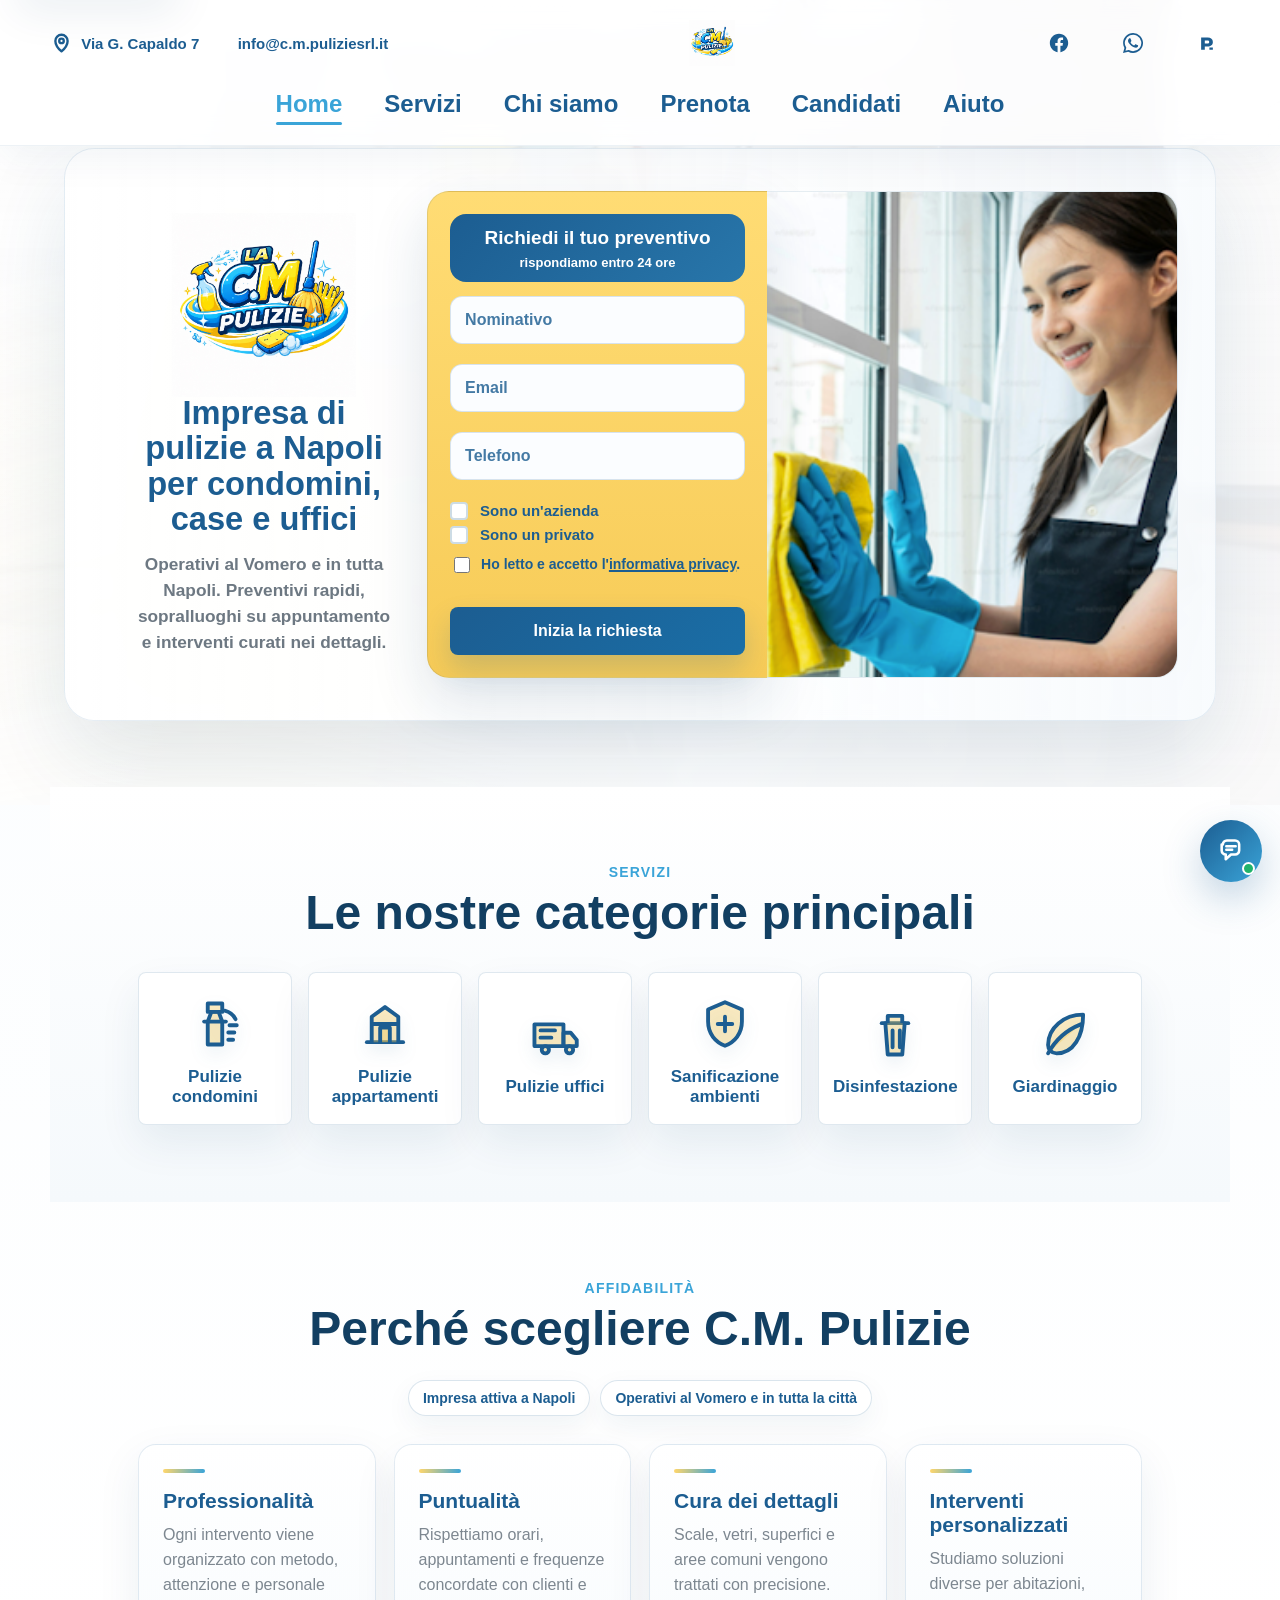
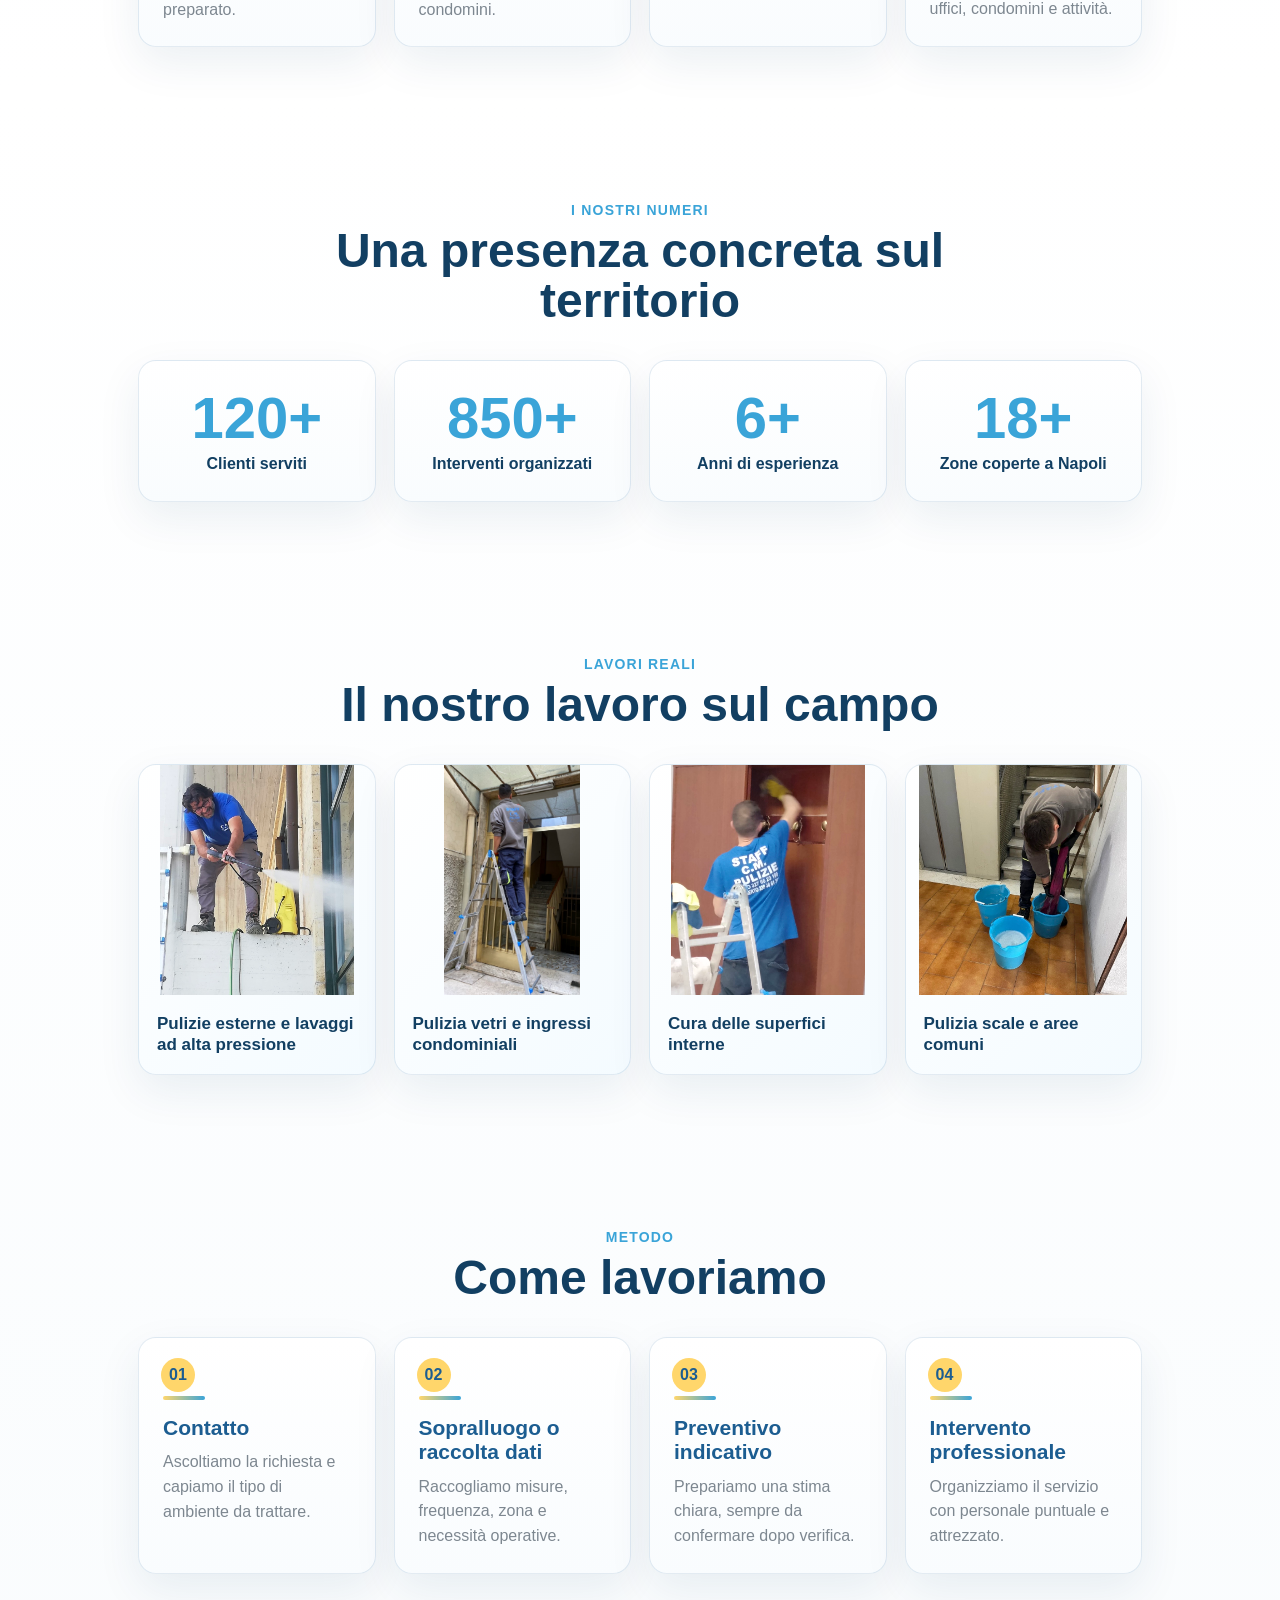
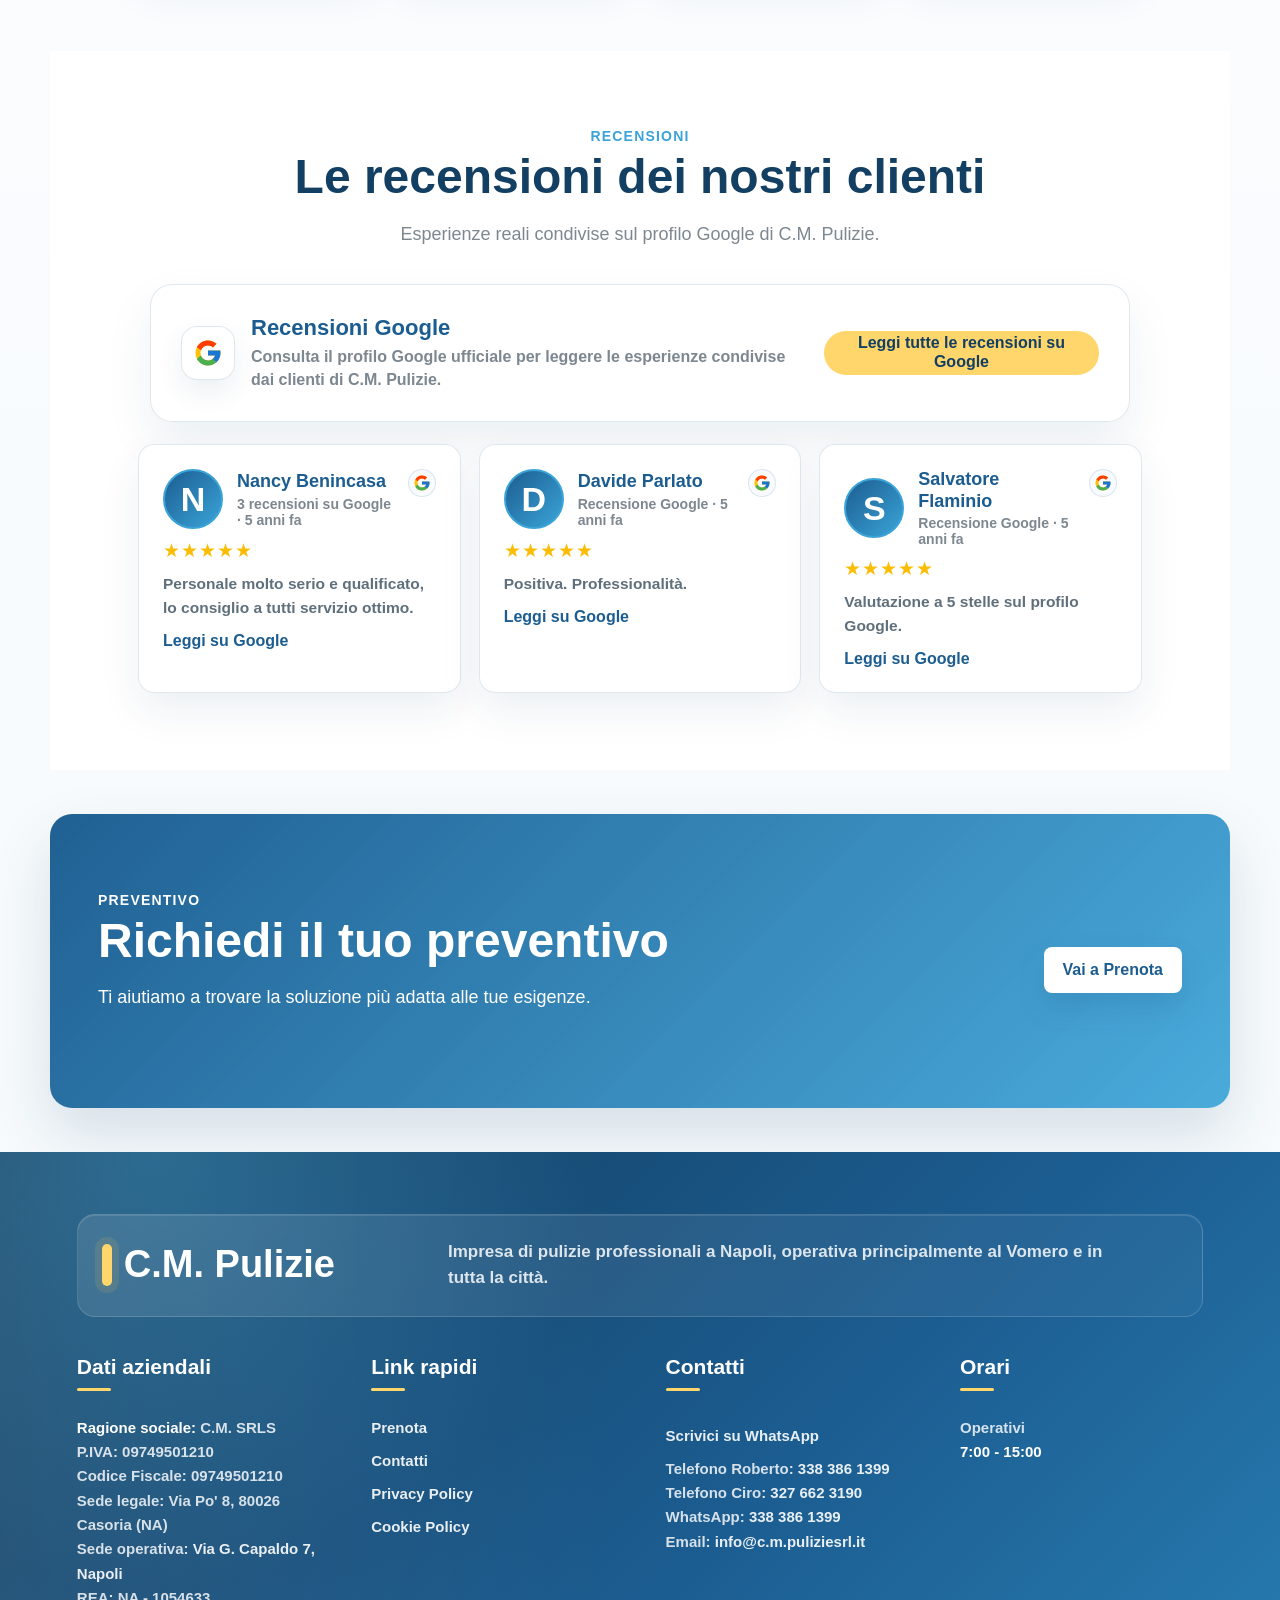
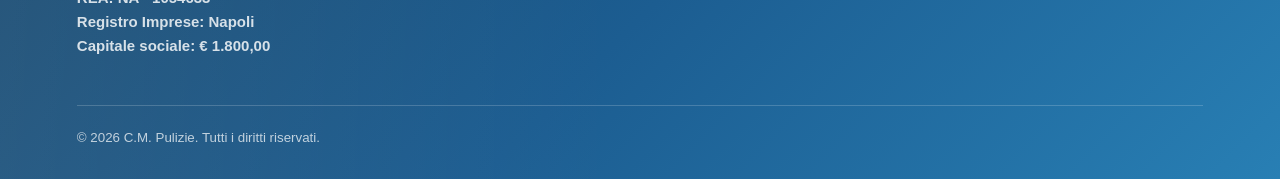
<file: index.html>
<!DOCTYPE html>
<html lang="it">
<head>
  <meta charset="UTF-8" />
  <meta name="viewport" content="width=device-width, initial-scale=1.0" />
  <title>Impresa di pulizie a Napoli | C.M. Pulizie</title>
  <meta name="description" content="C.M. Pulizie offre servizi di pulizia per condomini, case, uffici e attivit&agrave; a Napoli. Richiedi un preventivo senza impegno." />
  <link rel="canonical" href="https://vincenzomec97-ship-it.github.io/cm-pulizie/" />
  <meta property="og:type" content="website" />
  <meta property="og:title" content="Impresa di pulizie a Napoli | C.M. Pulizie" />
  <meta property="og:description" content="Servizi di pulizia per condomini, case, uffici e attivit&agrave; a Napoli. Richiedi un preventivo senza impegno." />
  <meta property="og:url" content="https://vincenzomec97-ship-it.github.io/cm-pulizie/" />
  <meta property="og:image" content="https://vincenzomec97-ship-it.github.io/cm-pulizie/assets/logo-cm-nuovo.png" />
  <meta name="twitter:card" content="summary_large_image" />
  <meta name="twitter:title" content="Impresa di pulizie a Napoli | C.M. Pulizie" />
  <meta name="twitter:description" content="Servizi di pulizia per condomini, case, uffici e attivit&agrave; a Napoli." />
  <meta name="twitter:image" content="https://vincenzomec97-ship-it.github.io/cm-pulizie/assets/logo-cm-nuovo.png" />
  <link rel="stylesheet" href="style.css" />
  <link rel="icon" type="image/png" href="assets/img/favicon.png?v=2" />
  <link rel="apple-touch-icon" href="assets/img/favicon.png?v=2" />
  <link rel="manifest" href="site.webmanifest" />
  <link rel="stylesheet" href="assets/css/chatbot.css" />
</head>
<body class="home-page">
    <a class="skip-link" href="#main-content">Salta al contenuto</a>
  <svg class="svg-sprite" aria-hidden="true" focusable="false">
    <symbol id="icon-location" viewBox="0 0 24 24"><path d="M12 21s7-6.1 7-12a7 7 0 0 0-14 0c0 5.9 7 12 7 12Z" /><circle cx="12" cy="9" r="2.6" /></symbol>
    <symbol id="icon-mail" viewBox="0 0 24 24"><rect x="3" y="5" width="18" height="14" rx="2" /><path d="m4 7 8 6 8-6" /></symbol>
    <symbol id="icon-spray" viewBox="0 0 48 48"><path d="M18 7h12v7H18z" /><path d="M21 14h6l3 8v19H18V22l3-8Z" /><path d="M15 22h18" /><path d="M32 13c4 1 7 3 9 7" /><path d="M36 25h6M35 31h5M35 37h4" /></symbol>
    <symbol id="icon-leaf" viewBox="0 0 48 48"><path d="M39 8C23 8 10 19 10 33c0 4 3 7 7 7 14 0 22-14 22-32Z" /><path d="M10 40c7-13 17-20 27-24" /></symbol>
    <symbol id="icon-build" viewBox="0 0 48 48"><path d="M9 39h30" /><path d="M13 39V18l11-8 11 8v21" /><path d="M20 39V27h8v12" /><path d="M14 24h20" /></symbol>
    <symbol id="icon-move" viewBox="0 0 48 48"><path d="M7 16h24v18H7z" /><path d="M31 23h6l5 6v5H31z" /><circle cx="16" cy="37" r="3" /><circle cx="36" cy="37" r="3" /><path d="M12 21h12M12 27h9" /></symbol>
    <symbol id="icon-trash" viewBox="0 0 48 48"><path d="M13 15h22" /><path d="M18 15V9h12v6" /><path d="m16 15 2 26h12l2-26" /><path d="M22 21v14M28 21v14" /></symbol>
    <symbol id="icon-shield" viewBox="0 0 48 48"><path d="M24 6 38 12v10c0 10-6 17-14 20-8-3-14-10-14-20V12l14-6Z" /><path d="M18 24h12M24 18v12" /></symbol>
  </svg>

  <header class="site-header home-header">
    <div class="top-bar">
      <div class="contact-list">
        <a class="contact-item" href="https://maps.app.goo.gl/mdHLhVkuGk9x565KA?g_st=ic" aria-label="Apri indirizzo su Google Maps" target="_blank" rel="noopener noreferrer"><svg class="top-icon"><use href="#icon-location"></use></svg>Via G. Capaldo 7</a>
        <a class="contact-item" href="mailto:info@c.m.puliziesrl.it" aria-label="Invia email a C.M. Pulizie"><svg class="top-icon"><use href="#icon-mail"></use></svg>info@c.m.puliziesrl.it</a>
      </div>
      <a class="top-logo" href="index.html" aria-label="Vai alla homepage C.M. Pulizie"><img src="assets/logo-cm-nuovo.png" alt="C.M. Pulizie" /></a>
      <div class="social-list" aria-label="Collegamenti aziendali"><a class="top-social-link facebook-link" href="https://www.facebook.com/share/1avRifo9CY/?mibextid=wwXIfr" aria-label="Apri la pagina Facebook C.M. Pulizie" title="Facebook" target="_blank" rel="noopener noreferrer"><svg class="social-icon social-icon-facebook" viewBox="0 0 24 24" aria-hidden="true" focusable="false"><path d="M22 12.06C22 6.5 17.52 2 12 2S2 6.5 2 12.06c0 5.02 3.66 9.18 8.44 9.94v-7.03H7.9v-2.91h2.54V9.84c0-2.52 1.49-3.91 3.77-3.91 1.09 0 2.23.2 2.23.2v2.47h-1.26c-1.24 0-1.63.78-1.63 1.57v1.89h2.77l-.44 2.91h-2.33V22C18.34 21.24 22 17.08 22 12.06Z"/></svg></a><a class="top-social-link whatsapp-link" href="https://wa.me/393383861399?text=Buongiorno%2C%20vorrei%20ricevere%20informazioni%20sui%20servizi%20di%20C.M.%20Pulizie." aria-label="Contatta C.M. Pulizie su WhatsApp" title="WhatsApp" target="_blank" rel="noopener noreferrer"><svg class="social-icon social-icon-whatsapp" viewBox="0 0 24 24" aria-hidden="true" focusable="false"><path d="M20.52 3.48A11.86 11.86 0 0 0 12.06 0C5.47 0 .11 5.36.11 11.95c0 2.1.55 4.16 1.6 5.97L0 24l6.23-1.63a11.95 11.95 0 0 0 5.83 1.49h.01c6.59 0 11.95-5.36 11.95-11.95 0-3.19-1.24-6.19-3.5-8.43ZM12.07 21.84h-.01a9.9 9.9 0 0 1-5.04-1.38l-.36-.21-3.7.97.99-3.61-.23-.37a9.9 9.9 0 1 1 8.35 4.6Zm5.43-7.42c-.3-.15-1.76-.87-2.03-.97-.27-.1-.47-.15-.67.15-.2.3-.77.97-.94 1.17-.17.2-.35.22-.64.07-.3-.15-1.26-.46-2.4-1.47-.89-.79-1.49-1.77-1.66-2.07-.17-.3-.02-.46.13-.61.13-.13.3-.35.45-.52.15-.17.2-.3.3-.5.1-.2.05-.37-.02-.52-.07-.15-.67-1.62-.92-2.22-.24-.58-.49-.5-.67-.51h-.57c-.2 0-.52.07-.79.37-.27.3-1.04 1.02-1.04 2.49s1.07 2.89 1.22 3.09c.15.2 2.1 3.2 5.08 4.49.71.31 1.26.49 1.69.63.71.23 1.36.2 1.87.12.57-.09 1.76-.72 2-1.42.25-.7.25-1.3.17-1.42-.07-.13-.27-.2-.57-.35Z"/></svg></a><a class="top-social-link yellow-pages-link" href="https://share.google/8ZzKNl85I47vZyRSR" data-yellow-pages-link aria-label="Apri la pagina di C.M. Pulizie su Pagine Gialle" title="Pagine Gialle" target="_blank" rel="noopener noreferrer"><svg class="social-icon social-icon-pagine-gialle" viewBox="0 0 120 120" aria-hidden="true" focusable="false"><rect width="120" height="120" rx="24" fill="#F6D51F"/><path d="M28 30h36c17 0 28 9 28 24s-11 25-29 25H48v18H28V30Zm20 16v17h14c6 0 10-3 10-9s-4-8-10-8H48Z" fill="#1D1D1B"/><path d="M73 84h19v13H73z" fill="#1D1D1B"/></svg></a></div>
    </div>
    <button class="nav-toggle" type="button" aria-label="Apri menu principale" aria-controls="mainMenu" aria-expanded="false">
      <span></span>
      <span></span>
      <span></span>
    </button>
    <nav id="mainMenu" class="main-menu" aria-label="Menu principale">
      <a href="index.html" aria-current="page">Home</a>
      <a href="servizi.html">Servizi</a>
      <a href="chi-siamo.html">Chi siamo</a>
      <a href="prenota.html">Prenota</a>
      <a href="candidati.html">Candidati</a>
      <a href="aiuto.html">Aiuto</a>
    </nav>
  </header>

  <main id="main-content">
    <section class="hero hero-home">
      <div class="hero-inner">
        <div class="brand-block">
          <div class="logo-mark logo-mark-reference" aria-hidden="true"><img src="assets/logo-cm-nuovo.png" alt="" /></div>
          <h1 class="brand-name">Impresa di pulizie a Napoli per condomini, case e uffici</h1>
          <p class="brand-payoff">Operativi al Vomero e in tutta Napoli. Preventivi rapidi, sopralluoghi su appuntamento e interventi curati nei dettagli.</p>
        </div>

        <form class="quote-form" id="quoteForm" action="prenota.html" novalidate>
          <div class="quote-heading">
            <h2>Richiedi il tuo preventivo</h2>
            <p>rispondiamo entro 24 ore</p>
          </div>
          <div class="form-fields">
            <label class="sr-only" for="name">Nominativo</label>
            <input id="name" name="name" type="text" placeholder="Nominativo" autocomplete="name" aria-describedby="homeNameError" required />
            <span class="field-error" id="homeNameError" aria-live="polite"></span>
            <label class="sr-only" for="email">Email</label>
            <input id="email" name="email" type="email" placeholder="Email" autocomplete="email" aria-describedby="homeEmailError" required />
            <span class="field-error" id="homeEmailError" aria-live="polite"></span>
            <label class="sr-only" for="phone">Telefono</label>
            <input id="phone" name="phone" type="tel" inputmode="tel" placeholder="Telefono" autocomplete="tel" aria-describedby="homePhoneError" required />
            <span class="field-error" id="homePhoneError" aria-live="polite"></span>
          </div>
          <div class="customer-type" role="group" aria-label="Tipo cliente" aria-describedby="homeCustomerTypeError">
            <label><input type="checkbox" name="customerType" value="azienda" /><span>Sono un'azienda</span></label>
            <label><input type="checkbox" name="customerType" value="privato" /><span>Sono un privato</span></label>
          </div>
          <span class="field-error" id="homeCustomerTypeError" aria-live="polite"></span>
          <label class="privacy-check"><input id="homePrivacyConsent" name="privacy" type="checkbox" value="accettata" required /> <span>Ho letto e accetto l'<a href="privacy.html">informativa privacy</a>.</span></label>
          <span class="field-error" id="homePrivacyError" aria-live="polite"></span>
          <p class="form-feedback quote-feedback" id="quoteFeedback" aria-live="polite" hidden></p>
          <button type="submit">Inizia la richiesta</button>
        </form>

        <div class="hero-photo"><img src="assets/hero-pulizie.jpg" alt="Professionista C.M. Pulizie al lavoro" /></div>
      </div>
    </section>

    <section class="services-strip content-section reveal" aria-labelledby="services-title">
      <div class="section-head">
        <span>Servizi</span>
        <h2 id="services-title">Le nostre categorie principali</h2>
      </div>
      <div class="service-bar" aria-label="Servizi principali">
        <article class="service-item"><svg class="service-icon"><use href="#icon-spray"></use></svg><a href="servizi.html">Pulizie condomini</a></article>
        <article class="service-item"><svg class="service-icon"><use href="#icon-build"></use></svg><a href="servizi.html">Pulizie appartamenti</a></article>
        <article class="service-item"><svg class="service-icon"><use href="#icon-move"></use></svg><a href="servizi.html">Pulizie uffici</a></article>
        <article class="service-item"><svg class="service-icon"><use href="#icon-shield"></use></svg><a href="servizi.html">Sanificazione ambienti</a></article>
        <article class="service-item"><svg class="service-icon"><use href="#icon-trash"></use></svg><a href="servizi.html">Disinfestazione</a></article>
        <article class="service-item"><svg class="service-icon"><use href="#icon-leaf"></use></svg><a href="servizi.html">Giardinaggio</a></article>
      </div>
    </section>

    <section class="content-section trust-section reveal" aria-labelledby="trust-title">
      <div class="section-head">
        <span>Affidabilit&agrave;</span>
        <h2 id="trust-title">Perch&eacute; scegliere C.M. Pulizie</h2>
      </div>
      <div class="badge-row" aria-label="Presenza sul territorio">
        <span class="trust-badge">Impresa attiva a Napoli</span>
        <span class="trust-badge">Operativi al Vomero e in tutta la citt&agrave;</span>
      </div>
      <div class="feature-grid">
        <article class="feature-card reveal"><strong>Professionalit&agrave;</strong><p>Ogni intervento viene organizzato con metodo, attenzione e personale preparato.</p></article>
        <article class="feature-card reveal"><strong>Puntualit&agrave;</strong><p>Rispettiamo orari, appuntamenti e frequenze concordate con clienti e condomini.</p></article>
        <article class="feature-card reveal"><strong>Cura dei dettagli</strong><p>Scale, vetri, superfici e aree comuni vengono trattati con precisione.</p></article>
        <article class="feature-card reveal"><strong>Interventi personalizzati</strong><p>Studiamo soluzioni diverse per abitazioni, uffici, condomini e attivit&agrave;.</p></article>
      </div>
    </section>

    <section class="content-section metrics-section reveal" aria-labelledby="metrics-title">
      <div class="section-head">
        <span>I nostri numeri</span>
        <h2 id="metrics-title">Una presenza concreta sul territorio</h2>
      </div>
      <div class="metric-grid">
        <article class="metric-card"><strong data-count="120">0</strong><span>Clienti serviti</span></article>
        <article class="metric-card"><strong data-count="850">0</strong><span>Interventi organizzati</span></article>
        <article class="metric-card"><strong data-count="6">0</strong><span>Anni di esperienza</span></article>
        <article class="metric-card"><strong data-count="18">0</strong><span>Zone coperte a Napoli</span></article>
      </div>
    </section>

    <section class="content-section gallery-section reveal" aria-labelledby="works-title">
      <div class="section-head">
        <span>Lavori reali</span>
        <h2 id="works-title">Il nostro lavoro sul campo</h2>
      </div>
      <div class="work-gallery">
        <article class="work-card reveal"><img src="assets/extra.jpeg?v=20260615" alt="Pulizie esterne e lavaggi ad alta pressione" /><div><strong>Pulizie esterne e lavaggi ad alta pressione</strong></div></article>
        <article class="work-card reveal"><img src="assets/pulizia-vetri-scala.jpeg" alt="Pulizia vetri in ingresso condominiale" /><div><strong>Pulizia vetri e ingressi condominiali</strong></div></article>
        <article class="work-card reveal"><img src="assets/pulizia-mobile-legno.jpeg" alt="Cura di una superficie interna in legno" /><div><strong>Cura delle superfici interne</strong></div></article>
        <article class="work-card reveal"><img src="assets/pulizia-scale-secchi.jpeg" alt="Pulizia scale con attrezzature professionali" /><div><strong>Pulizia scale e aree comuni</strong></div></article>
      </div>
    </section>

    <section class="content-section process-section reveal" aria-labelledby="process-title">
      <div class="section-head">
        <span>Metodo</span>
        <h2 id="process-title">Come lavoriamo</h2>
      </div>
      <div class="process-grid">
        <article><span>01</span><strong>Contatto</strong><p>Ascoltiamo la richiesta e capiamo il tipo di ambiente da trattare.</p></article>
        <article><span>02</span><strong>Sopralluogo o raccolta dati</strong><p>Raccogliamo misure, frequenza, zona e necessit&agrave; operative.</p></article>
        <article><span>03</span><strong>Preventivo indicativo</strong><p>Prepariamo una stima chiara, sempre da confermare dopo verifica.</p></article>
        <article><span>04</span><strong>Intervento professionale</strong><p>Organizziamo il servizio con personale puntuale e attrezzato.</p></article>
      </div>
    </section>

    <section class="client-section content-section reveal" aria-labelledby="client-title">
      <div class="section-head">
        <span>Recensioni</span>
        <h2 id="client-title">Le recensioni dei nostri clienti</h2>
        <p>Esperienze reali condivise sul profilo Google di C.M. Pulizie.</p>
      </div>
      <div class="google-review-panel google-review-panel-single">
        <div class="google-review-intro">
          <span class="google-mark" aria-hidden="true"><img class="google-icon" src="assets/brands/google-g.svg" alt="" aria-hidden="true" width="30" height="30" /></span>
          <div>
            <strong>Recensioni Google</strong>
            <p>Consulta il profilo Google ufficiale per leggere le esperienze condivise dai clienti di C.M. Pulizie.</p>
          </div>
        </div>
        <div class="google-review-actions">
          <a href="https://www.google.com/search?client=ms-opera-touch-iphone&amp;hs=nh6p&amp;sca_esv=25bb37eb50603e0c&amp;espv=1&amp;channel=new&amp;hl=it-IT&amp;uds=AJ5uw1_a2D0D09lxm8gpKKOTUn4r7WzSgXPw8vZp-ZKBAgd1k-ayGX4w34iN71tNSY4IqzRjIQ2NvM6Ebv10LZqWjFY4t-2JYLdEZaZXG9pF6aYMixV8RVZDSVJbQ4N96T386ExL0ggFrkV3YWWQB8oiuHXLtrFyIn6wMATP4jJO-6MS7sJmjWI&amp;q=C.M.+Pulizie+Recensioni&amp;si=APenkKm7iecQ4G6P-TsbSMFKIQtv3EFIqRAFw-i8uEbk55Z-_2I8qmC2BIDCDjXqkyDwndaRZtejePzDh7IX2dUWSBtkuCLwvtGi-Oew2PjWV-1B3exQSlfo6V3wbjEsu3HvXYlkuw5Z&amp;sa=X&amp;ved=2ahUKEwjqi_CH_ZOVAxV4gv0HHTc_MYcQ_4MLegQILhAO&amp;biw=963&amp;bih=704&amp;dpr=1.25" data-google-reviews-link aria-label="Leggi tutte le recensioni Google di C.M. Pulizie" target="_blank" rel="noopener noreferrer">Leggi tutte le recensioni su Google</a>
        </div>
      </div>
      <div class="testimonials-grid google-style-reviews" aria-label="Recensioni clienti C.M. Pulizie">
        <article class="google-review-card">
          <div class="google-review-head">
            <span class="initial-avatar" aria-hidden="true">N</span>
            <div>
              <strong>Nancy Benincasa</strong>
              <span>3 recensioni su Google &middot; 5 anni fa</span>
            </div>
            <span class="google-mini" aria-hidden="true"><img class="google-icon" src="assets/brands/google-g.svg" alt="" aria-hidden="true" width="18" height="18" /></span>
          </div>
          <div class="google-stars" aria-label="Valutazione: 5 stelle su 5">&#9733;&#9733;&#9733;&#9733;&#9733;</div>
          <p class="review-comment">Personale molto serio e qualificato, lo consiglio a tutti servizio ottimo.</p>
          <a class="google-read-link" href="https://www.google.com/search?client=ms-opera-touch-iphone&amp;hs=nh6p&amp;sca_esv=25bb37eb50603e0c&amp;espv=1&amp;channel=new&amp;hl=it-IT&amp;uds=AJ5uw1_a2D0D09lxm8gpKKOTUn4r7WzSgXPw8vZp-ZKBAgd1k-ayGX4w34iN71tNSY4IqzRjIQ2NvM6Ebv10LZqWjFY4t-2JYLdEZaZXG9pF6aYMixV8RVZDSVJbQ4N96T386ExL0ggFrkV3YWWQB8oiuHXLtrFyIn6wMATP4jJO-6MS7sJmjWI&amp;q=C.M.+Pulizie+Recensioni&amp;si=APenkKm7iecQ4G6P-TsbSMFKIQtv3EFIqRAFw-i8uEbk55Z-_2I8qmC2BIDCDjXqkyDwndaRZtejePzDh7IX2dUWSBtkuCLwvtGi-Oew2PjWV-1B3exQSlfo6V3wbjEsu3HvXYlkuw5Z&amp;sa=X&amp;ved=2ahUKEwjqi_CH_ZOVAxV4gv0HHTc_MYcQ_4MLegQILhAO&amp;biw=963&amp;bih=704&amp;dpr=1.25" target="_blank" rel="noopener noreferrer">Leggi su Google</a>
        </article>
        <article class="google-review-card">
          <div class="google-review-head">
            <span class="initial-avatar" aria-hidden="true">D</span>
            <div>
              <strong>Davide Parlato</strong>
              <span>Recensione Google &middot; 5 anni fa</span>
            </div>
            <span class="google-mini" aria-hidden="true"><img class="google-icon" src="assets/brands/google-g.svg" alt="" aria-hidden="true" width="18" height="18" /></span>
          </div>
          <div class="google-stars" aria-label="Valutazione: 5 stelle su 5">&#9733;&#9733;&#9733;&#9733;&#9733;</div>
          <p class="review-comment">Positiva. Professionalit&agrave;.</p>
          <a class="google-read-link" href="https://www.google.com/search?client=ms-opera-touch-iphone&amp;hs=nh6p&amp;sca_esv=25bb37eb50603e0c&amp;espv=1&amp;channel=new&amp;hl=it-IT&amp;uds=AJ5uw1_a2D0D09lxm8gpKKOTUn4r7WzSgXPw8vZp-ZKBAgd1k-ayGX4w34iN71tNSY4IqzRjIQ2NvM6Ebv10LZqWjFY4t-2JYLdEZaZXG9pF6aYMixV8RVZDSVJbQ4N96T386ExL0ggFrkV3YWWQB8oiuHXLtrFyIn6wMATP4jJO-6MS7sJmjWI&amp;q=C.M.+Pulizie+Recensioni&amp;si=APenkKm7iecQ4G6P-TsbSMFKIQtv3EFIqRAFw-i8uEbk55Z-_2I8qmC2BIDCDjXqkyDwndaRZtejePzDh7IX2dUWSBtkuCLwvtGi-Oew2PjWV-1B3exQSlfo6V3wbjEsu3HvXYlkuw5Z&amp;sa=X&amp;ved=2ahUKEwjqi_CH_ZOVAxV4gv0HHTc_MYcQ_4MLegQILhAO&amp;biw=963&amp;bih=704&amp;dpr=1.25" target="_blank" rel="noopener noreferrer">Leggi su Google</a>
        </article>
        <article class="google-review-card">
          <div class="google-review-head">
            <span class="initial-avatar" aria-hidden="true">S</span>
            <div>
              <strong>Salvatore Flaminio</strong>
              <span>Recensione Google &middot; 5 anni fa</span>
            </div>
            <span class="google-mini" aria-hidden="true"><img class="google-icon" src="assets/brands/google-g.svg" alt="" aria-hidden="true" width="18" height="18" /></span>
          </div>
          <div class="google-stars" aria-label="Valutazione: 5 stelle su 5">&#9733;&#9733;&#9733;&#9733;&#9733;</div>
          <p class="review-comment">Valutazione a 5 stelle sul profilo Google.</p>
          <a class="google-read-link" href="https://www.google.com/search?client=ms-opera-touch-iphone&amp;hs=nh6p&amp;sca_esv=25bb37eb50603e0c&amp;espv=1&amp;channel=new&amp;hl=it-IT&amp;uds=AJ5uw1_a2D0D09lxm8gpKKOTUn4r7WzSgXPw8vZp-ZKBAgd1k-ayGX4w34iN71tNSY4IqzRjIQ2NvM6Ebv10LZqWjFY4t-2JYLdEZaZXG9pF6aYMixV8RVZDSVJbQ4N96T386ExL0ggFrkV3YWWQB8oiuHXLtrFyIn6wMATP4jJO-6MS7sJmjWI&amp;q=C.M.+Pulizie+Recensioni&amp;si=APenkKm7iecQ4G6P-TsbSMFKIQtv3EFIqRAFw-i8uEbk55Z-_2I8qmC2BIDCDjXqkyDwndaRZtejePzDh7IX2dUWSBtkuCLwvtGi-Oew2PjWV-1B3exQSlfo6V3wbjEsu3HvXYlkuw5Z&amp;sa=X&amp;ved=2ahUKEwjqi_CH_ZOVAxV4gv0HHTc_MYcQ_4MLegQILhAO&amp;biw=963&amp;bih=704&amp;dpr=1.25" target="_blank" rel="noopener noreferrer">Leggi su Google</a>
        </article>
      </div>
    </section>

    <section class="content-section final-cta reveal" aria-labelledby="home-cta-title">
      <div>
        <span class="eyebrow">Preventivo</span>
        <h2 id="home-cta-title">Richiedi il tuo preventivo</h2>
        <p>Ti aiutiamo a trovare la soluzione pi&ugrave; adatta alle tue esigenze.</p>
      </div>
      <a class="primary-cta" href="prenota.html">Vai a Prenota</a>
    </section>

  </main>

      <footer class="site-footer rich-footer">
    <div class="footer-brand">
      <strong>C.M. Pulizie</strong>
      <p>Impresa di pulizie professionali a Napoli, operativa principalmente al Vomero e in tutta la citt&agrave;.</p>
    </div>
    <div class="footer-col">
      <h2>Dati aziendali</h2>
      <p><strong>Ragione sociale:</strong> C.M. SRLS<br />P.IVA: 09749501210<br />Codice Fiscale: 09749501210<br />Sede legale: Via Po' 8, 80026 Casoria (NA)<br />Sede operativa: <a href="https://maps.app.goo.gl/mdHLhVkuGk9x565KA?g_st=ic" aria-label="Apri Via G. Capaldo 7 su Google Maps" target="_blank" rel="noopener noreferrer">Via G. Capaldo 7, Napoli</a><br />REA: NA - 1054633<br />Registro Imprese: Napoli<br />Capitale sociale: &euro; 1.800,00</p>
    </div>
    <div class="footer-col">
      <h2>Link rapidi</h2>
      <a href="prenota.html">Prenota</a>
      <a href="mailto:info@c.m.puliziesrl.it">Contatti</a>
      <a href="privacy.html">Privacy Policy</a>
      <a href="cookie.html">Cookie Policy</a>
    </div>
    <div class="footer-col">
      <h2>Contatti</h2>
      <a class="footer-cta" href="https://wa.me/393383861399" aria-label="Contatta C.M. Pulizie su WhatsApp al 3383861399" target="_blank" rel="noopener noreferrer">Scrivici su WhatsApp</a>
      <p class="footer-phone-list">Telefono Roberto: <a href="tel:+393383861399" aria-label="Chiama Roberto al 338 386 1399">338 386 1399</a><br />Telefono Ciro: <a href="tel:+393276623190" aria-label="Chiama Ciro al 327 662 3190">327 662 3190</a><br />WhatsApp: <a href="https://wa.me/393383861399" target="_blank" rel="noopener noreferrer">338 386 1399</a><br />Email: <a href="mailto:info@c.m.puliziesrl.it" aria-label="Invia email a C.M. Pulizie">info@c.m.puliziesrl.it</a></p>
    </div>
    <div class="footer-col footer-hours-col">
      <h2>Orari</h2>
      <p class="footer-hours">Operativi<br /><strong>7:00 - 15:00</strong></p>
    </div>
    <small>&copy; 2026 C.M. Pulizie. Tutti i diritti riservati.</small>
  </footer>
  <script src="assets/js/config.js"></script>
  <script src="script.js"></script>
  <script src="assets/js/chatbot.js" defer></script>
</body>
</html>
</file>
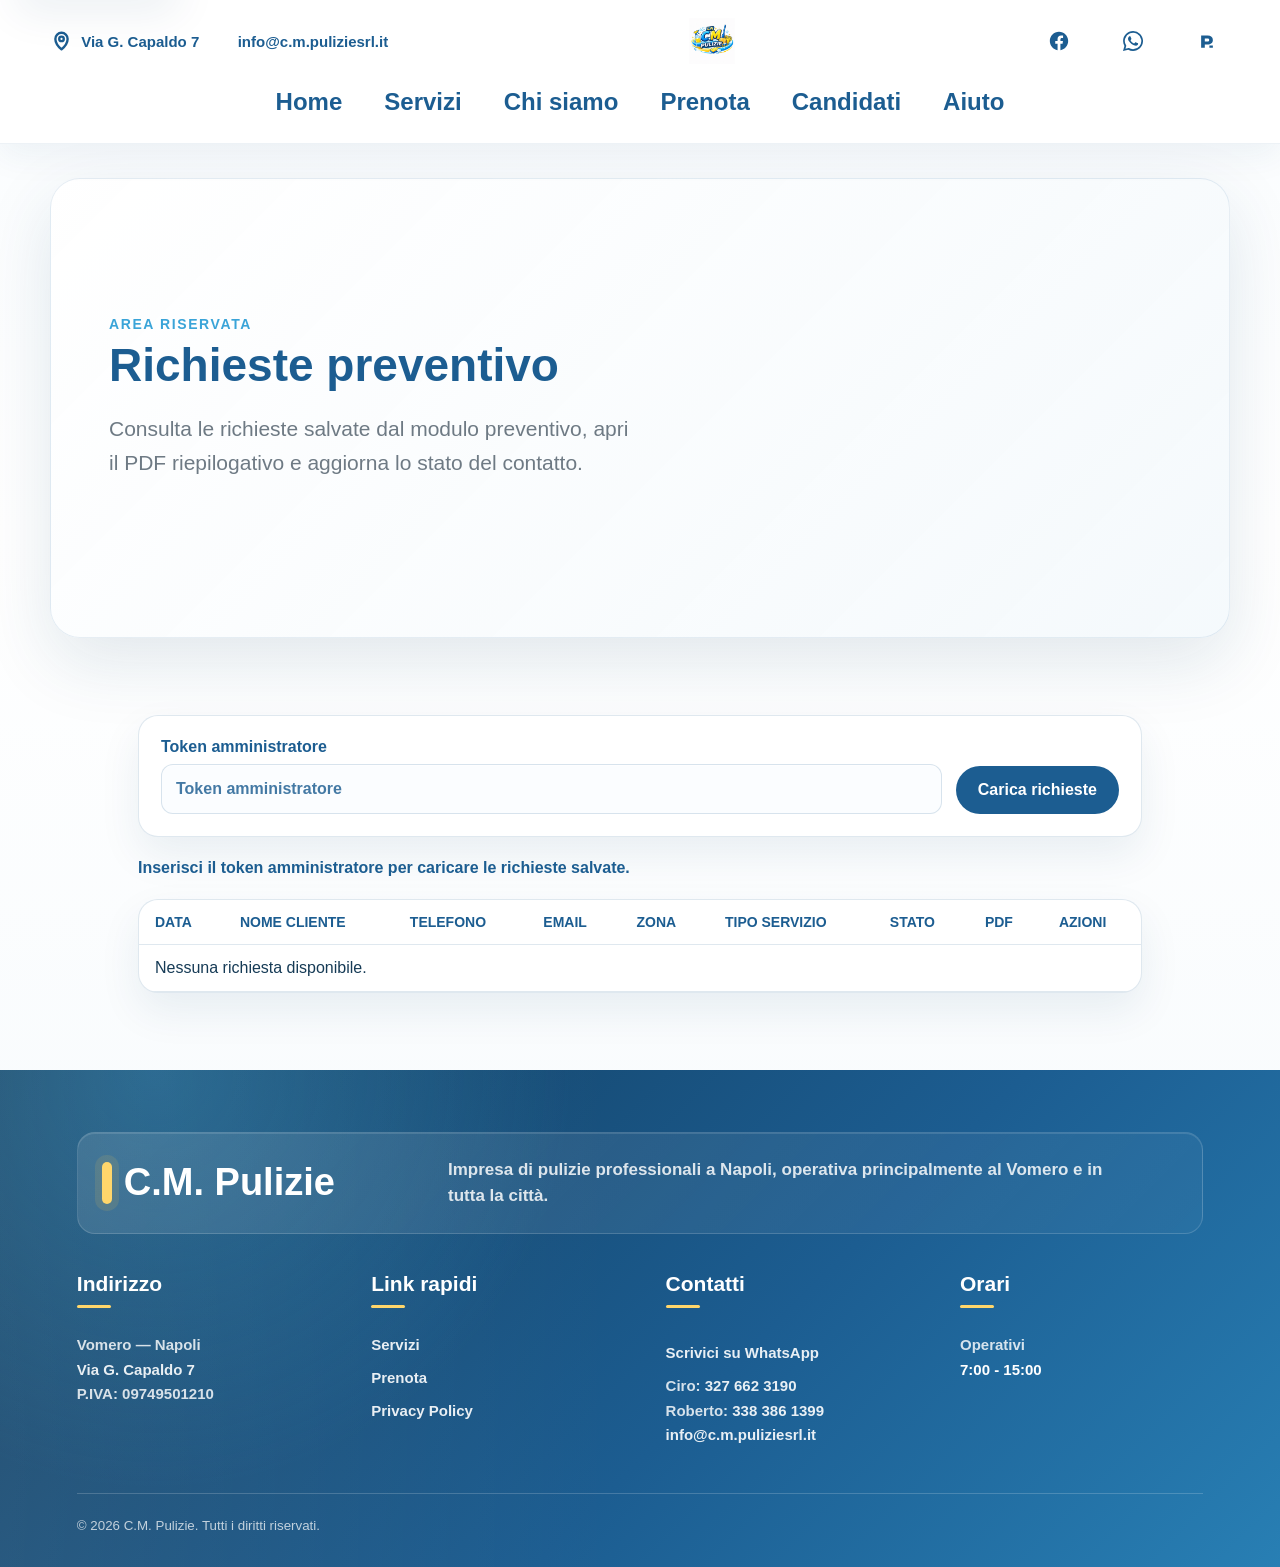
<file: admin.html>
<!DOCTYPE html>
<html lang="it">
<head>
  <meta charset="UTF-8" />
  <meta name="viewport" content="width=device-width, initial-scale=1.0" />
  <title>Admin richieste | C.M. Pulizie</title>
  <meta name="description" content="Area riservata C.M. Pulizie per consultare le richieste di preventivo tramite endpoint protetto." />
  <meta name="robots" content="noindex, nofollow" />
  <link rel="stylesheet" href="style.css" />
  <link rel="icon" type="image/png" href="assets/img/favicon.png?v=2" />
  <link rel="apple-touch-icon" href="assets/img/favicon.png?v=2" />
  <link rel="manifest" href="site.webmanifest" />
</head>
<body>
    <a class="skip-link" href="#main-content">Salta al contenuto</a>
  <svg class="svg-sprite" aria-hidden="true" focusable="false">
    <symbol id="icon-location" viewBox="0 0 24 24"><path d="M12 21s7-6.1 7-12a7 7 0 0 0-14 0c0 5.9 7 12 7 12Z" /><circle cx="12" cy="9" r="2.6" /></symbol>
    <symbol id="icon-mail" viewBox="0 0 24 24"><rect x="3" y="5" width="18" height="14" rx="2" /><path d="m4 7 8 6 8-6" /></symbol>
  </svg>

  <header class="site-header">
    <div class="top-bar">
      <div class="contact-list">
        <a class="contact-item" href="https://maps.app.goo.gl/mdHLhVkuGk9x565KA?g_st=ic" aria-label="Apri indirizzo su Google Maps" target="_blank" rel="noopener noreferrer"><svg class="top-icon"><use href="#icon-location"></use></svg>Via G. Capaldo 7</a>
        <a class="contact-item" href="mailto:info@c.m.puliziesrl.it" aria-label="Invia email a C.M. Pulizie"><svg class="top-icon"><use href="#icon-mail"></use></svg>info@c.m.puliziesrl.it</a>
      </div>
      <a class="top-logo" href="index.html" aria-label="Vai alla homepage C.M. Pulizie"><img src="assets/logo-cm-nuovo.png" alt="C.M. Pulizie" /></a>
      <div class="social-list" aria-label="Collegamenti aziendali"><a class="top-social-link facebook-link" href="https://www.facebook.com/share/1avRifo9CY/?mibextid=wwXIfr" aria-label="Apri la pagina Facebook C.M. Pulizie" title="Facebook" target="_blank" rel="noopener noreferrer"><svg class="social-icon social-icon-facebook" viewBox="0 0 24 24" aria-hidden="true" focusable="false"><path d="M22 12.06C22 6.5 17.52 2 12 2S2 6.5 2 12.06c0 5.02 3.66 9.18 8.44 9.94v-7.03H7.9v-2.91h2.54V9.84c0-2.52 1.49-3.91 3.77-3.91 1.09 0 2.23.2 2.23.2v2.47h-1.26c-1.24 0-1.63.78-1.63 1.57v1.89h2.77l-.44 2.91h-2.33V22C18.34 21.24 22 17.08 22 12.06Z"/></svg></a><a class="top-social-link whatsapp-link" href="https://wa.me/393383861399?text=Buongiorno%2C%20vorrei%20ricevere%20informazioni%20sui%20servizi%20di%20C.M.%20Pulizie." aria-label="Contatta C.M. Pulizie su WhatsApp" title="WhatsApp" target="_blank" rel="noopener noreferrer"><svg class="social-icon social-icon-whatsapp" viewBox="0 0 24 24" aria-hidden="true" focusable="false"><path d="M20.52 3.48A11.86 11.86 0 0 0 12.06 0C5.47 0 .11 5.36.11 11.95c0 2.1.55 4.16 1.6 5.97L0 24l6.23-1.63a11.95 11.95 0 0 0 5.83 1.49h.01c6.59 0 11.95-5.36 11.95-11.95 0-3.19-1.24-6.19-3.5-8.43ZM12.07 21.84h-.01a9.9 9.9 0 0 1-5.04-1.38l-.36-.21-3.7.97.99-3.61-.23-.37a9.9 9.9 0 1 1 8.35 4.6Zm5.43-7.42c-.3-.15-1.76-.87-2.03-.97-.27-.1-.47-.15-.67.15-.2.3-.77.97-.94 1.17-.17.2-.35.22-.64.07-.3-.15-1.26-.46-2.4-1.47-.89-.79-1.49-1.77-1.66-2.07-.17-.3-.02-.46.13-.61.13-.13.3-.35.45-.52.15-.17.2-.3.3-.5.1-.2.05-.37-.02-.52-.07-.15-.67-1.62-.92-2.22-.24-.58-.49-.5-.67-.51h-.57c-.2 0-.52.07-.79.37-.27.3-1.04 1.02-1.04 2.49s1.07 2.89 1.22 3.09c.15.2 2.1 3.2 5.08 4.49.71.31 1.26.49 1.69.63.71.23 1.36.2 1.87.12.57-.09 1.76-.72 2-1.42.25-.7.25-1.3.17-1.42-.07-.13-.27-.2-.57-.35Z"/></svg></a><a class="top-social-link yellow-pages-link" href="https://share.google/8ZzKNl85I47vZyRSR" data-yellow-pages-link aria-label="Apri la pagina di C.M. Pulizie su Pagine Gialle" title="Pagine Gialle" target="_blank" rel="noopener noreferrer"><svg class="social-icon social-icon-pagine-gialle" viewBox="0 0 120 120" aria-hidden="true" focusable="false"><rect width="120" height="120" rx="24" fill="#F6D51F"/><path d="M28 30h36c17 0 28 9 28 24s-11 25-29 25H48v18H28V30Zm20 16v17h14c6 0 10-3 10-9s-4-8-10-8H48Z" fill="#1D1D1B"/><path d="M73 84h19v13H73z" fill="#1D1D1B"/></svg></a></div>
    </div>
    <button class="nav-toggle" type="button" aria-label="Apri menu principale" aria-controls="mainMenu" aria-expanded="false"><span></span><span></span><span></span></button>
    <nav id="mainMenu" class="main-menu" aria-label="Menu principale"><a href="index.html">Home</a><a href="servizi.html">Servizi</a><a href="chi-siamo.html">Chi siamo</a><a href="prenota.html">Prenota</a><a href="candidati.html">Candidati</a><a href="aiuto.html">Aiuto</a></nav>
  </header>

  <main id="main-content">
    <section class="page-hero compact-hero">
      <div>
        <span>Area riservata</span>
        <h1>Richieste preventivo</h1>
        <p>Consulta le richieste salvate dal modulo preventivo, apri il PDF riepilogativo e aggiorna lo stato del contatto.</p>
      </div>
    </section>

    <section class="content-section admin-panel reveal">
      <form id="adminLoadForm" class="admin-auth">
        <label class="field-label">Token amministratore
          <input type="password" name="adminToken" placeholder="Token amministratore" autocomplete="off" />
        </label>
        <button type="submit">Carica richieste</button>
      </form>
      <p id="adminFeedback" class="form-feedback">Inserisci il token amministratore per caricare le richieste salvate.</p>

      <div class="admin-table-wrap">
        <table class="admin-table">
          <thead>
            <tr>
              <th>Data</th>
              <th>Nome cliente</th>
              <th>Telefono</th>
              <th>Email</th>
              <th>Zona</th>
              <th>Tipo servizio</th>
              <th>Stato</th>
              <th>PDF</th>
              <th>Azioni</th>
            </tr>
          </thead>
          <tbody id="adminRequestsBody"></tbody>
        </table>
      </div>

      <pre id="adminDetail" class="admin-detail" hidden></pre>
    </section>
  </main>

  <footer class="site-footer rich-footer">
    <div class="footer-brand"><strong>C.M. Pulizie</strong><p>Impresa di pulizie professionali a Napoli, operativa principalmente al Vomero e in tutta la citt&agrave;.</p></div>
<div class="footer-col"><h2>Indirizzo</h2><p>Vomero &mdash; Napoli<br /><a href="https://maps.app.goo.gl/mdHLhVkuGk9x565KA?g_st=ic" aria-label="Apri Via G. Capaldo 7 su Google Maps" target="_blank" rel="noopener noreferrer">Via G. Capaldo 7</a><br />P.IVA: 09749501210</p></div>
    <div class="footer-col"><h2>Link rapidi</h2><a href="servizi.html">Servizi</a><a href="prenota.html">Prenota</a><a href="privacy.html">Privacy Policy</a></div>
<div class="footer-col"><h2>Contatti</h2><a class="footer-cta" href="https://wa.me/393383861399" target="_blank" rel="noopener noreferrer">Scrivici su WhatsApp</a><p class="footer-phone-list">Ciro: <a href="tel:+393276623190" aria-label="Chiama Ciro al 327 662 3190">327 662 3190</a><br />Roberto: <a href="tel:+393383861399" aria-label="Chiama Roberto al 338 386 1399">338 386 1399</a><br /><a href="mailto:info@c.m.puliziesrl.it" aria-label="Invia email a C.M. Pulizie">info@c.m.puliziesrl.it</a></p></div>
<div class="footer-col footer-hours-col"><h2>Orari</h2><p class="footer-hours">Operativi<br /><strong>7:00 - 15:00</strong></p></div>
    <small>&copy; 2026 C.M. Pulizie. Tutti i diritti riservati.</small>
  </footer>
  <script src="assets/js/config.js"></script>
  <script src="script.js"></script>
</body>
</html>
</file>
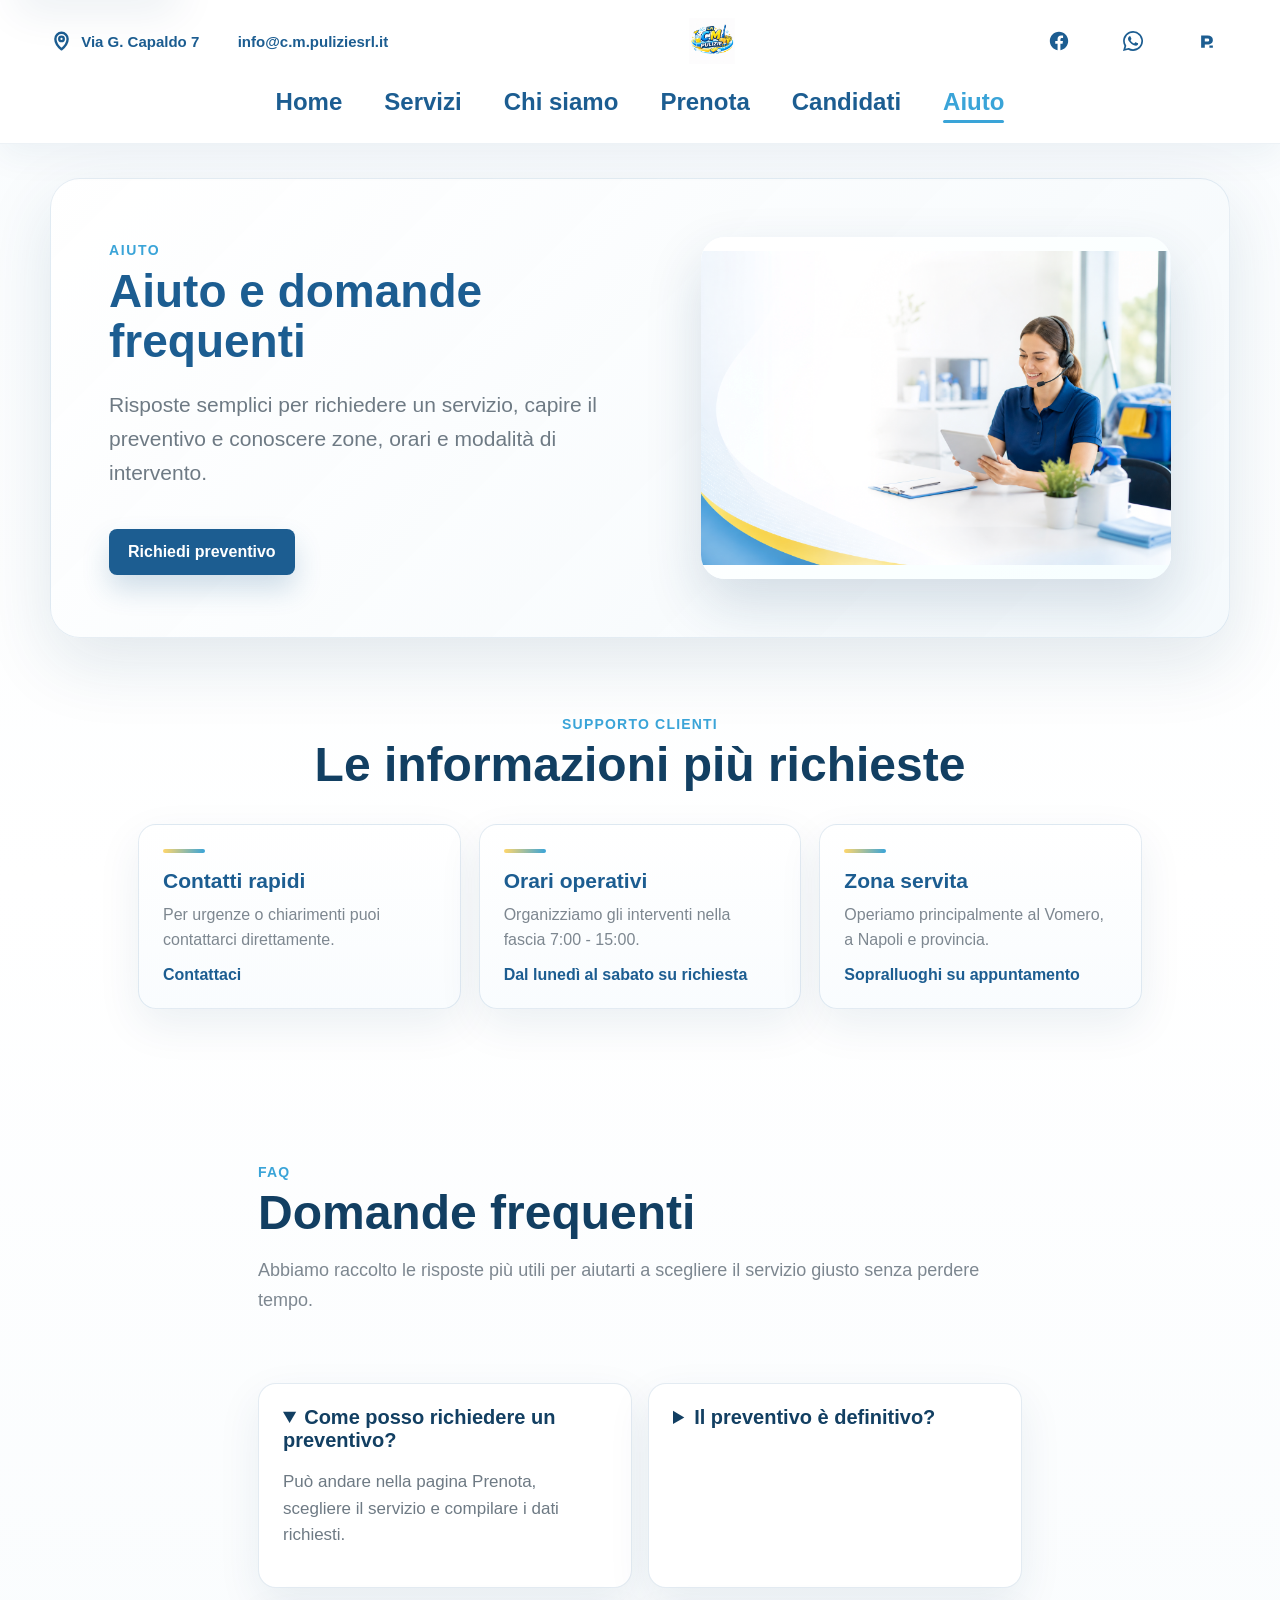
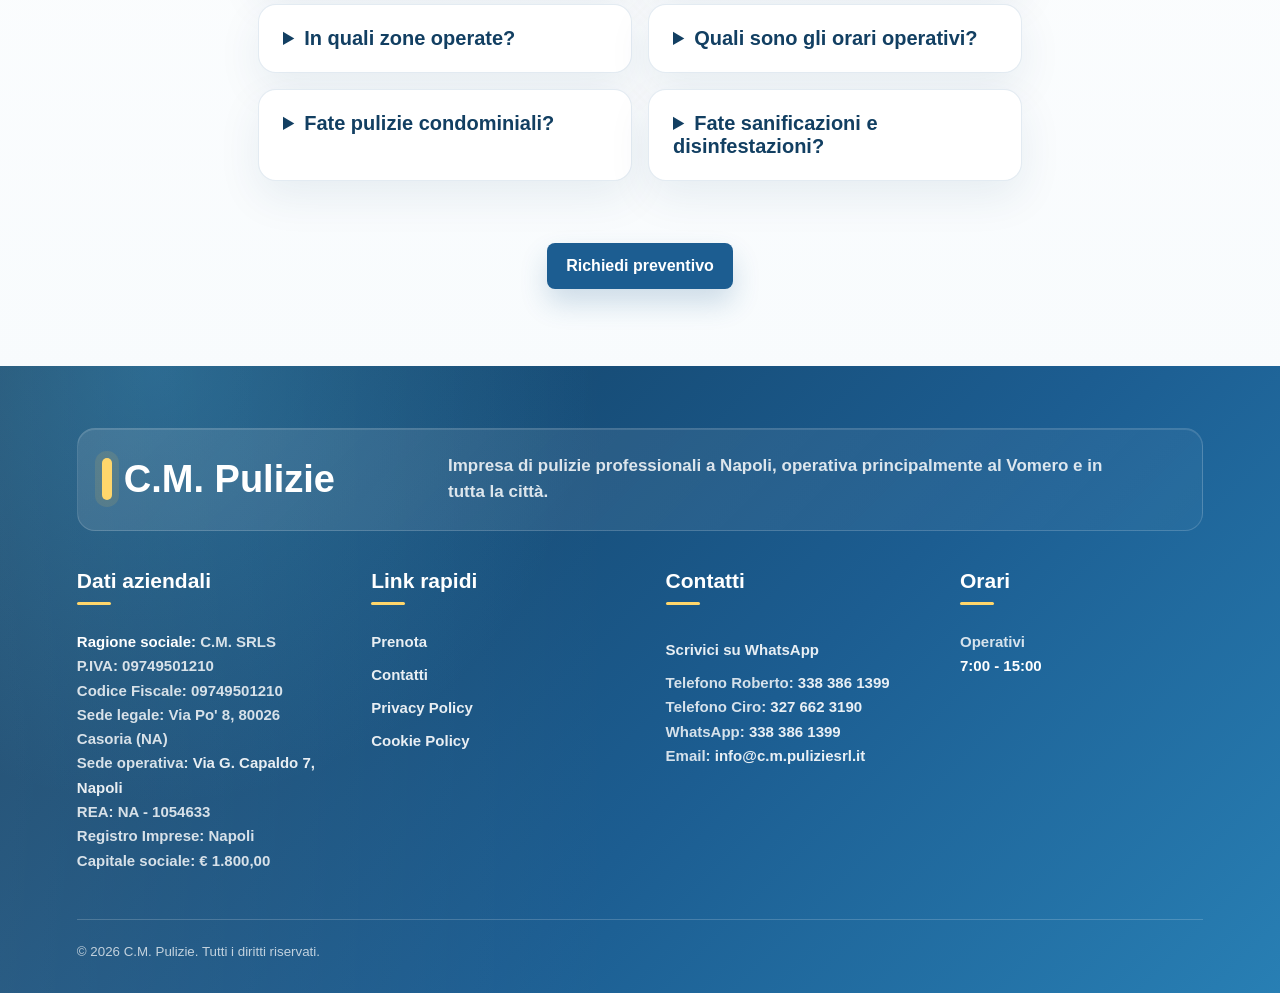
<file: aiuto.html>
<!DOCTYPE html>
<html lang="it">
<head>
  <meta charset="UTF-8" />
  <meta name="viewport" content="width=device-width, initial-scale=1.0" />
  <title>Aiuto | C.M. Pulizie</title>
  <meta name="description" content="Domande frequenti e supporto per clienti C.M. Pulizie." />
  <link rel="canonical" href="https://vincenzomec97-ship-it.github.io/cm-pulizie/aiuto.html" />
  <meta property="og:type" content="website" />
  <meta property="og:title" content="Aiuto e FAQ | C.M. Pulizie" />
  <meta property="og:description" content="Domande frequenti, orari e contatti per i clienti di C.M. Pulizie a Napoli." />
  <meta property="og:url" content="https://vincenzomec97-ship-it.github.io/cm-pulizie/aiuto.html" />
  <meta property="og:image" content="https://vincenzomec97-ship-it.github.io/cm-pulizie/assets/logo-cm-nuovo.png" />
  <meta name="twitter:card" content="summary_large_image" />
  <meta name="twitter:title" content="Aiuto e FAQ | C.M. Pulizie" />
  <meta name="twitter:description" content="Domande frequenti, orari e contatti per C.M. Pulizie a Napoli." />
  <meta name="twitter:image" content="https://vincenzomec97-ship-it.github.io/cm-pulizie/assets/logo-cm-nuovo.png" />
  <link rel="stylesheet" href="style.css" />
  <link rel="icon" type="image/png" href="assets/img/favicon.png?v=2" />
  <link rel="apple-touch-icon" href="assets/img/favicon.png?v=2" />
  <link rel="manifest" href="site.webmanifest" />
</head>
<body>
    <a class="skip-link" href="#main-content">Salta al contenuto</a>
  <svg class="svg-sprite" aria-hidden="true" focusable="false"><symbol id="icon-location" viewBox="0 0 24 24"><path d="M12 21s7-6.1 7-12a7 7 0 0 0-14 0c0 5.9 7 12 7 12Z" /><circle cx="12" cy="9" r="2.6" /></symbol><symbol id="icon-mail" viewBox="0 0 24 24"><rect x="3" y="5" width="18" height="14" rx="2" /><path d="m4 7 8 6 8-6" /></symbol></svg>
  <header class="site-header">
    <div class="top-bar"><div class="contact-list"><a class="contact-item" href="https://maps.app.goo.gl/mdHLhVkuGk9x565KA?g_st=ic" aria-label="Apri indirizzo su Google Maps" target="_blank" rel="noopener noreferrer"><svg class="top-icon"><use href="#icon-location"></use></svg>Via G. Capaldo 7</a><a class="contact-item" href="mailto:info@c.m.puliziesrl.it" aria-label="Invia email a C.M. Pulizie"><svg class="top-icon"><use href="#icon-mail"></use></svg>info@c.m.puliziesrl.it</a></div><a class="top-logo" href="index.html" aria-label="Vai alla homepage C.M. Pulizie"><img src="assets/logo-cm-nuovo.png" alt="C.M. Pulizie" /></a>
      <div class="social-list" aria-label="Collegamenti aziendali"><a class="top-social-link facebook-link" href="https://www.facebook.com/share/1avRifo9CY/?mibextid=wwXIfr" aria-label="Apri la pagina Facebook C.M. Pulizie" title="Facebook" target="_blank" rel="noopener noreferrer"><svg class="social-icon social-icon-facebook" viewBox="0 0 24 24" aria-hidden="true" focusable="false"><path d="M22 12.06C22 6.5 17.52 2 12 2S2 6.5 2 12.06c0 5.02 3.66 9.18 8.44 9.94v-7.03H7.9v-2.91h2.54V9.84c0-2.52 1.49-3.91 3.77-3.91 1.09 0 2.23.2 2.23.2v2.47h-1.26c-1.24 0-1.63.78-1.63 1.57v1.89h2.77l-.44 2.91h-2.33V22C18.34 21.24 22 17.08 22 12.06Z"/></svg></a><a class="top-social-link whatsapp-link" href="https://wa.me/393383861399?text=Buongiorno%2C%20vorrei%20ricevere%20informazioni%20sui%20servizi%20di%20C.M.%20Pulizie." aria-label="Contatta C.M. Pulizie su WhatsApp" title="WhatsApp" target="_blank" rel="noopener noreferrer"><svg class="social-icon social-icon-whatsapp" viewBox="0 0 24 24" aria-hidden="true" focusable="false"><path d="M20.52 3.48A11.86 11.86 0 0 0 12.06 0C5.47 0 .11 5.36.11 11.95c0 2.1.55 4.16 1.6 5.97L0 24l6.23-1.63a11.95 11.95 0 0 0 5.83 1.49h.01c6.59 0 11.95-5.36 11.95-11.95 0-3.19-1.24-6.19-3.5-8.43ZM12.07 21.84h-.01a9.9 9.9 0 0 1-5.04-1.38l-.36-.21-3.7.97.99-3.61-.23-.37a9.9 9.9 0 1 1 8.35 4.6Zm5.43-7.42c-.3-.15-1.76-.87-2.03-.97-.27-.1-.47-.15-.67.15-.2.3-.77.97-.94 1.17-.17.2-.35.22-.64.07-.3-.15-1.26-.46-2.4-1.47-.89-.79-1.49-1.77-1.66-2.07-.17-.3-.02-.46.13-.61.13-.13.3-.35.45-.52.15-.17.2-.3.3-.5.1-.2.05-.37-.02-.52-.07-.15-.67-1.62-.92-2.22-.24-.58-.49-.5-.67-.51h-.57c-.2 0-.52.07-.79.37-.27.3-1.04 1.02-1.04 2.49s1.07 2.89 1.22 3.09c.15.2 2.1 3.2 5.08 4.49.71.31 1.26.49 1.69.63.71.23 1.36.2 1.87.12.57-.09 1.76-.72 2-1.42.25-.7.25-1.3.17-1.42-.07-.13-.27-.2-.57-.35Z"/></svg></a><a class="top-social-link yellow-pages-link" href="https://share.google/8ZzKNl85I47vZyRSR" data-yellow-pages-link aria-label="Apri la pagina di C.M. Pulizie su Pagine Gialle" title="Pagine Gialle" target="_blank" rel="noopener noreferrer"><svg class="social-icon social-icon-pagine-gialle" viewBox="0 0 120 120" aria-hidden="true" focusable="false"><rect width="120" height="120" rx="24" fill="#F6D51F"/><path d="M28 30h36c17 0 28 9 28 24s-11 25-29 25H48v18H28V30Zm20 16v17h14c6 0 10-3 10-9s-4-8-10-8H48Z" fill="#1D1D1B"/><path d="M73 84h19v13H73z" fill="#1D1D1B"/></svg></a></div></div>
    <button class="nav-toggle" type="button" aria-label="Apri menu principale" aria-controls="mainMenu" aria-expanded="false"><span></span><span></span><span></span></button>
    <nav id="mainMenu" class="main-menu" aria-label="Menu principale"><a href="index.html">Home</a><a href="servizi.html">Servizi</a><a href="chi-siamo.html">Chi siamo</a><a href="prenota.html">Prenota</a><a href="candidati.html">Candidati</a><a href="aiuto.html" aria-current="page">Aiuto</a></nav>
  </header>
  <main id="main-content">
    <section class="page-hero compact-hero help-hero">
      <div>
        <span>Aiuto</span>
        <h1>Aiuto e domande frequenti</h1>
        <p>Risposte semplici per richiedere un servizio, capire il preventivo e conoscere zone, orari e modalit&agrave; di intervento.</p>
        <a class="primary-cta" href="prenota.html">Richiedi preventivo</a>
      </div>
      <img src="assets/aiuto-pulizie.png" alt="Assistenza clienti C.M. Pulizie" />
    </section>

    <section class="content-section quick-help reveal" aria-labelledby="quick-help-title">
      <div class="section-head">
        <span>Supporto clienti</span>
        <h2 id="quick-help-title">Le informazioni pi&ugrave; richieste</h2>
      </div>
      <div class="quick-info-grid">
        <article class="info-box"><strong>Contatti rapidi</strong><p>Per urgenze o chiarimenti puoi contattarci direttamente.</p><a href="https://wa.me/393383861399" target="_blank" rel="noopener noreferrer">Contattaci</a></article>
          <article class="info-box"><strong>Orari operativi</strong><p>Organizziamo gli interventi nella fascia 7:00 - 15:00.</p><span>Dal luned&igrave; al sabato su richiesta</span></article>
        <article class="info-box"><strong>Zona servita</strong><p>Operiamo principalmente al Vomero, a Napoli e provincia.</p><span>Sopralluoghi su appuntamento</span></article>
      </div>
    </section>

    <section class="content-section faq-list reveal" aria-label="Domande frequenti">
      <div class="section-head left-head">
        <span>FAQ</span>
        <h2>Domande frequenti</h2>
        <p>Abbiamo raccolto le risposte pi&ugrave; utili per aiutarti a scegliere il servizio giusto senza perdere tempo.</p>
      </div>
      <div class="faq-columns">
        <details open>
          <summary>Come posso richiedere un preventivo?</summary>
          <p>Pu&ograve; andare nella pagina Prenota, scegliere il servizio e compilare i dati richiesti.</p>
        </details>
        <details>
          <summary>Il preventivo &egrave; definitivo?</summary>
          <p>No. Il preventivo mostrato &egrave; solo una stima indicativa. Il prezzo finale viene confermato dopo sopralluogo tecnico.</p>
        </details>
        <details>
          <summary>In quali zone operate?</summary>
          <p>Operiamo principalmente al Vomero, a Napoli e provincia.</p>
        </details>
        <details>
          <summary>Quali sono gli orari operativi?</summary>
            <p>Gli orari operativi sono dalle 7:00 alle 15:00.</p>
        </details>
        <details>
          <summary>Fate pulizie condominiali?</summary>
          <p>S&igrave;, ci occupiamo di scale, androne, ascensore, cortili, cantinole e aree comuni.</p>
        </details>
        <details>
          <summary>Fate sanificazioni e disinfestazioni?</summary>
          <p>S&igrave;, offriamo servizi di sanificazione e disinfestazione per privati, condomini e aziende.</p>
        </details>
      </div>
      <div class="center-cta"><a class="primary-cta" href="prenota.html">Richiedi preventivo</a></div>
    </section>
  </main>
      <footer class="site-footer rich-footer">
    <div class="footer-brand">
      <strong>C.M. Pulizie</strong>
      <p>Impresa di pulizie professionali a Napoli, operativa principalmente al Vomero e in tutta la citt&agrave;.</p>
    </div>
    <div class="footer-col">
      <h2>Dati aziendali</h2>
      <p><strong>Ragione sociale:</strong> C.M. SRLS<br />P.IVA: 09749501210<br />Codice Fiscale: 09749501210<br />Sede legale: Via Po' 8, 80026 Casoria (NA)<br />Sede operativa: <a href="https://maps.app.goo.gl/mdHLhVkuGk9x565KA?g_st=ic" aria-label="Apri Via G. Capaldo 7 su Google Maps" target="_blank" rel="noopener noreferrer">Via G. Capaldo 7, Napoli</a><br />REA: NA - 1054633<br />Registro Imprese: Napoli<br />Capitale sociale: &euro; 1.800,00</p>
    </div>
    <div class="footer-col">
      <h2>Link rapidi</h2>
      <a href="prenota.html">Prenota</a>
      <a href="mailto:info@c.m.puliziesrl.it">Contatti</a>
      <a href="privacy.html">Privacy Policy</a>
      <a href="cookie.html">Cookie Policy</a>
    </div>
    <div class="footer-col">
      <h2>Contatti</h2>
      <a class="footer-cta" href="https://wa.me/393383861399" aria-label="Contatta C.M. Pulizie su WhatsApp al 3383861399" target="_blank" rel="noopener noreferrer">Scrivici su WhatsApp</a>
      <p class="footer-phone-list">Telefono Roberto: <a href="tel:+393383861399" aria-label="Chiama Roberto al 338 386 1399">338 386 1399</a><br />Telefono Ciro: <a href="tel:+393276623190" aria-label="Chiama Ciro al 327 662 3190">327 662 3190</a><br />WhatsApp: <a href="https://wa.me/393383861399" target="_blank" rel="noopener noreferrer">338 386 1399</a><br />Email: <a href="mailto:info@c.m.puliziesrl.it" aria-label="Invia email a C.M. Pulizie">info@c.m.puliziesrl.it</a></p>
    </div>
    <div class="footer-col footer-hours-col">
      <h2>Orari</h2>
      <p class="footer-hours">Operativi<br /><strong>7:00 - 15:00</strong></p>
    </div>
    <small>&copy; 2026 C.M. Pulizie. Tutti i diritti riservati.</small>
  </footer>
  <script src="assets/js/config.js"></script>
  <script src="script.js"></script>
</body>
</html>
</file>
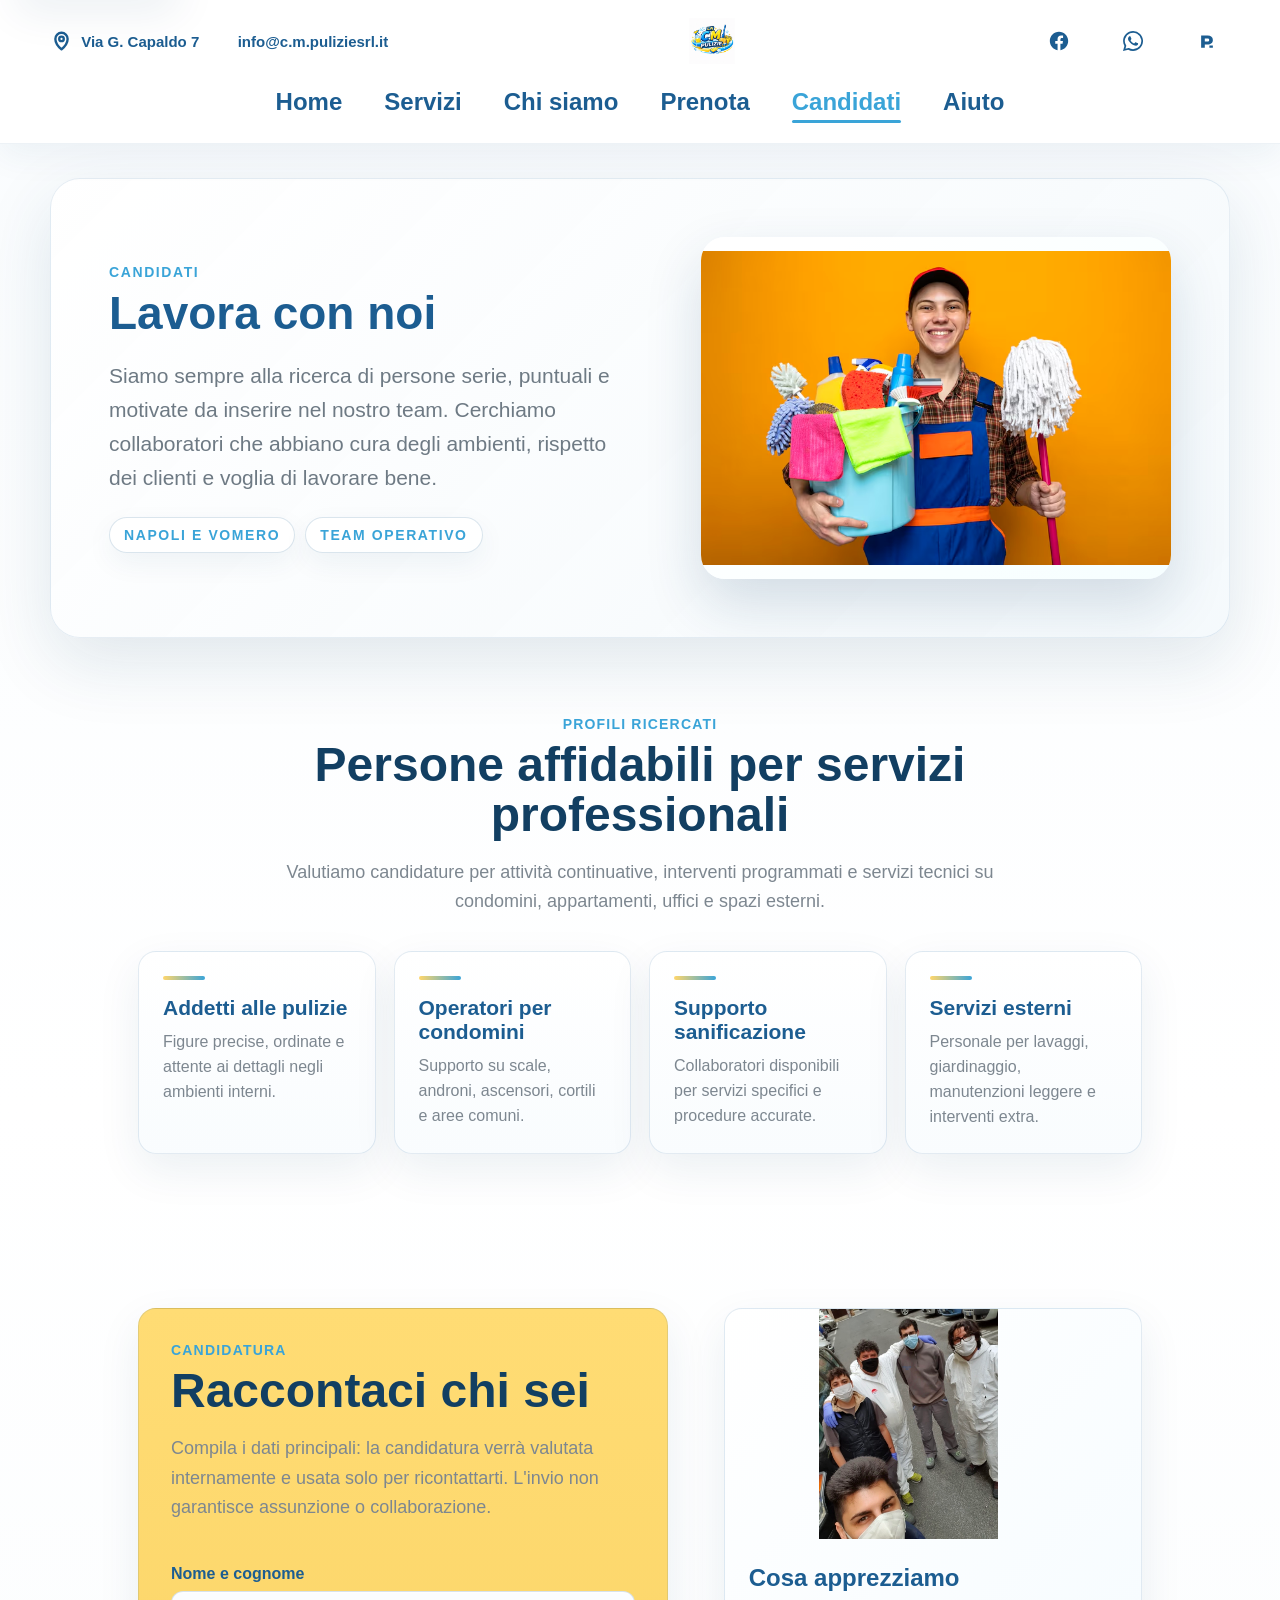
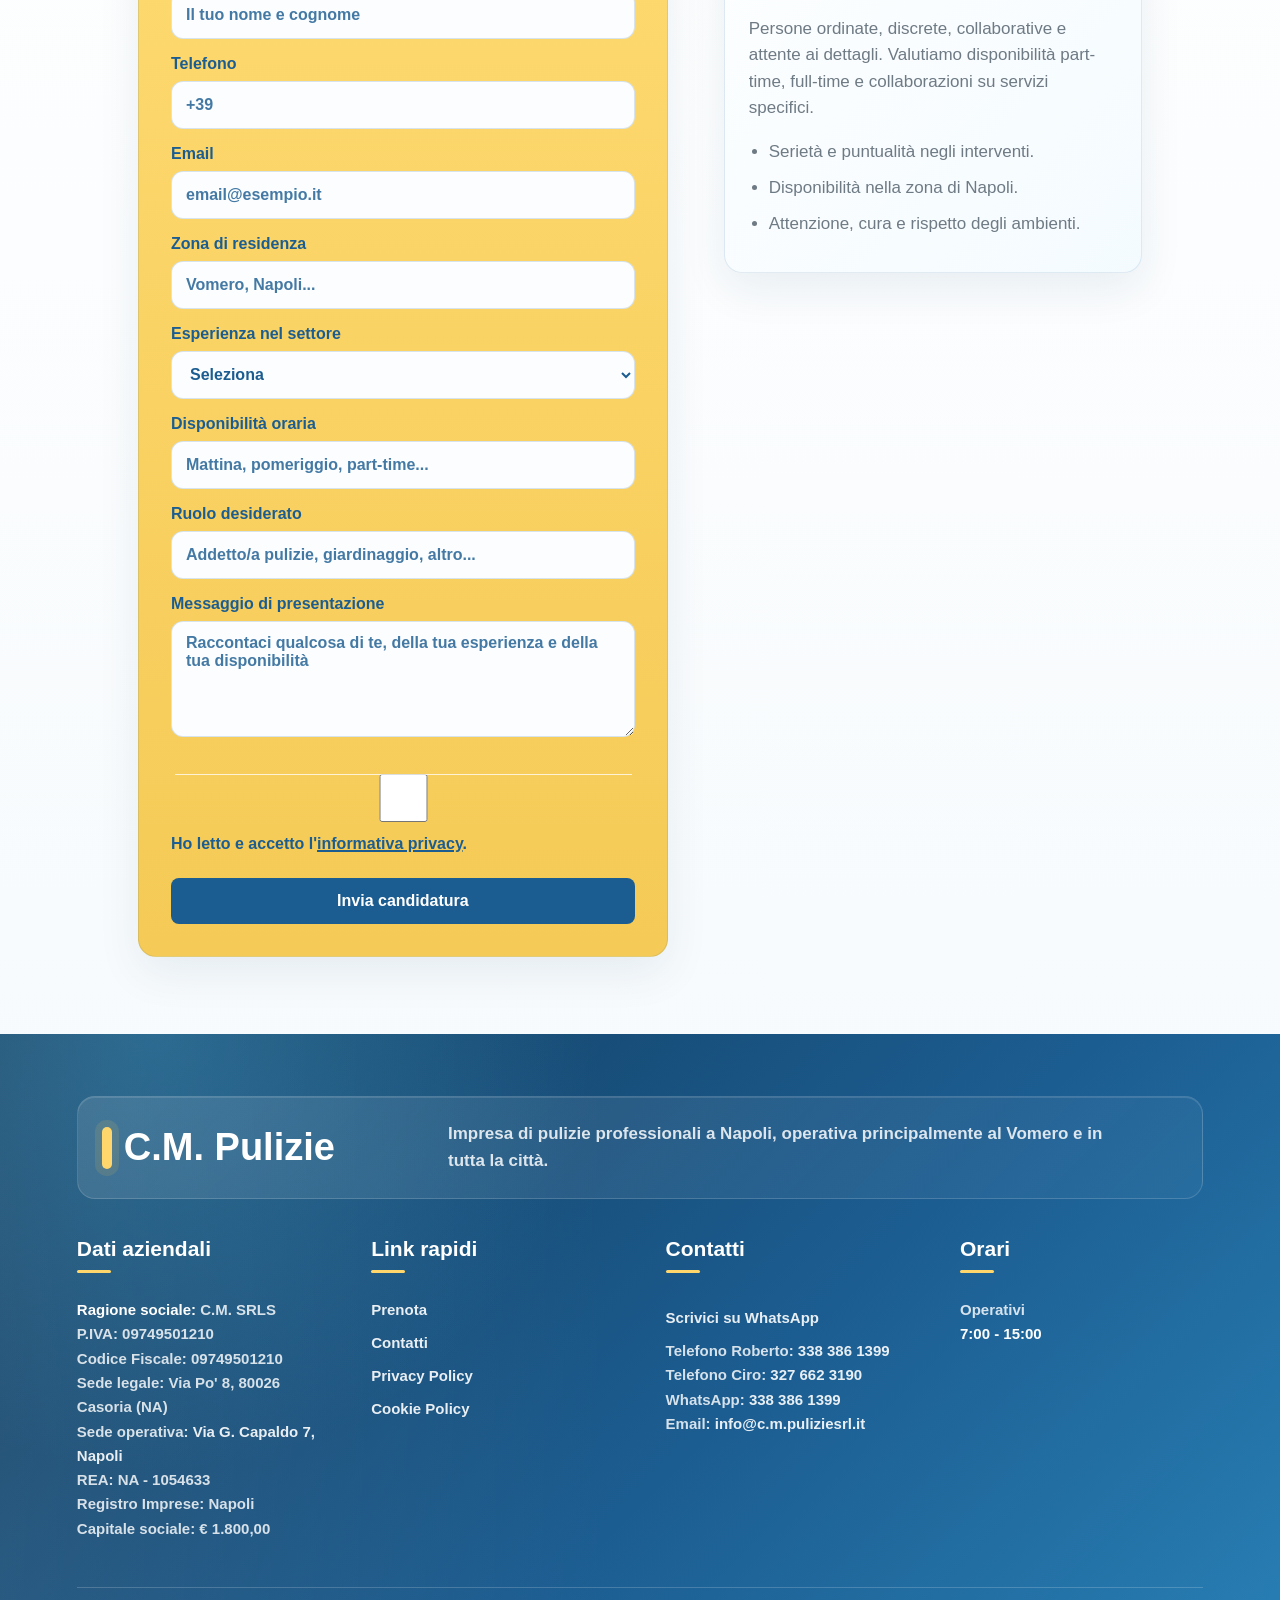
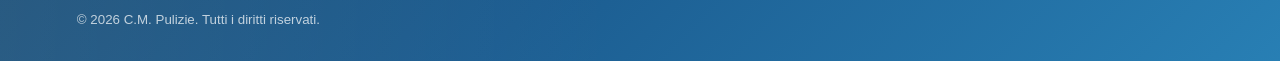
<file: candidati.html>
<!DOCTYPE html>
<html lang="it">
<head>
  <meta charset="UTF-8" />
  <meta name="viewport" content="width=device-width, initial-scale=1.0" />
  <title>Candidati | C.M. Pulizie</title>
  <meta name="description" content="Invia la tua candidatura a C.M. Pulizie." />
  <link rel="canonical" href="https://vincenzomec97-ship-it.github.io/cm-pulizie/candidati.html" />
  <meta property="og:type" content="website" />
  <meta property="og:title" content="Lavora con noi | C.M. Pulizie" />
  <meta property="og:description" content="Invia la tua candidatura a C.M. Pulizie per servizi di pulizia e supporto operativo a Napoli." />
  <meta property="og:url" content="https://vincenzomec97-ship-it.github.io/cm-pulizie/candidati.html" />
  <meta property="og:image" content="https://vincenzomec97-ship-it.github.io/cm-pulizie/assets/logo-cm-nuovo.png" />
  <meta name="twitter:card" content="summary_large_image" />
  <meta name="twitter:title" content="Lavora con noi | C.M. Pulizie" />
  <meta name="twitter:description" content="Candidature per servizi di pulizia e supporto operativo a Napoli." />
  <meta name="twitter:image" content="https://vincenzomec97-ship-it.github.io/cm-pulizie/assets/logo-cm-nuovo.png" />
  <link rel="stylesheet" href="style.css" />
  <link rel="icon" type="image/png" href="assets/img/favicon.png?v=2" />
  <link rel="apple-touch-icon" href="assets/img/favicon.png?v=2" />
  <link rel="manifest" href="site.webmanifest" />
</head>
<body>
    <a class="skip-link" href="#main-content">Salta al contenuto</a>
  <svg class="svg-sprite" aria-hidden="true" focusable="false"><symbol id="icon-location" viewBox="0 0 24 24"><path d="M12 21s7-6.1 7-12a7 7 0 0 0-14 0c0 5.9 7 12 7 12Z" /><circle cx="12" cy="9" r="2.6" /></symbol><symbol id="icon-mail" viewBox="0 0 24 24"><rect x="3" y="5" width="18" height="14" rx="2" /><path d="m4 7 8 6 8-6" /></symbol></svg>
  <header class="site-header">
    <div class="top-bar"><div class="contact-list"><a class="contact-item" href="https://maps.app.goo.gl/mdHLhVkuGk9x565KA?g_st=ic" aria-label="Apri indirizzo su Google Maps" target="_blank" rel="noopener noreferrer"><svg class="top-icon"><use href="#icon-location"></use></svg>Via G. Capaldo 7</a><a class="contact-item" href="mailto:info@c.m.puliziesrl.it" aria-label="Invia email a C.M. Pulizie"><svg class="top-icon"><use href="#icon-mail"></use></svg>info@c.m.puliziesrl.it</a></div><a class="top-logo" href="index.html" aria-label="Vai alla homepage C.M. Pulizie"><img src="assets/logo-cm-nuovo.png" alt="C.M. Pulizie" /></a>
      <div class="social-list" aria-label="Collegamenti aziendali"><a class="top-social-link facebook-link" href="https://www.facebook.com/share/1avRifo9CY/?mibextid=wwXIfr" aria-label="Apri la pagina Facebook C.M. Pulizie" title="Facebook" target="_blank" rel="noopener noreferrer"><svg class="social-icon social-icon-facebook" viewBox="0 0 24 24" aria-hidden="true" focusable="false"><path d="M22 12.06C22 6.5 17.52 2 12 2S2 6.5 2 12.06c0 5.02 3.66 9.18 8.44 9.94v-7.03H7.9v-2.91h2.54V9.84c0-2.52 1.49-3.91 3.77-3.91 1.09 0 2.23.2 2.23.2v2.47h-1.26c-1.24 0-1.63.78-1.63 1.57v1.89h2.77l-.44 2.91h-2.33V22C18.34 21.24 22 17.08 22 12.06Z"/></svg></a><a class="top-social-link whatsapp-link" href="https://wa.me/393383861399?text=Buongiorno%2C%20vorrei%20ricevere%20informazioni%20sui%20servizi%20di%20C.M.%20Pulizie." aria-label="Contatta C.M. Pulizie su WhatsApp" title="WhatsApp" target="_blank" rel="noopener noreferrer"><svg class="social-icon social-icon-whatsapp" viewBox="0 0 24 24" aria-hidden="true" focusable="false"><path d="M20.52 3.48A11.86 11.86 0 0 0 12.06 0C5.47 0 .11 5.36.11 11.95c0 2.1.55 4.16 1.6 5.97L0 24l6.23-1.63a11.95 11.95 0 0 0 5.83 1.49h.01c6.59 0 11.95-5.36 11.95-11.95 0-3.19-1.24-6.19-3.5-8.43ZM12.07 21.84h-.01a9.9 9.9 0 0 1-5.04-1.38l-.36-.21-3.7.97.99-3.61-.23-.37a9.9 9.9 0 1 1 8.35 4.6Zm5.43-7.42c-.3-.15-1.76-.87-2.03-.97-.27-.1-.47-.15-.67.15-.2.3-.77.97-.94 1.17-.17.2-.35.22-.64.07-.3-.15-1.26-.46-2.4-1.47-.89-.79-1.49-1.77-1.66-2.07-.17-.3-.02-.46.13-.61.13-.13.3-.35.45-.52.15-.17.2-.3.3-.5.1-.2.05-.37-.02-.52-.07-.15-.67-1.62-.92-2.22-.24-.58-.49-.5-.67-.51h-.57c-.2 0-.52.07-.79.37-.27.3-1.04 1.02-1.04 2.49s1.07 2.89 1.22 3.09c.15.2 2.1 3.2 5.08 4.49.71.31 1.26.49 1.69.63.71.23 1.36.2 1.87.12.57-.09 1.76-.72 2-1.42.25-.7.25-1.3.17-1.42-.07-.13-.27-.2-.57-.35Z"/></svg></a><a class="top-social-link yellow-pages-link" href="https://share.google/8ZzKNl85I47vZyRSR" data-yellow-pages-link aria-label="Apri la pagina di C.M. Pulizie su Pagine Gialle" title="Pagine Gialle" target="_blank" rel="noopener noreferrer"><svg class="social-icon social-icon-pagine-gialle" viewBox="0 0 120 120" aria-hidden="true" focusable="false"><rect width="120" height="120" rx="24" fill="#F6D51F"/><path d="M28 30h36c17 0 28 9 28 24s-11 25-29 25H48v18H28V30Zm20 16v17h14c6 0 10-3 10-9s-4-8-10-8H48Z" fill="#1D1D1B"/><path d="M73 84h19v13H73z" fill="#1D1D1B"/></svg></a></div></div>
    <button class="nav-toggle" type="button" aria-label="Apri menu principale" aria-controls="mainMenu" aria-expanded="false"><span></span><span></span><span></span></button>
    <nav id="mainMenu" class="main-menu" aria-label="Menu principale"><a href="index.html">Home</a><a href="servizi.html">Servizi</a><a href="chi-siamo.html">Chi siamo</a><a href="prenota.html">Prenota</a><a href="candidati.html" aria-current="page">Candidati</a><a href="aiuto.html">Aiuto</a></nav>
  </header>
  <main id="main-content">
    <section class="page-hero compact-hero">
      <div>
        <span>Candidati</span>
        <h1>Lavora con noi</h1>
        <p>Siamo sempre alla ricerca di persone serie, puntuali e motivate da inserire nel nostro team. Cerchiamo collaboratori che abbiano cura degli ambienti, rispetto dei clienti e voglia di lavorare bene.</p>
        <div class="badge-row"><span class="trust-badge">Napoli e Vomero</span><span class="trust-badge">Team operativo</span></div>
      </div>
      <img src="assets/candidati-pulizie.jpg" alt="Candidati per lavorare con C.M. Pulizie" />
    </section>

    <section class="content-section profile-section reveal" aria-labelledby="profiles-title">
      <div class="section-head">
        <span>Profili ricercati</span>
        <h2 id="profiles-title">Persone affidabili per servizi professionali</h2>
        <p>Valutiamo candidature per attivit&agrave; continuative, interventi programmati e servizi tecnici su condomini, appartamenti, uffici e spazi esterni.</p>
      </div>
      <div class="profile-grid">
        <article><strong>Addetti alle pulizie</strong><p>Figure precise, ordinate e attente ai dettagli negli ambienti interni.</p></article>
        <article><strong>Operatori per condomini</strong><p>Supporto su scale, androni, ascensori, cortili e aree comuni.</p></article>
        <article><strong>Supporto sanificazione</strong><p>Collaboratori disponibili per servizi specifici e procedure accurate.</p></article>
        <article><strong>Servizi esterni</strong><p>Personale per lavaggi, giardinaggio, manutenzioni leggere e interventi extra.</p></article>
      </div>
    </section>

    <section class="content-section booking-layout application-layout reveal">
      <form class="page-form" id="candidateForm" novalidate>
        <div class="form-intro">
          <span class="eyebrow">Candidatura</span>
          <h2>Raccontaci chi sei</h2>
          <p>Compila i dati principali: la candidatura verr&agrave; valutata internamente e usata solo per ricontattarti. L'invio non garantisce assunzione o collaborazione.</p>
        </div>
        <label>Nome e cognome<input name="nomeCognome" type="text" placeholder="Il tuo nome e cognome" required /></label>
        <label>Telefono<input name="telefono" type="tel" placeholder="+39" required /></label>
        <label>Email<input name="email" type="email" placeholder="email@esempio.it" required /></label>
        <label>Zona di residenza<input name="zonaResidenza" type="text" placeholder="Vomero, Napoli..." /></label>
        <label>Esperienza nel settore<select name="esperienzaSettore"><option value="">Seleziona</option><option value="si">S&igrave;</option><option value="no">No</option></select></label>
        <label>Disponibilit&agrave; oraria<input name="disponibilitaOraria" type="text" placeholder="Mattina, pomeriggio, part-time..." /></label>
        <label>Ruolo desiderato<input name="ruoloDesiderato" type="text" placeholder="Addetto/a pulizie, giardinaggio, altro..." /></label>
        <label>Messaggio di presentazione<textarea name="messaggio" rows="5" placeholder="Raccontaci qualcosa di te, della tua esperienza e della tua disponibilit&agrave;"></textarea></label>
        <label class="privacy-check"><input name="privacy" type="checkbox" value="accettata" required /> <span>Ho letto e accetto l'<a href="privacy.html">informativa privacy</a>.</span></label>
        <button type="submit">Invia candidatura</button>
        <p class="form-feedback" hidden>Candidatura preparata. Verr&agrave; revisionata prima dell'invio.</p>
      </form>

      <aside class="info-panel">
        <img src="assets/squadra-team.jpeg?v=20260615" alt="Team C.M. Pulizie" />
        <h2>Cosa apprezziamo</h2>
        <p>Persone ordinate, discrete, collaborative e attente ai dettagli. Valutiamo disponibilit&agrave; part-time, full-time e collaborazioni su servizi specifici.</p>
        <ul>
          <li>Seriet&agrave; e puntualit&agrave; negli interventi.</li>
          <li>Disponibilit&agrave; nella zona di Napoli.</li>
          <li>Attenzione, cura e rispetto degli ambienti.</li>
        </ul>
      </aside>
    </section>
  </main>
      <footer class="site-footer rich-footer">
    <div class="footer-brand">
      <strong>C.M. Pulizie</strong>
      <p>Impresa di pulizie professionali a Napoli, operativa principalmente al Vomero e in tutta la citt&agrave;.</p>
    </div>
    <div class="footer-col">
      <h2>Dati aziendali</h2>
      <p><strong>Ragione sociale:</strong> C.M. SRLS<br />P.IVA: 09749501210<br />Codice Fiscale: 09749501210<br />Sede legale: Via Po' 8, 80026 Casoria (NA)<br />Sede operativa: <a href="https://maps.app.goo.gl/mdHLhVkuGk9x565KA?g_st=ic" aria-label="Apri Via G. Capaldo 7 su Google Maps" target="_blank" rel="noopener noreferrer">Via G. Capaldo 7, Napoli</a><br />REA: NA - 1054633<br />Registro Imprese: Napoli<br />Capitale sociale: &euro; 1.800,00</p>
    </div>
    <div class="footer-col">
      <h2>Link rapidi</h2>
      <a href="prenota.html">Prenota</a>
      <a href="mailto:info@c.m.puliziesrl.it">Contatti</a>
      <a href="privacy.html">Privacy Policy</a>
      <a href="cookie.html">Cookie Policy</a>
    </div>
    <div class="footer-col">
      <h2>Contatti</h2>
      <a class="footer-cta" href="https://wa.me/393383861399" aria-label="Contatta C.M. Pulizie su WhatsApp al 3383861399" target="_blank" rel="noopener noreferrer">Scrivici su WhatsApp</a>
      <p class="footer-phone-list">Telefono Roberto: <a href="tel:+393383861399" aria-label="Chiama Roberto al 338 386 1399">338 386 1399</a><br />Telefono Ciro: <a href="tel:+393276623190" aria-label="Chiama Ciro al 327 662 3190">327 662 3190</a><br />WhatsApp: <a href="https://wa.me/393383861399" target="_blank" rel="noopener noreferrer">338 386 1399</a><br />Email: <a href="mailto:info@c.m.puliziesrl.it" aria-label="Invia email a C.M. Pulizie">info@c.m.puliziesrl.it</a></p>
    </div>
    <div class="footer-col footer-hours-col">
      <h2>Orari</h2>
      <p class="footer-hours">Operativi<br /><strong>7:00 - 15:00</strong></p>
    </div>
    <small>&copy; 2026 C.M. Pulizie. Tutti i diritti riservati.</small>
  </footer>
  <script src="assets/js/config.js"></script>
  <script src="script.js"></script>
</body>
</html>
</file>
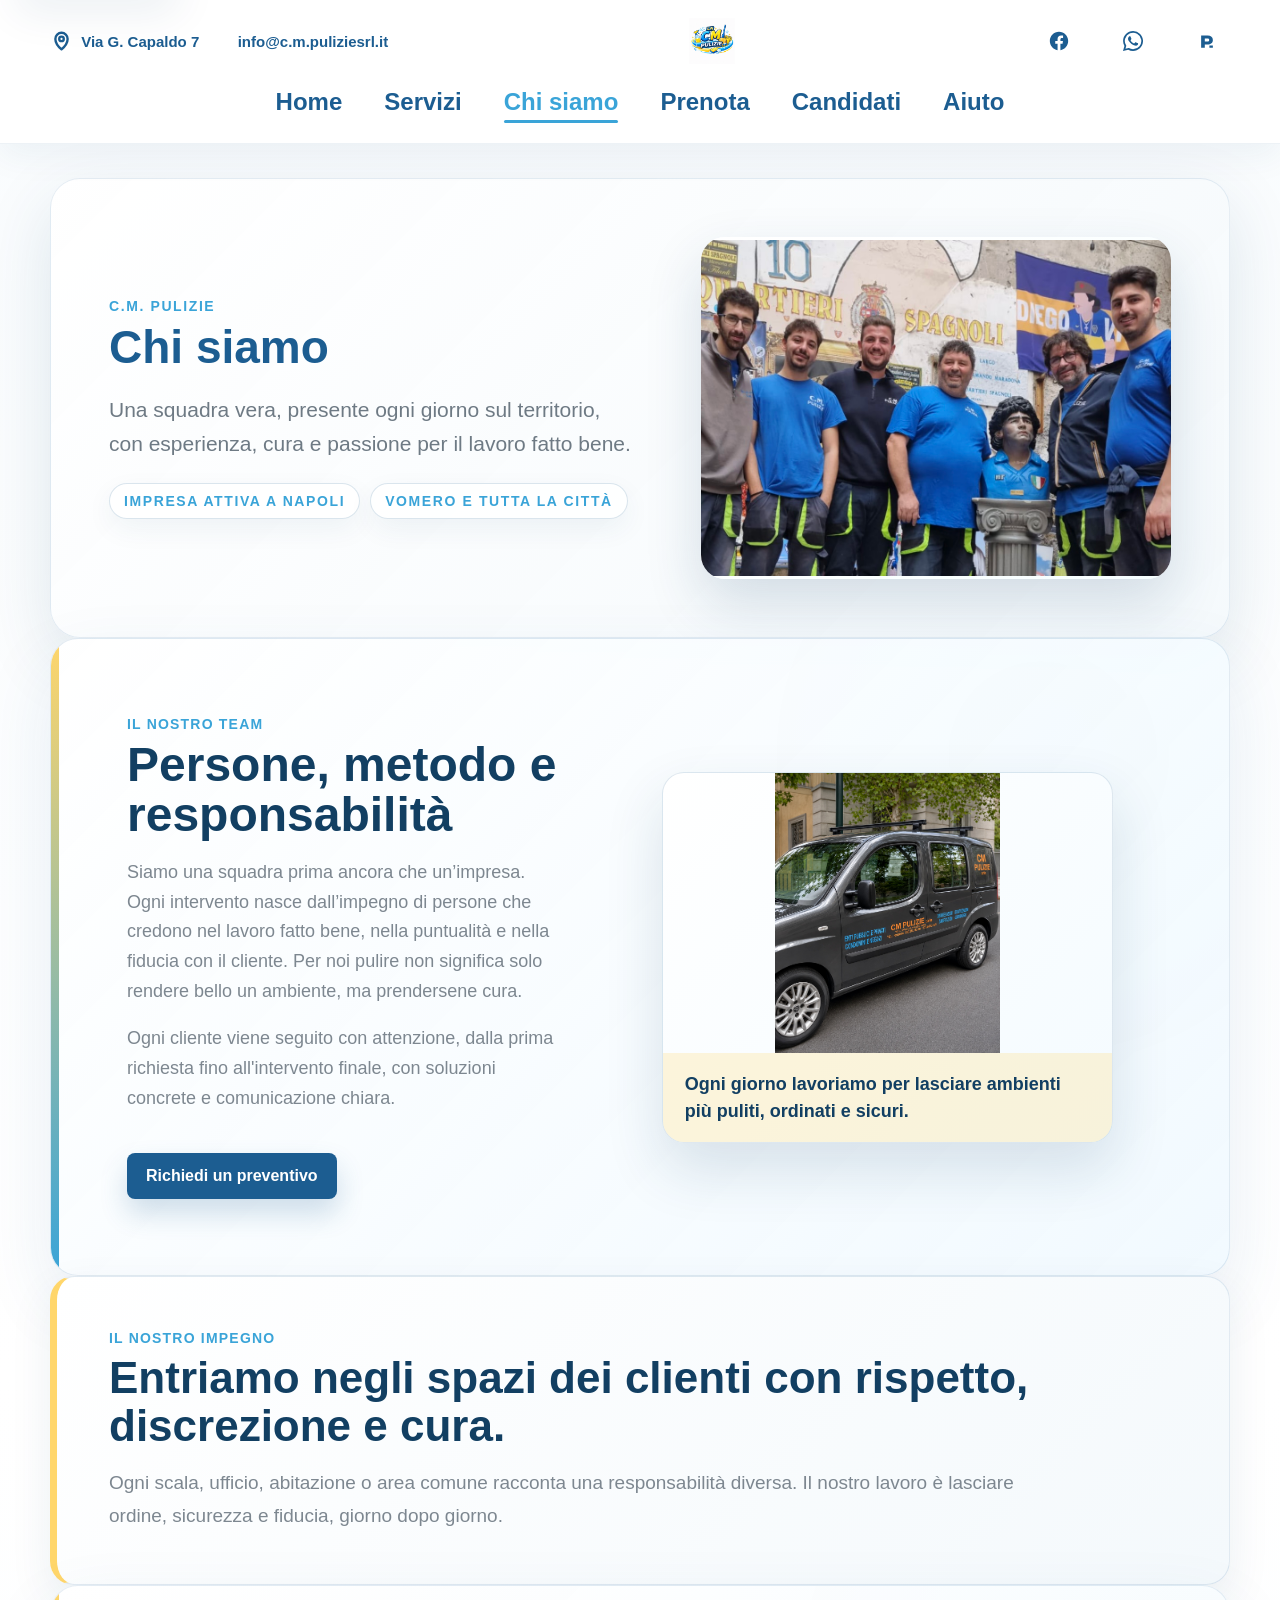
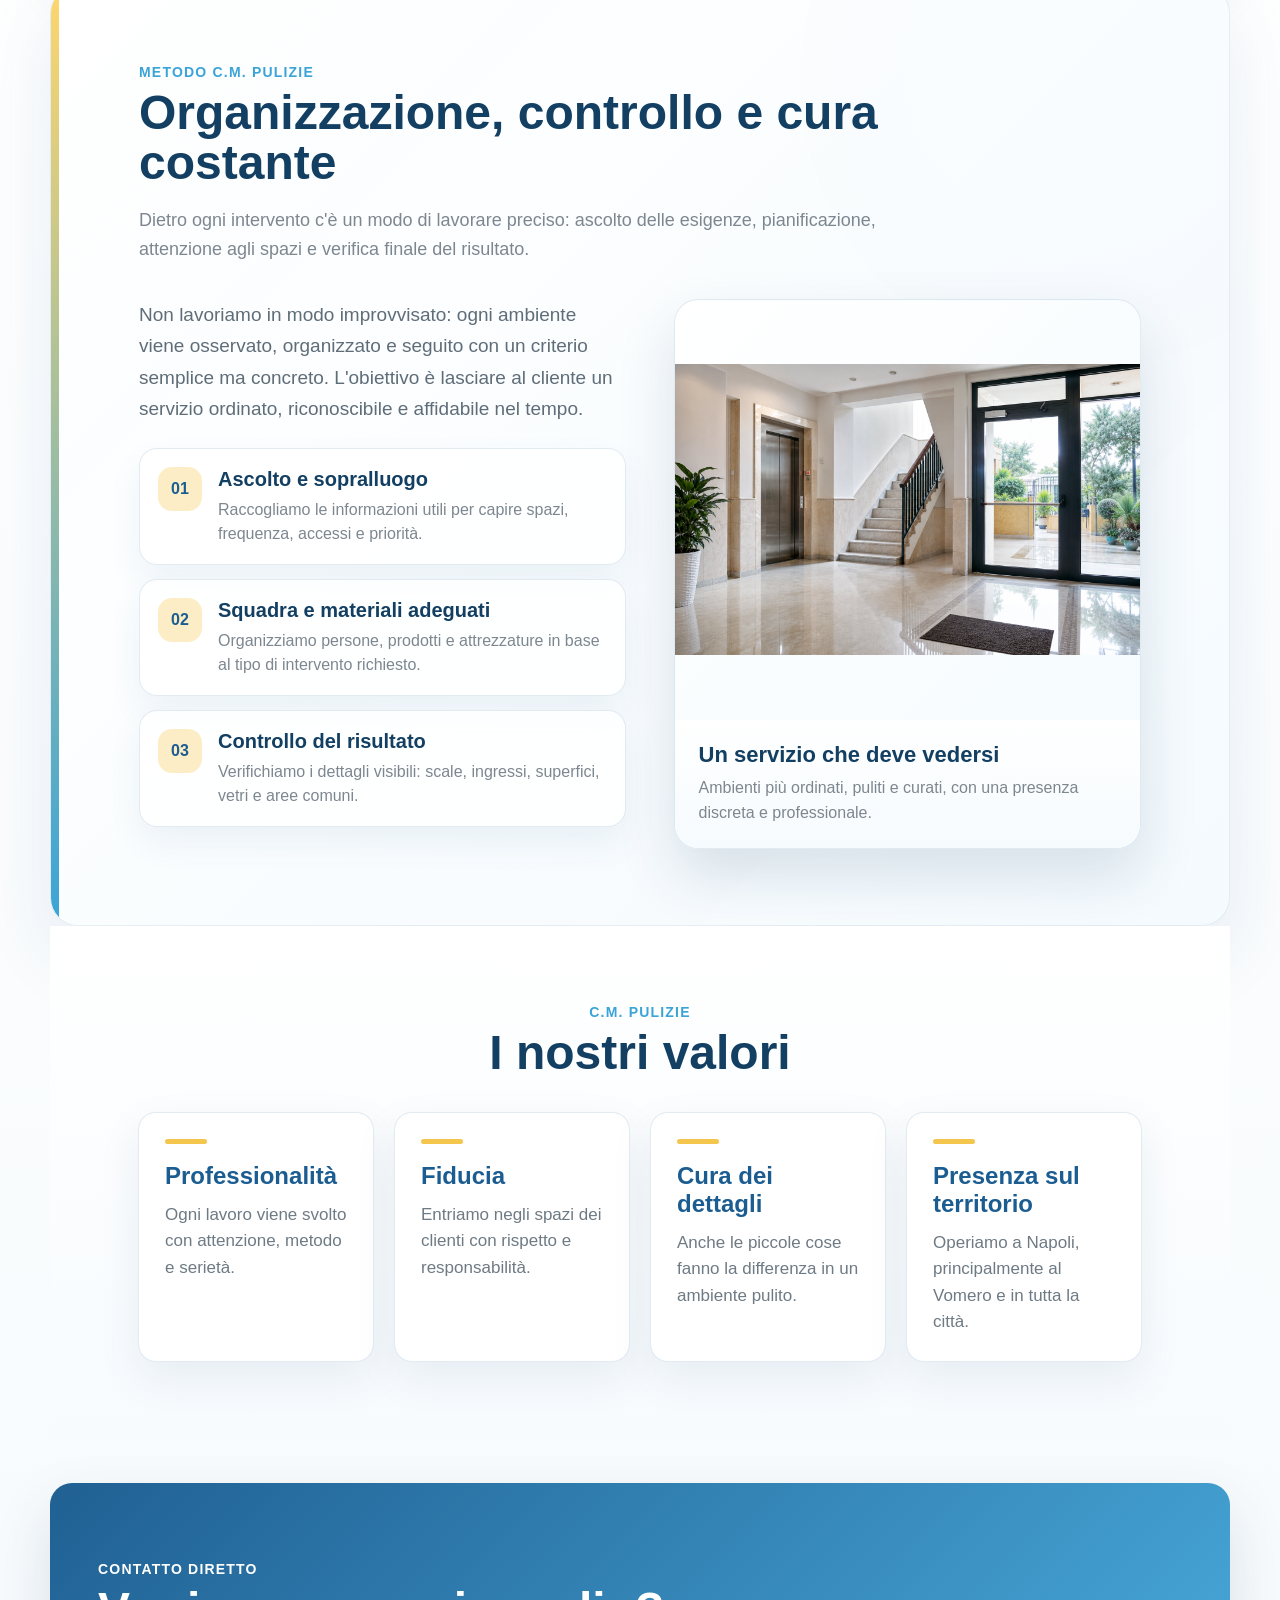
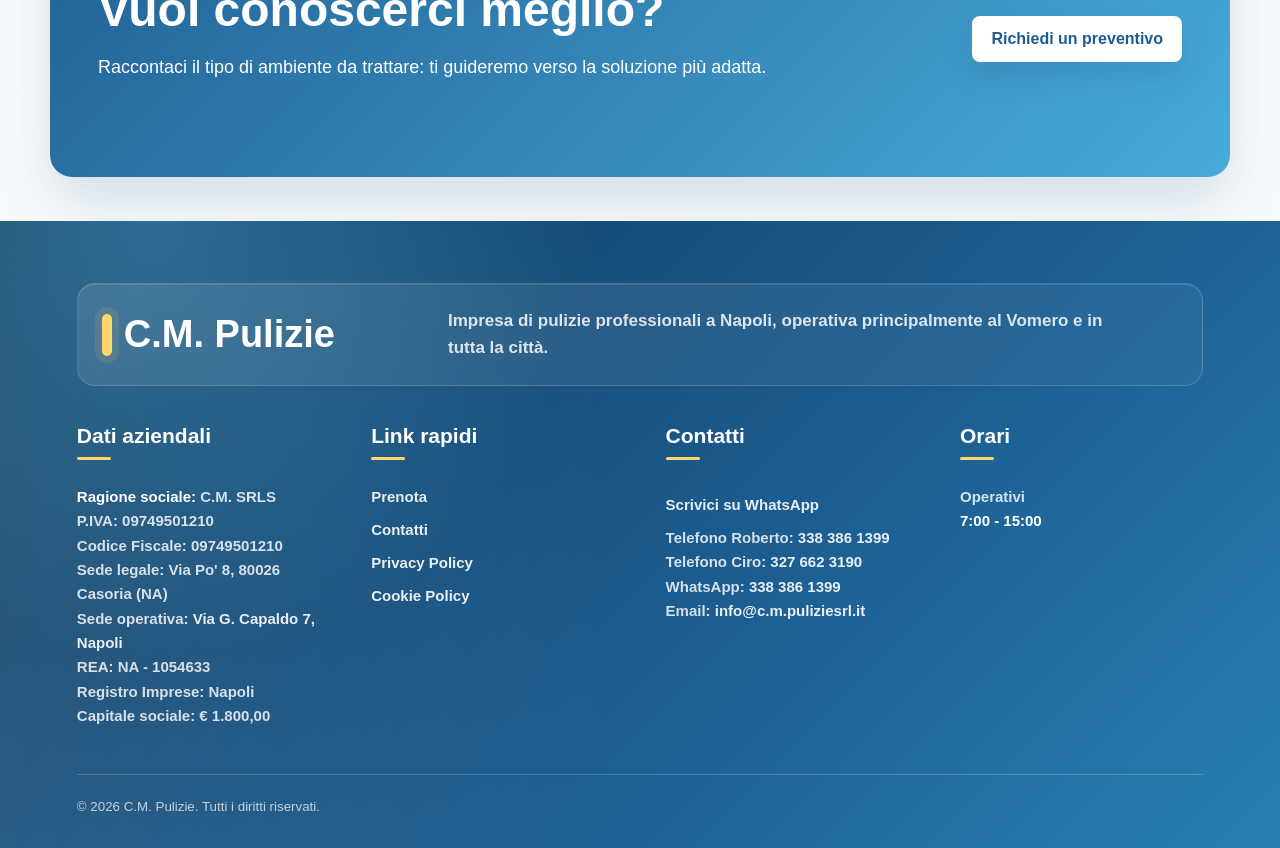
<file: chi-siamo.html>
<!DOCTYPE html>
<html lang="it">
<head>
  <meta charset="UTF-8" />
  <meta name="viewport" content="width=device-width, initial-scale=1.0" />
  <title>Chi siamo | C.M. Pulizie</title>
  <meta name="description" content="Conosci C.M. Pulizie: ordine, cura e professionalita al servizio di privati e aziende." />
  <link rel="canonical" href="https://vincenzomec97-ship-it.github.io/cm-pulizie/chi-siamo.html" />
  <meta property="og:type" content="website" />
  <meta property="og:title" content="Chi siamo | C.M. Pulizie" />
  <meta property="og:description" content="Conosci C.M. Pulizie, impresa di pulizie a Napoli con servizi per condomini, case e uffici." />
  <meta property="og:url" content="https://vincenzomec97-ship-it.github.io/cm-pulizie/chi-siamo.html" />
  <meta property="og:image" content="https://vincenzomec97-ship-it.github.io/cm-pulizie/assets/logo-cm-nuovo.png" />
  <meta name="twitter:card" content="summary_large_image" />
  <meta name="twitter:title" content="Chi siamo | C.M. Pulizie" />
  <meta name="twitter:description" content="Impresa di pulizie a Napoli con servizi per condomini, case e uffici." />
  <meta name="twitter:image" content="https://vincenzomec97-ship-it.github.io/cm-pulizie/assets/logo-cm-nuovo.png" />
  <link rel="stylesheet" href="style.css" />
  <link rel="icon" type="image/png" href="assets/img/favicon.png?v=2" />
  <link rel="apple-touch-icon" href="assets/img/favicon.png?v=2" />
  <link rel="manifest" href="site.webmanifest" />
</head>
<body>
    <a class="skip-link" href="#main-content">Salta al contenuto</a>
  <svg class="svg-sprite" aria-hidden="true" focusable="false">
    <symbol id="icon-location" viewBox="0 0 24 24"><path d="M12 21s7-6.1 7-12a7 7 0 0 0-14 0c0 5.9 7 12 7 12Z" /><circle cx="12" cy="9" r="2.6" /></symbol>
    <symbol id="icon-mail" viewBox="0 0 24 24"><rect x="3" y="5" width="18" height="14" rx="2" /><path d="m4 7 8 6 8-6" /></symbol>
  </svg>
  <header class="site-header">
    <div class="top-bar"><div class="contact-list"><a class="contact-item" href="https://maps.app.goo.gl/mdHLhVkuGk9x565KA?g_st=ic" aria-label="Apri indirizzo su Google Maps" target="_blank" rel="noopener noreferrer"><svg class="top-icon"><use href="#icon-location"></use></svg>Via G. Capaldo 7</a><a class="contact-item" href="mailto:info@c.m.puliziesrl.it" aria-label="Invia email a C.M. Pulizie"><svg class="top-icon"><use href="#icon-mail"></use></svg>info@c.m.puliziesrl.it</a></div><a class="top-logo" href="index.html" aria-label="Vai alla homepage C.M. Pulizie"><img src="assets/logo-cm-nuovo.png" alt="C.M. Pulizie" /></a>
      <div class="social-list" aria-label="Collegamenti aziendali"><a class="top-social-link facebook-link" href="https://www.facebook.com/share/1avRifo9CY/?mibextid=wwXIfr" aria-label="Apri la pagina Facebook C.M. Pulizie" title="Facebook" target="_blank" rel="noopener noreferrer"><svg class="social-icon social-icon-facebook" viewBox="0 0 24 24" aria-hidden="true" focusable="false"><path d="M22 12.06C22 6.5 17.52 2 12 2S2 6.5 2 12.06c0 5.02 3.66 9.18 8.44 9.94v-7.03H7.9v-2.91h2.54V9.84c0-2.52 1.49-3.91 3.77-3.91 1.09 0 2.23.2 2.23.2v2.47h-1.26c-1.24 0-1.63.78-1.63 1.57v1.89h2.77l-.44 2.91h-2.33V22C18.34 21.24 22 17.08 22 12.06Z"/></svg></a><a class="top-social-link whatsapp-link" href="https://wa.me/393383861399?text=Buongiorno%2C%20vorrei%20ricevere%20informazioni%20sui%20servizi%20di%20C.M.%20Pulizie." aria-label="Contatta C.M. Pulizie su WhatsApp" title="WhatsApp" target="_blank" rel="noopener noreferrer"><svg class="social-icon social-icon-whatsapp" viewBox="0 0 24 24" aria-hidden="true" focusable="false"><path d="M20.52 3.48A11.86 11.86 0 0 0 12.06 0C5.47 0 .11 5.36.11 11.95c0 2.1.55 4.16 1.6 5.97L0 24l6.23-1.63a11.95 11.95 0 0 0 5.83 1.49h.01c6.59 0 11.95-5.36 11.95-11.95 0-3.19-1.24-6.19-3.5-8.43ZM12.07 21.84h-.01a9.9 9.9 0 0 1-5.04-1.38l-.36-.21-3.7.97.99-3.61-.23-.37a9.9 9.9 0 1 1 8.35 4.6Zm5.43-7.42c-.3-.15-1.76-.87-2.03-.97-.27-.1-.47-.15-.67.15-.2.3-.77.97-.94 1.17-.17.2-.35.22-.64.07-.3-.15-1.26-.46-2.4-1.47-.89-.79-1.49-1.77-1.66-2.07-.17-.3-.02-.46.13-.61.13-.13.3-.35.45-.52.15-.17.2-.3.3-.5.1-.2.05-.37-.02-.52-.07-.15-.67-1.62-.92-2.22-.24-.58-.49-.5-.67-.51h-.57c-.2 0-.52.07-.79.37-.27.3-1.04 1.02-1.04 2.49s1.07 2.89 1.22 3.09c.15.2 2.1 3.2 5.08 4.49.71.31 1.26.49 1.69.63.71.23 1.36.2 1.87.12.57-.09 1.76-.72 2-1.42.25-.7.25-1.3.17-1.42-.07-.13-.27-.2-.57-.35Z"/></svg></a><a class="top-social-link yellow-pages-link" href="https://share.google/8ZzKNl85I47vZyRSR" data-yellow-pages-link aria-label="Apri la pagina di C.M. Pulizie su Pagine Gialle" title="Pagine Gialle" target="_blank" rel="noopener noreferrer"><svg class="social-icon social-icon-pagine-gialle" viewBox="0 0 120 120" aria-hidden="true" focusable="false"><rect width="120" height="120" rx="24" fill="#F6D51F"/><path d="M28 30h36c17 0 28 9 28 24s-11 25-29 25H48v18H28V30Zm20 16v17h14c6 0 10-3 10-9s-4-8-10-8H48Z" fill="#1D1D1B"/><path d="M73 84h19v13H73z" fill="#1D1D1B"/></svg></a></div></div>
    <button class="nav-toggle" type="button" aria-label="Apri menu principale" aria-controls="mainMenu" aria-expanded="false"><span></span><span></span><span></span></button>
    <nav id="mainMenu" class="main-menu" aria-label="Menu principale"><a href="index.html">Home</a><a href="servizi.html">Servizi</a><a href="chi-siamo.html" aria-current="page">Chi siamo</a><a href="prenota.html">Prenota</a><a href="candidati.html">Candidati</a><a href="aiuto.html">Aiuto</a></nav>
  </header>
  <main id="main-content">
    <section class="page-hero about-hero">
      <div>
        <span>C.M. Pulizie</span>
        <h1>Chi siamo</h1>
        <p>Una squadra vera, presente ogni giorno sul territorio, con esperienza, cura e passione per il lavoro fatto bene.</p>
        <div class="badge-row"><span class="trust-badge">Impresa attiva a Napoli</span><span class="trust-badge">Vomero e tutta la citt&agrave;</span></div>
      </div>
      <img src="assets/team-cm-pulizie.jpg" alt="Squadra C.M. Pulizie" />
    </section>

    <section class="content-section about-story reveal">
      <div class="about-copy">
        <span class="eyebrow">Il nostro team</span>
        <h2>Persone, metodo e responsabilit&agrave;</h2>
        <p>Siamo una squadra prima ancora che un&rsquo;impresa. Ogni intervento nasce dall&rsquo;impegno di persone che credono nel lavoro fatto bene, nella puntualit&agrave; e nella fiducia con il cliente. Per noi pulire non significa solo rendere bello un ambiente, ma prendersene cura.</p>
        <p>Ogni cliente viene seguito con attenzione, dalla prima richiesta fino all'intervento finale, con soluzioni concrete e comunicazione chiara.</p>
        <a class="primary-cta" href="prenota.html">Richiedi un preventivo</a>
      </div>
      <figure class="team-card">
        <img src="assets/furgone.jpeg" alt="Furgone C.M. Pulizie" />
        <figcaption>Ogni giorno lavoriamo per lasciare ambienti pi&ugrave; puliti, ordinati e sicuri.</figcaption>
      </figure>
    </section>

    <section class="content-section emotional-note reveal">
      <span class="eyebrow">Il nostro impegno</span>
      <h2>Entriamo negli spazi dei clienti con rispetto, discrezione e cura.</h2>
      <p>Ogni scala, ufficio, abitazione o area comune racconta una responsabilit&agrave; diversa. Il nostro lavoro &egrave; lasciare ordine, sicurezza e fiducia, giorno dopo giorno.</p>
    </section>

    <section class="content-section about-operations reveal" aria-labelledby="field-title">
      <div class="section-head left-head">
        <span>Metodo C.M. Pulizie</span>
        <h2 id="field-title">Organizzazione, controllo e cura costante</h2>
        <p>Dietro ogni intervento c'&egrave; un modo di lavorare preciso: ascolto delle esigenze, pianificazione, attenzione agli spazi e verifica finale del risultato.</p>
      </div>
      <div class="operations-layout">
        <div class="operations-copy">
          <p>Non lavoriamo in modo improvvisato: ogni ambiente viene osservato, organizzato e seguito con un criterio semplice ma concreto. L'obiettivo &egrave; lasciare al cliente un servizio ordinato, riconoscibile e affidabile nel tempo.</p>
          <div class="operations-list" aria-label="Metodo operativo C.M. Pulizie">
            <article>
              <span>01</span>
              <div><strong>Ascolto e sopralluogo</strong><p>Raccogliamo le informazioni utili per capire spazi, frequenza, accessi e priorit&agrave;.</p></div>
            </article>
            <article>
              <span>02</span>
              <div><strong>Squadra e materiali adeguati</strong><p>Organizziamo persone, prodotti e attrezzature in base al tipo di intervento richiesto.</p></div>
            </article>
            <article>
              <span>03</span>
              <div><strong>Controllo del risultato</strong><p>Verifichiamo i dettagli visibili: scale, ingressi, superfici, vetri e aree comuni.</p></div>
            </article>
          </div>
        </div>
        <figure class="operations-visual">
          <img src="assets/metodo-condominio-pulito.png" alt="Ingresso condominiale pulito e ordinato" />
          <figcaption>
            <strong>Un servizio che deve vedersi</strong>
            <span>Ambienti pi&ugrave; ordinati, puliti e curati, con una presenza discreta e professionale.</span>
          </figcaption>
        </figure>
      </div>
    </section>

    <section class="content-section values-section reveal">
      <div class="section-head">
        <span>C.M. Pulizie</span>
        <h2>I nostri valori</h2>
      </div>
      <div class="values-grid">
        <article><h2>Professionalit&agrave;</h2><p>Ogni lavoro viene svolto con attenzione, metodo e seriet&agrave;.</p></article>
        <article><h2>Fiducia</h2><p>Entriamo negli spazi dei clienti con rispetto e responsabilit&agrave;.</p></article>
        <article><h2>Cura dei dettagli</h2><p>Anche le piccole cose fanno la differenza in un ambiente pulito.</p></article>
        <article><h2>Presenza sul territorio</h2><p>Operiamo a Napoli, principalmente al Vomero e in tutta la citt&agrave;.</p></article>
      </div>
    </section>

    <section class="content-section final-cta reveal">
      <div><span class="eyebrow">Contatto diretto</span><h2>Vuoi conoscerci meglio?</h2><p>Raccontaci il tipo di ambiente da trattare: ti guideremo verso la soluzione pi&ugrave; adatta.</p></div>
      <a class="primary-cta" href="prenota.html">Richiedi un preventivo</a>
    </section>
  </main>
      <footer class="site-footer rich-footer">
    <div class="footer-brand">
      <strong>C.M. Pulizie</strong>
      <p>Impresa di pulizie professionali a Napoli, operativa principalmente al Vomero e in tutta la citt&agrave;.</p>
    </div>
    <div class="footer-col">
      <h2>Dati aziendali</h2>
      <p><strong>Ragione sociale:</strong> C.M. SRLS<br />P.IVA: 09749501210<br />Codice Fiscale: 09749501210<br />Sede legale: Via Po' 8, 80026 Casoria (NA)<br />Sede operativa: <a href="https://maps.app.goo.gl/mdHLhVkuGk9x565KA?g_st=ic" aria-label="Apri Via G. Capaldo 7 su Google Maps" target="_blank" rel="noopener noreferrer">Via G. Capaldo 7, Napoli</a><br />REA: NA - 1054633<br />Registro Imprese: Napoli<br />Capitale sociale: &euro; 1.800,00</p>
    </div>
    <div class="footer-col">
      <h2>Link rapidi</h2>
      <a href="prenota.html">Prenota</a>
      <a href="mailto:info@c.m.puliziesrl.it">Contatti</a>
      <a href="privacy.html">Privacy Policy</a>
      <a href="cookie.html">Cookie Policy</a>
    </div>
    <div class="footer-col">
      <h2>Contatti</h2>
      <a class="footer-cta" href="https://wa.me/393383861399" aria-label="Contatta C.M. Pulizie su WhatsApp al 3383861399" target="_blank" rel="noopener noreferrer">Scrivici su WhatsApp</a>
      <p class="footer-phone-list">Telefono Roberto: <a href="tel:+393383861399" aria-label="Chiama Roberto al 338 386 1399">338 386 1399</a><br />Telefono Ciro: <a href="tel:+393276623190" aria-label="Chiama Ciro al 327 662 3190">327 662 3190</a><br />WhatsApp: <a href="https://wa.me/393383861399" target="_blank" rel="noopener noreferrer">338 386 1399</a><br />Email: <a href="mailto:info@c.m.puliziesrl.it" aria-label="Invia email a C.M. Pulizie">info@c.m.puliziesrl.it</a></p>
    </div>
    <div class="footer-col footer-hours-col">
      <h2>Orari</h2>
      <p class="footer-hours">Operativi<br /><strong>7:00 - 15:00</strong></p>
    </div>
    <small>&copy; 2026 C.M. Pulizie. Tutti i diritti riservati.</small>
  </footer>
  <script src="assets/js/config.js"></script>
  <script src="script.js"></script>
</body>
</html>
</file>
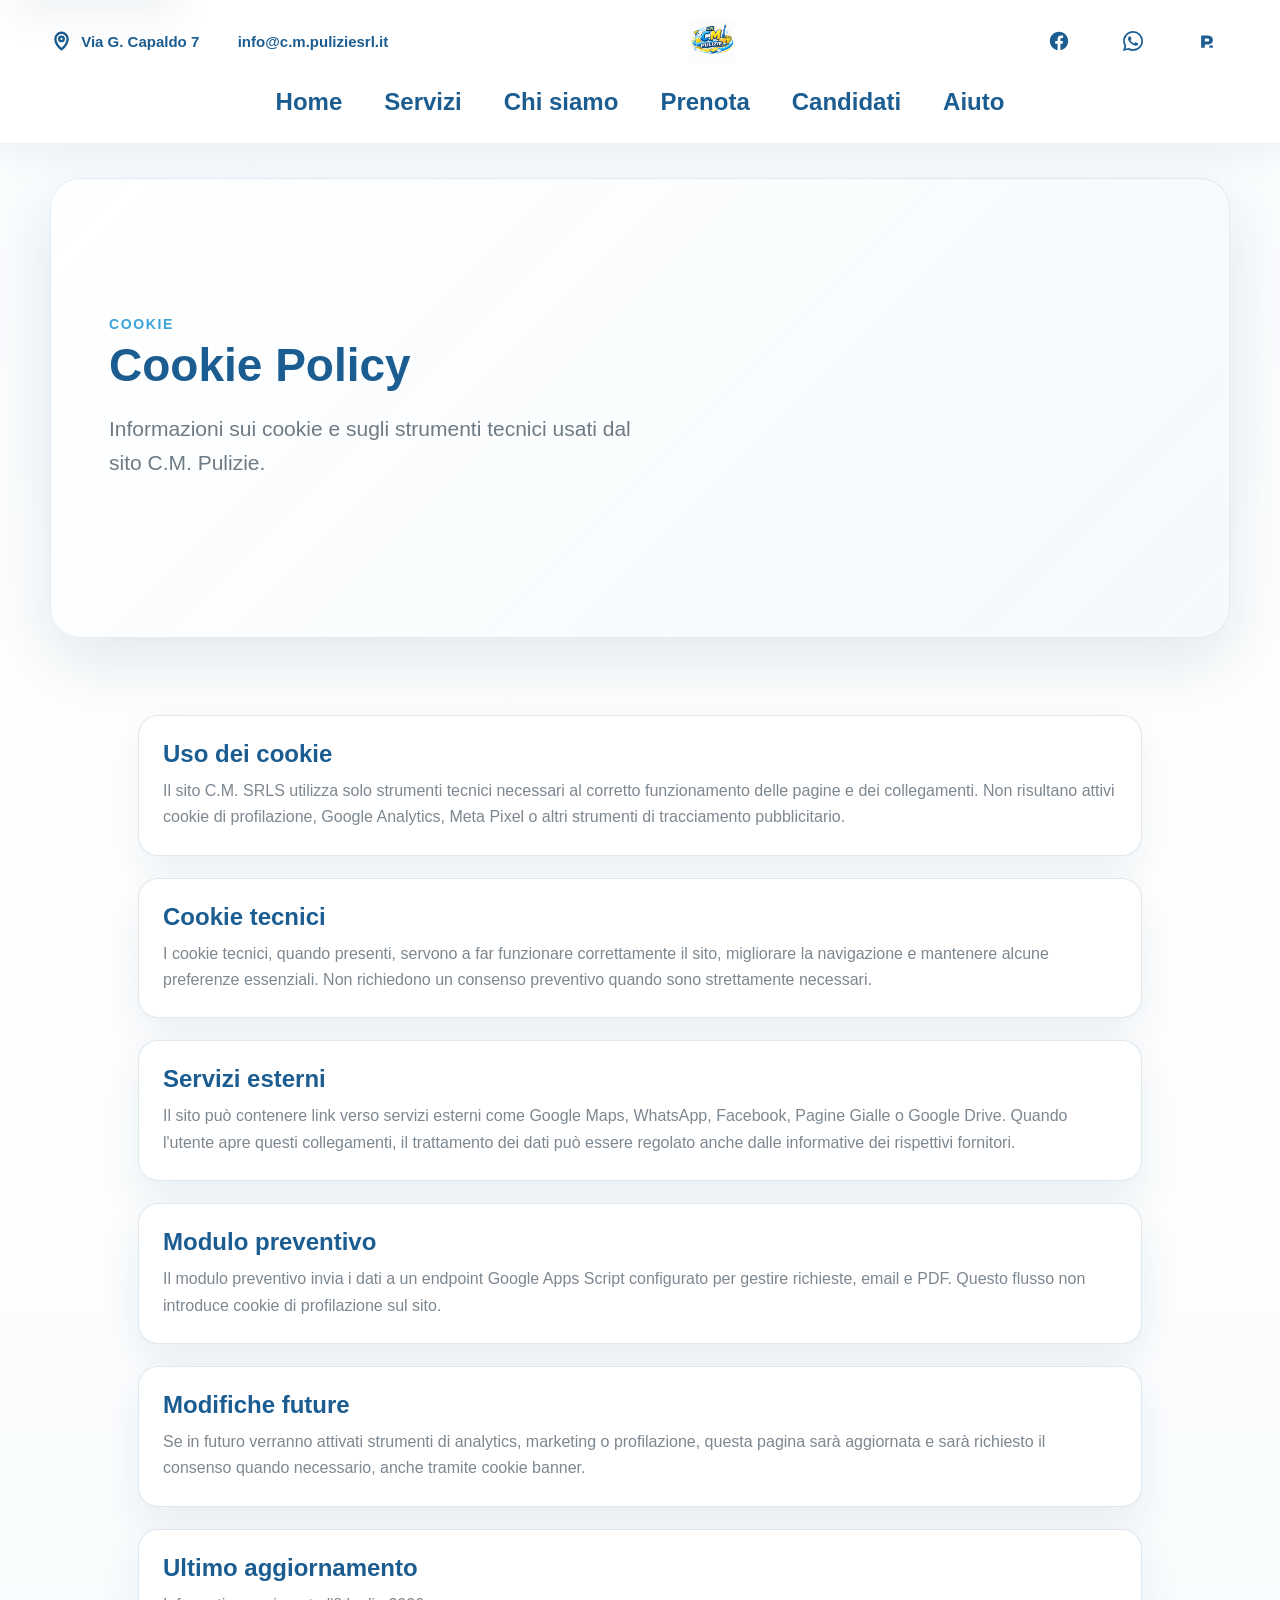
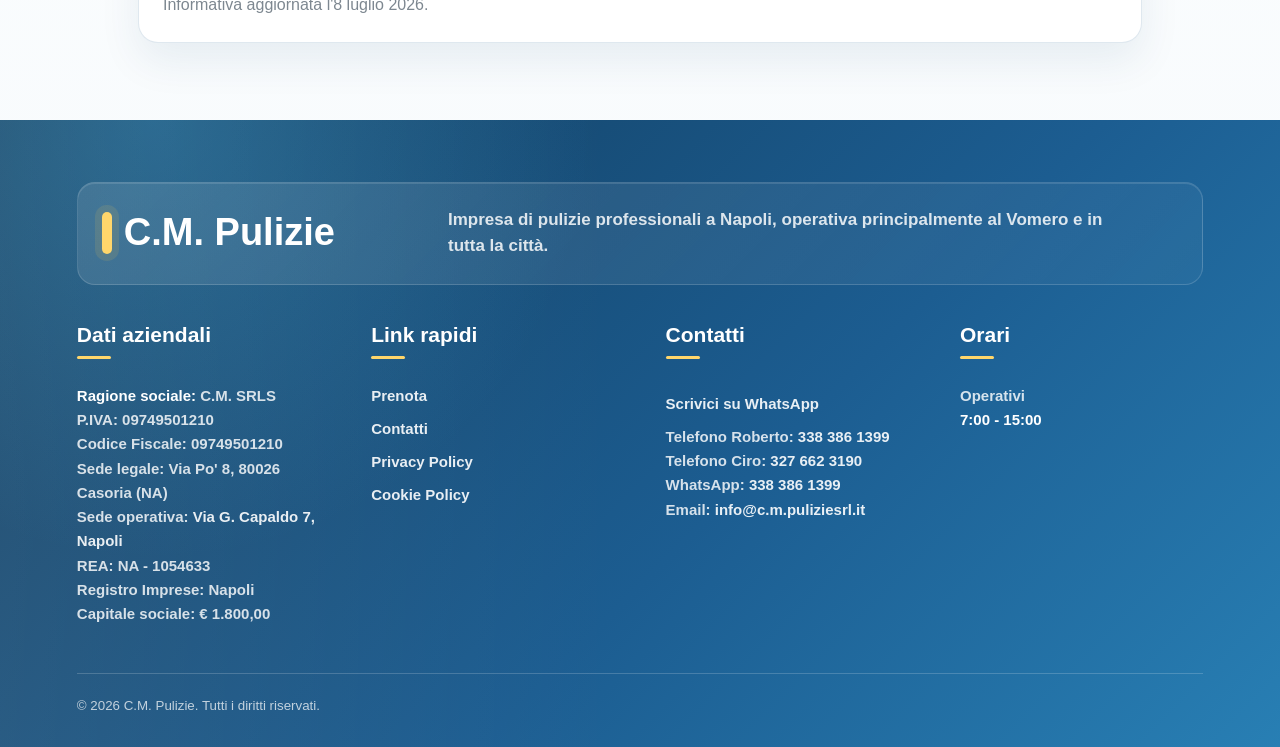
<file: cookie.html>
<!DOCTYPE html>
<html lang="it">
<head>
  <meta charset="UTF-8" />
  <meta name="viewport" content="width=device-width, initial-scale=1.0" />
  <title>Cookie Policy | C.M. Pulizie</title>
  <meta name="description" content="Informativa cookie del sito C.M. Pulizie." />
  <link rel="canonical" href="https://vincenzomec97-ship-it.github.io/cm-pulizie/cookie.html" />
  <meta property="og:type" content="website" />
  <meta property="og:title" content="Cookie Policy | C.M. Pulizie" />
  <meta property="og:description" content="Informativa cookie del sito C.M. Pulizie." />
  <meta property="og:url" content="https://vincenzomec97-ship-it.github.io/cm-pulizie/cookie.html" />
  <meta property="og:image" content="https://vincenzomec97-ship-it.github.io/cm-pulizie/assets/logo-cm-nuovo.png" />
  <meta name="twitter:card" content="summary_large_image" />
  <meta name="twitter:title" content="Cookie Policy | C.M. Pulizie" />
  <meta name="twitter:description" content="Informativa cookie del sito C.M. Pulizie." />
  <meta name="twitter:image" content="https://vincenzomec97-ship-it.github.io/cm-pulizie/assets/logo-cm-nuovo.png" />
  <link rel="stylesheet" href="style.css" />
  <link rel="icon" type="image/png" href="assets/img/favicon.png?v=2" />
  <link rel="apple-touch-icon" href="assets/img/favicon.png?v=2" />
  <link rel="manifest" href="site.webmanifest" />
</head>
<body>
    <a class="skip-link" href="#main-content">Salta al contenuto</a>
  <svg class="svg-sprite" aria-hidden="true" focusable="false">
    <symbol id="icon-location" viewBox="0 0 24 24"><path d="M12 21s7-6.1 7-12a7 7 0 0 0-14 0c0 5.9 7 12 7 12Z" /><circle cx="12" cy="9" r="2.6" /></symbol>
    <symbol id="icon-mail" viewBox="0 0 24 24"><rect x="3" y="5" width="18" height="14" rx="2" /><path d="m4 7 8 6 8-6" /></symbol>
  </svg>

  <header class="site-header">
    <div class="top-bar">
      <div class="contact-list">
        <a class="contact-item" href="https://maps.app.goo.gl/mdHLhVkuGk9x565KA?g_st=ic" aria-label="Apri indirizzo su Google Maps" target="_blank" rel="noopener noreferrer"><svg class="top-icon"><use href="#icon-location"></use></svg>Via G. Capaldo 7</a>
        <a class="contact-item" href="mailto:info@c.m.puliziesrl.it" aria-label="Invia email a C.M. Pulizie"><svg class="top-icon"><use href="#icon-mail"></use></svg>info@c.m.puliziesrl.it</a>
      </div>
      <a class="top-logo" href="index.html" aria-label="Vai alla homepage C.M. Pulizie"><img src="assets/logo-cm-nuovo.png" alt="C.M. Pulizie" /></a>
      <div class="social-list" aria-label="Collegamenti aziendali"><a class="top-social-link facebook-link" href="https://www.facebook.com/share/1avRifo9CY/?mibextid=wwXIfr" aria-label="Apri la pagina Facebook C.M. Pulizie" title="Facebook" target="_blank" rel="noopener noreferrer"><svg class="social-icon social-icon-facebook" viewBox="0 0 24 24" aria-hidden="true" focusable="false"><path d="M22 12.06C22 6.5 17.52 2 12 2S2 6.5 2 12.06c0 5.02 3.66 9.18 8.44 9.94v-7.03H7.9v-2.91h2.54V9.84c0-2.52 1.49-3.91 3.77-3.91 1.09 0 2.23.2 2.23.2v2.47h-1.26c-1.24 0-1.63.78-1.63 1.57v1.89h2.77l-.44 2.91h-2.33V22C18.34 21.24 22 17.08 22 12.06Z"/></svg></a><a class="top-social-link whatsapp-link" href="https://wa.me/393383861399?text=Buongiorno%2C%20vorrei%20ricevere%20informazioni%20sui%20servizi%20di%20C.M.%20Pulizie." aria-label="Contatta C.M. Pulizie su WhatsApp" title="WhatsApp" target="_blank" rel="noopener noreferrer"><svg class="social-icon social-icon-whatsapp" viewBox="0 0 24 24" aria-hidden="true" focusable="false"><path d="M20.52 3.48A11.86 11.86 0 0 0 12.06 0C5.47 0 .11 5.36.11 11.95c0 2.1.55 4.16 1.6 5.97L0 24l6.23-1.63a11.95 11.95 0 0 0 5.83 1.49h.01c6.59 0 11.95-5.36 11.95-11.95 0-3.19-1.24-6.19-3.5-8.43ZM12.07 21.84h-.01a9.9 9.9 0 0 1-5.04-1.38l-.36-.21-3.7.97.99-3.61-.23-.37a9.9 9.9 0 1 1 8.35 4.6Zm5.43-7.42c-.3-.15-1.76-.87-2.03-.97-.27-.1-.47-.15-.67.15-.2.3-.77.97-.94 1.17-.17.2-.35.22-.64.07-.3-.15-1.26-.46-2.4-1.47-.89-.79-1.49-1.77-1.66-2.07-.17-.3-.02-.46.13-.61.13-.13.3-.35.45-.52.15-.17.2-.3.3-.5.1-.2.05-.37-.02-.52-.07-.15-.67-1.62-.92-2.22-.24-.58-.49-.5-.67-.51h-.57c-.2 0-.52.07-.79.37-.27.3-1.04 1.02-1.04 2.49s1.07 2.89 1.22 3.09c.15.2 2.1 3.2 5.08 4.49.71.31 1.26.49 1.69.63.71.23 1.36.2 1.87.12.57-.09 1.76-.72 2-1.42.25-.7.25-1.3.17-1.42-.07-.13-.27-.2-.57-.35Z"/></svg></a><a class="top-social-link yellow-pages-link" href="https://share.google/8ZzKNl85I47vZyRSR" data-yellow-pages-link aria-label="Apri la pagina di C.M. Pulizie su Pagine Gialle" title="Pagine Gialle" target="_blank" rel="noopener noreferrer"><svg class="social-icon social-icon-pagine-gialle" viewBox="0 0 120 120" aria-hidden="true" focusable="false"><rect width="120" height="120" rx="24" fill="#F6D51F"/><path d="M28 30h36c17 0 28 9 28 24s-11 25-29 25H48v18H28V30Zm20 16v17h14c6 0 10-3 10-9s-4-8-10-8H48Z" fill="#1D1D1B"/><path d="M73 84h19v13H73z" fill="#1D1D1B"/></svg></a></div>
    </div>
    <button class="nav-toggle" type="button" aria-label="Apri menu principale" aria-controls="mainMenu" aria-expanded="false"><span></span><span></span><span></span></button>
    <nav id="mainMenu" class="main-menu" aria-label="Menu principale"><a href="index.html">Home</a><a href="servizi.html">Servizi</a><a href="chi-siamo.html">Chi siamo</a><a href="prenota.html">Prenota</a><a href="candidati.html">Candidati</a><a href="aiuto.html">Aiuto</a></nav>
  </header>

      <main id="main-content">
    <section class="page-hero compact-hero">
      <div>
        <span>Cookie</span>
        <h1>Cookie Policy</h1>
        <p>Informazioni sui cookie e sugli strumenti tecnici usati dal sito C.M. Pulizie.</p>
      </div>
    </section>

    <section class="content-section privacy-content reveal">
      <article>
        <h2>Uso dei cookie</h2>
        <p>Il sito C.M. SRLS utilizza solo strumenti tecnici necessari al corretto funzionamento delle pagine e dei collegamenti. Non risultano attivi cookie di profilazione, Google Analytics, Meta Pixel o altri strumenti di tracciamento pubblicitario.</p>
      </article>
      <article>
        <h2>Cookie tecnici</h2>
        <p>I cookie tecnici, quando presenti, servono a far funzionare correttamente il sito, migliorare la navigazione e mantenere alcune preferenze essenziali. Non richiedono un consenso preventivo quando sono strettamente necessari.</p>
      </article>
      <article>
        <h2>Servizi esterni</h2>
        <p>Il sito pu&ograve; contenere link verso servizi esterni come Google Maps, WhatsApp, Facebook, Pagine Gialle o Google Drive. Quando l'utente apre questi collegamenti, il trattamento dei dati pu&ograve; essere regolato anche dalle informative dei rispettivi fornitori.</p>
      </article>
      <article>
        <h2>Modulo preventivo</h2>
        <p>Il modulo preventivo invia i dati a un endpoint Google Apps Script configurato per gestire richieste, email e PDF. Questo flusso non introduce cookie di profilazione sul sito.</p>
      </article>
      <article>
        <h2>Modifiche future</h2>
        <p>Se in futuro verranno attivati strumenti di analytics, marketing o profilazione, questa pagina sar&agrave; aggiornata e sar&agrave; richiesto il consenso quando necessario, anche tramite cookie banner.</p>
      </article>
      <article>
        <h2>Ultimo aggiornamento</h2>
        <p>Informativa aggiornata l'8 luglio 2026.</p>
      </article>
    </section>
  </main>

      <footer class="site-footer rich-footer">
    <div class="footer-brand">
      <strong>C.M. Pulizie</strong>
      <p>Impresa di pulizie professionali a Napoli, operativa principalmente al Vomero e in tutta la citt&agrave;.</p>
    </div>
    <div class="footer-col">
      <h2>Dati aziendali</h2>
      <p><strong>Ragione sociale:</strong> C.M. SRLS<br />P.IVA: 09749501210<br />Codice Fiscale: 09749501210<br />Sede legale: Via Po' 8, 80026 Casoria (NA)<br />Sede operativa: <a href="https://maps.app.goo.gl/mdHLhVkuGk9x565KA?g_st=ic" aria-label="Apri Via G. Capaldo 7 su Google Maps" target="_blank" rel="noopener noreferrer">Via G. Capaldo 7, Napoli</a><br />REA: NA - 1054633<br />Registro Imprese: Napoli<br />Capitale sociale: &euro; 1.800,00</p>
    </div>
    <div class="footer-col">
      <h2>Link rapidi</h2>
      <a href="prenota.html">Prenota</a>
      <a href="mailto:info@c.m.puliziesrl.it">Contatti</a>
      <a href="privacy.html">Privacy Policy</a>
      <a href="cookie.html">Cookie Policy</a>
    </div>
    <div class="footer-col">
      <h2>Contatti</h2>
      <a class="footer-cta" href="https://wa.me/393383861399" aria-label="Contatta C.M. Pulizie su WhatsApp al 3383861399" target="_blank" rel="noopener noreferrer">Scrivici su WhatsApp</a>
      <p class="footer-phone-list">Telefono Roberto: <a href="tel:+393383861399" aria-label="Chiama Roberto al 338 386 1399">338 386 1399</a><br />Telefono Ciro: <a href="tel:+393276623190" aria-label="Chiama Ciro al 327 662 3190">327 662 3190</a><br />WhatsApp: <a href="https://wa.me/393383861399" target="_blank" rel="noopener noreferrer">338 386 1399</a><br />Email: <a href="mailto:info@c.m.puliziesrl.it" aria-label="Invia email a C.M. Pulizie">info@c.m.puliziesrl.it</a></p>
    </div>
    <div class="footer-col footer-hours-col">
      <h2>Orari</h2>
      <p class="footer-hours">Operativi<br /><strong>7:00 - 15:00</strong></p>
    </div>
    <small>&copy; 2026 C.M. Pulizie. Tutti i diritti riservati.</small>
  </footer>
  <script src="assets/js/config.js"></script>
  <script src="script.js"></script>
</body>
</html>
</file>
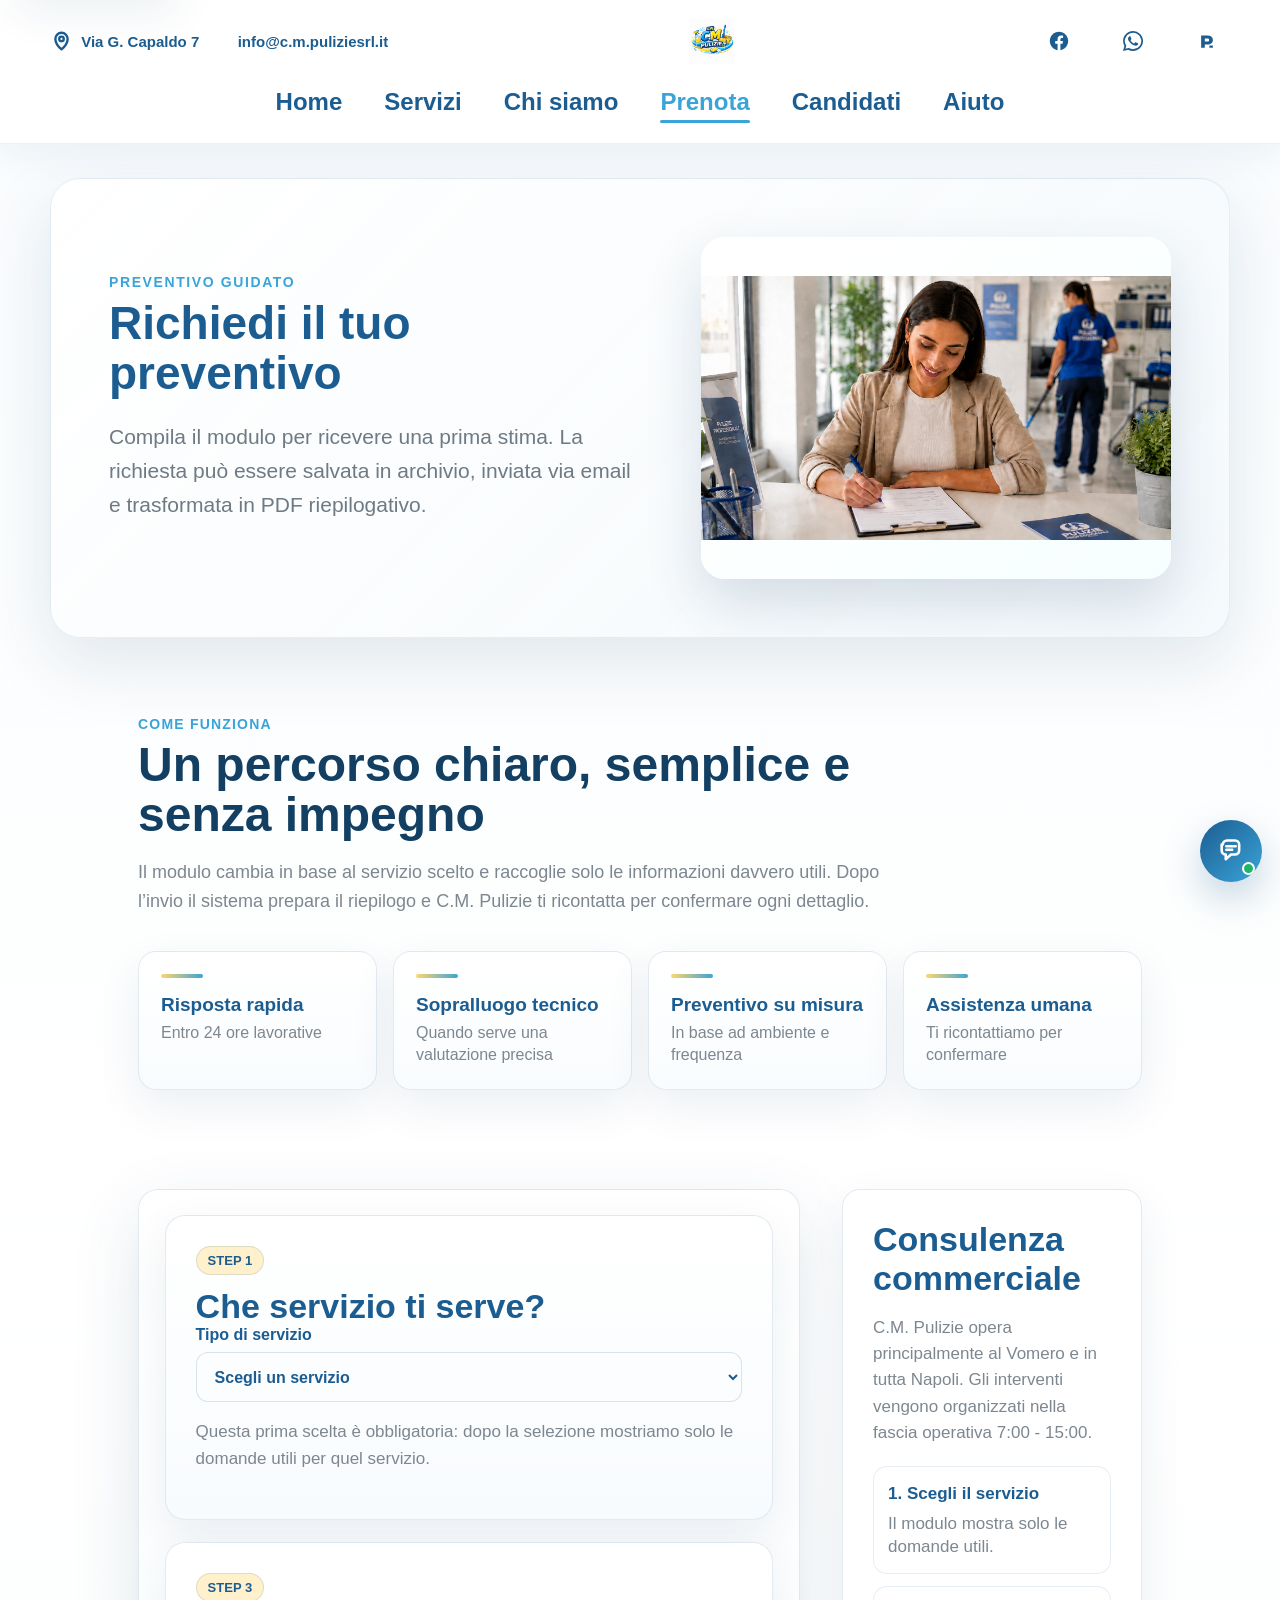
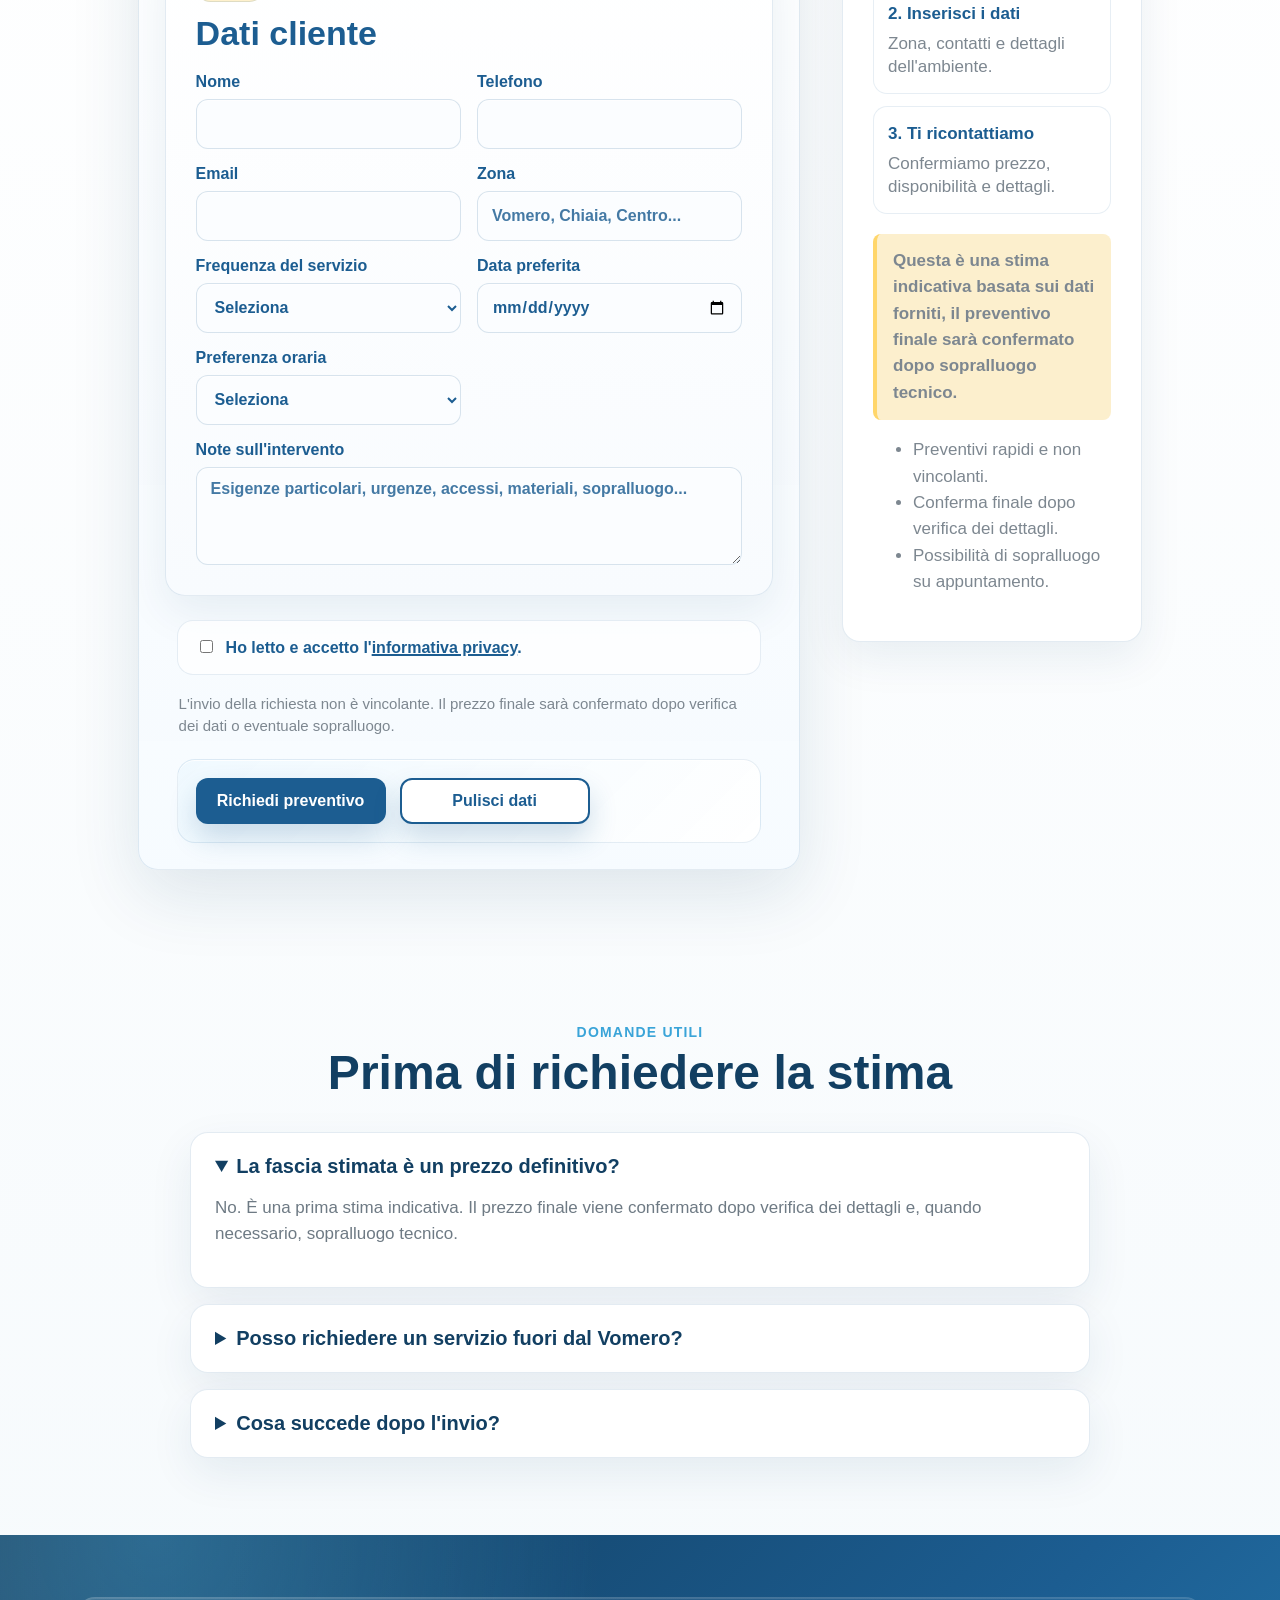
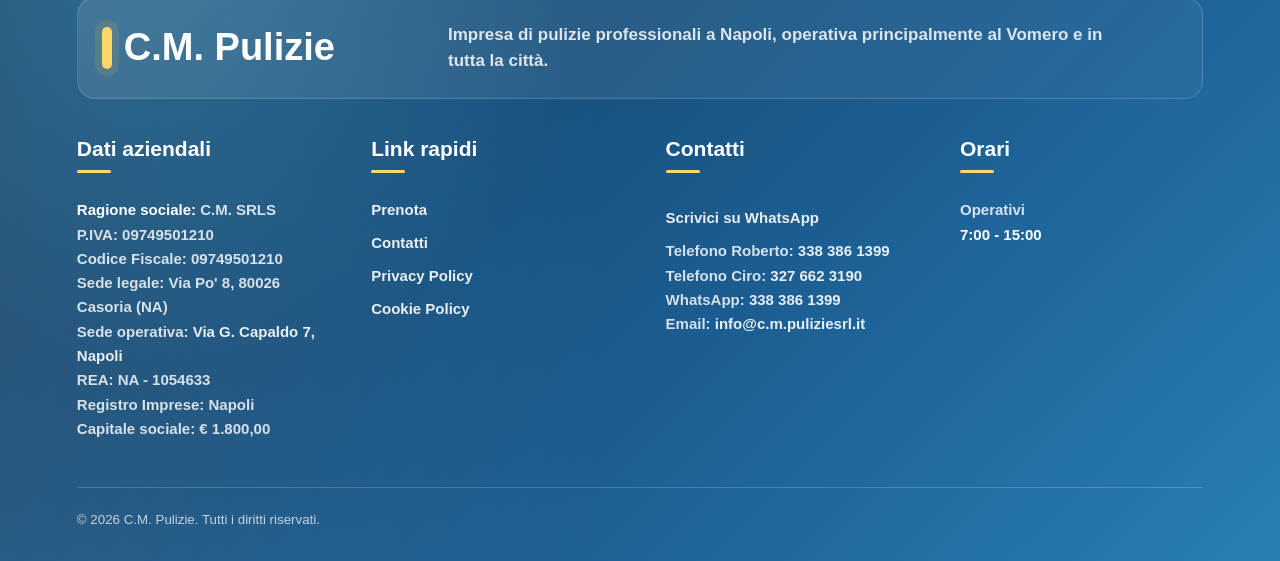
<file: prenota.html>
<!DOCTYPE html>
<html lang="it">
<head>
  <meta charset="UTF-8" />
  <meta name="viewport" content="width=device-width, initial-scale=1.0" />
  <title>Prenota | C.M. Pulizie</title>
  <meta name="description" content="Calcolatore preventivo e assistente commerciale per C.M. Pulizie a Napoli." />
  <link rel="canonical" href="https://vincenzomec97-ship-it.github.io/cm-pulizie/prenota.html" />
  <meta property="og:type" content="website" />
  <meta property="og:title" content="Richiedi preventivo | C.M. Pulizie" />
  <meta property="og:description" content="Invia una richiesta di preventivo per servizi di pulizia a Napoli con campi specifici per ogni intervento." />
  <meta property="og:url" content="https://vincenzomec97-ship-it.github.io/cm-pulizie/prenota.html" />
  <meta property="og:image" content="https://vincenzomec97-ship-it.github.io/cm-pulizie/assets/logo-cm-nuovo.png" />
  <meta name="twitter:card" content="summary_large_image" />
  <meta name="twitter:title" content="Richiedi preventivo | C.M. Pulizie" />
  <meta name="twitter:description" content="Modulo preventivo per pulizie condomini, case, uffici e altri servizi a Napoli." />
  <meta name="twitter:image" content="https://vincenzomec97-ship-it.github.io/cm-pulizie/assets/logo-cm-nuovo.png" />
  <link rel="stylesheet" href="style.css" />
  <link rel="icon" type="image/png" href="assets/img/favicon.png?v=2" />
  <link rel="apple-touch-icon" href="assets/img/favicon.png?v=2" />
  <link rel="manifest" href="site.webmanifest" />
  <link rel="stylesheet" href="assets/css/chatbot.css" />
</head>
<body>
    <a class="skip-link" href="#main-content">Salta al contenuto</a>
  <svg class="svg-sprite" aria-hidden="true" focusable="false">
    <symbol id="icon-location" viewBox="0 0 24 24"><path d="M12 21s7-6.1 7-12a7 7 0 0 0-14 0c0 5.9 7 12 7 12Z" /><circle cx="12" cy="9" r="2.6" /></symbol>
    <symbol id="icon-mail" viewBox="0 0 24 24"><rect x="3" y="5" width="18" height="14" rx="2" /><path d="m4 7 8 6 8-6" /></symbol>
  </svg>

  <header class="site-header">
    <div class="top-bar">
      <div class="contact-list">
        <a class="contact-item" href="https://maps.app.goo.gl/mdHLhVkuGk9x565KA?g_st=ic" aria-label="Apri indirizzo su Google Maps" target="_blank" rel="noopener noreferrer"><svg class="top-icon"><use href="#icon-location"></use></svg>Via G. Capaldo 7</a>
        <a class="contact-item" href="mailto:info@c.m.puliziesrl.it" aria-label="Invia email a C.M. Pulizie"><svg class="top-icon"><use href="#icon-mail"></use></svg>info@c.m.puliziesrl.it</a>
      </div>
      <a class="top-logo" href="index.html" aria-label="Vai alla homepage C.M. Pulizie"><img src="assets/logo-cm-nuovo.png" alt="C.M. Pulizie" /></a>
      <div class="social-list" aria-label="Collegamenti aziendali"><a class="top-social-link facebook-link" href="https://www.facebook.com/share/1avRifo9CY/?mibextid=wwXIfr" aria-label="Apri la pagina Facebook C.M. Pulizie" title="Facebook" target="_blank" rel="noopener noreferrer"><svg class="social-icon social-icon-facebook" viewBox="0 0 24 24" aria-hidden="true" focusable="false"><path d="M22 12.06C22 6.5 17.52 2 12 2S2 6.5 2 12.06c0 5.02 3.66 9.18 8.44 9.94v-7.03H7.9v-2.91h2.54V9.84c0-2.52 1.49-3.91 3.77-3.91 1.09 0 2.23.2 2.23.2v2.47h-1.26c-1.24 0-1.63.78-1.63 1.57v1.89h2.77l-.44 2.91h-2.33V22C18.34 21.24 22 17.08 22 12.06Z"/></svg></a><a class="top-social-link whatsapp-link" href="https://wa.me/393383861399?text=Buongiorno%2C%20vorrei%20ricevere%20informazioni%20sui%20servizi%20di%20C.M.%20Pulizie." aria-label="Contatta C.M. Pulizie su WhatsApp" title="WhatsApp" target="_blank" rel="noopener noreferrer"><svg class="social-icon social-icon-whatsapp" viewBox="0 0 24 24" aria-hidden="true" focusable="false"><path d="M20.52 3.48A11.86 11.86 0 0 0 12.06 0C5.47 0 .11 5.36.11 11.95c0 2.1.55 4.16 1.6 5.97L0 24l6.23-1.63a11.95 11.95 0 0 0 5.83 1.49h.01c6.59 0 11.95-5.36 11.95-11.95 0-3.19-1.24-6.19-3.5-8.43ZM12.07 21.84h-.01a9.9 9.9 0 0 1-5.04-1.38l-.36-.21-3.7.97.99-3.61-.23-.37a9.9 9.9 0 1 1 8.35 4.6Zm5.43-7.42c-.3-.15-1.76-.87-2.03-.97-.27-.1-.47-.15-.67.15-.2.3-.77.97-.94 1.17-.17.2-.35.22-.64.07-.3-.15-1.26-.46-2.4-1.47-.89-.79-1.49-1.77-1.66-2.07-.17-.3-.02-.46.13-.61.13-.13.3-.35.45-.52.15-.17.2-.3.3-.5.1-.2.05-.37-.02-.52-.07-.15-.67-1.62-.92-2.22-.24-.58-.49-.5-.67-.51h-.57c-.2 0-.52.07-.79.37-.27.3-1.04 1.02-1.04 2.49s1.07 2.89 1.22 3.09c.15.2 2.1 3.2 5.08 4.49.71.31 1.26.49 1.69.63.71.23 1.36.2 1.87.12.57-.09 1.76-.72 2-1.42.25-.7.25-1.3.17-1.42-.07-.13-.27-.2-.57-.35Z"/></svg></a><a class="top-social-link yellow-pages-link" href="https://share.google/8ZzKNl85I47vZyRSR" data-yellow-pages-link aria-label="Apri la pagina di C.M. Pulizie su Pagine Gialle" title="Pagine Gialle" target="_blank" rel="noopener noreferrer"><svg class="social-icon social-icon-pagine-gialle" viewBox="0 0 120 120" aria-hidden="true" focusable="false"><rect width="120" height="120" rx="24" fill="#F6D51F"/><path d="M28 30h36c17 0 28 9 28 24s-11 25-29 25H48v18H28V30Zm20 16v17h14c6 0 10-3 10-9s-4-8-10-8H48Z" fill="#1D1D1B"/><path d="M73 84h19v13H73z" fill="#1D1D1B"/></svg></a></div>
    </div>
    <button class="nav-toggle" type="button" aria-label="Apri menu principale" aria-controls="mainMenu" aria-expanded="false">
      <span></span>
      <span></span>
      <span></span>
    </button>
    <nav id="mainMenu" class="main-menu" aria-label="Menu principale">
      <a href="index.html">Home</a>
      <a href="servizi.html">Servizi</a>
      <a href="chi-siamo.html">Chi siamo</a>
      <a href="prenota.html" aria-current="page">Prenota</a>
      <a href="candidati.html">Candidati</a>
      <a href="aiuto.html">Aiuto</a>
    </nav>
  </header>

  <main id="main-content">
    <section class="page-hero booking-hero">
      <div>
        <span>Preventivo guidato</span>
        <h1>Richiedi il tuo preventivo</h1>
        <p>Compila il modulo per ricevere una prima stima. La richiesta pu&ograve; essere salvata in archivio, inviata via email e trasformata in PDF riepilogativo.</p>
      </div>
      <img src="assets/prenotazione.png" alt="Richiesta preventivo C.M. Pulizie" />
    </section>

    <section class="content-section booking-intro reveal" aria-labelledby="booking-process-title">
      <div class="section-head left-head">
        <span>Come funziona</span>
        <h2 id="booking-process-title">Un percorso chiaro, semplice e senza impegno</h2>
        <p>Il modulo cambia in base al servizio scelto e raccoglie solo le informazioni davvero utili. Dopo l&rsquo;invio il sistema prepara il riepilogo e C.M. Pulizie ti ricontatta per confermare ogni dettaglio.</p>
      </div>
      <div class="benefit-strip" aria-label="Vantaggi del preventivo guidato">
        <article><strong>Risposta rapida</strong><span>Entro 24 ore lavorative</span></article>
        <article><strong>Sopralluogo tecnico</strong><span>Quando serve una valutazione precisa</span></article>
        <article><strong>Preventivo su misura</strong><span>In base ad ambiente e frequenza</span></article>
        <article><strong>Assistenza umana</strong><span>Ti ricontattiamo per confermare</span></article>
      </div>
    </section>

    <section class="content-section estimator-layout reveal">
      <form class="estimate-form" id="estimateForm" novalidate>
        <input type="hidden" name="tipo_cliente" data-label="tipo cliente" />
        <section class="estimate-step">
          <div class="step-label">Step 1</div>
          <h2>Che servizio ti serve?</h2>
          <label class="field-label">
            Tipo di servizio
            <select id="serviceType" name="serviceType" required>
              <option value="">Scegli un servizio</option>
              <option value="pulizia_condomini">Pulizie condomini</option>
              <option value="pulizia_appartamenti">Pulizie appartamenti</option>
              <option value="pulizia_uffici">Pulizie uffici</option>
              <option value="sanificazione">Sanificazione ambienti</option>
              <option value="disinfestazione">Disinfestazione</option>
              <option value="giardinaggio">Giardinaggio</option>
            </select>
          </label>
          <p class="step-help">Questa prima scelta &egrave; obbligatoria: dopo la selezione mostriamo solo le domande utili per quel servizio.</p>
        </section>

        <section class="estimate-step service-questions" id="serviceQuestions" hidden>
          <div class="step-label">Step 2</div>
          <h2>Dettagli del servizio</h2>

          <div class="question-group" data-service="pulizia_condomini" hidden>
            <label class="field-label">Numero piani<input type="number" inputmode="numeric" min="1" name="numero_piani" data-label="numero piani" /></label>
            <label class="field-label">Numero scale<input type="number" inputmode="numeric" min="1" name="numero_scale" data-label="numero scale" /></label>
            <label class="field-label">Ascensore<select name="presenza_ascensore" data-label="presenza ascensore"><option value="">Seleziona</option><option>Si</option><option>No</option></select></label>
            <label class="field-label">Androne<select name="presenza_androne" data-label="presenza androne"><option value="">Seleziona</option><option>Si</option><option>No</option></select></label>
            <label class="field-label">Cortile<select name="presenza_cortile" data-label="presenza cortile"><option value="">Seleziona</option><option>Si</option><option>No</option></select></label>
            <label class="field-label">Garage<select name="presenza_garage" data-label="presenza garage"><option value="">Seleziona</option><option>Si</option><option>No</option></select></label>
            <label class="field-label">Vetri da pulire<select name="presenza_vetri" data-label="presenza vetri"><option value="">Seleziona</option><option>Si</option><option>No</option></select></label>
            <label class="field-label">Giorni a settimana richiesti<input type="number" inputmode="numeric" min="1" max="7" name="giorni_settimana" data-label="giorni a settimana richiesti" /></label>
          </div>

          <div class="question-group" data-service="pulizia_appartamenti" hidden>
            <label class="field-label">Metri quadri<input type="number" inputmode="decimal" min="10" name="metri_quadri" data-label="metri quadri" /></label>
            <label class="field-label">Numero stanze<input type="number" inputmode="numeric" min="1" name="numero_stanze" data-label="numero stanze" /></label>
            <label class="field-label">Numero bagni<input type="number" inputmode="numeric" min="1" name="numero_bagni" data-label="numero bagni" /></label>
            <label class="field-label">Tipo pulizia<select name="tipo_pulizia" data-label="tipo pulizia"><option value="">Seleziona</option><option>ordinaria</option><option>profonda</option></select></label>
            <label class="field-label">Livello di sporcizia stimato<select name="livello_sporcizia" data-label="livello di sporcizia stimato"><option value="">Seleziona</option><option>basso</option><option>medio</option><option>alto</option></select></label>
            <label class="field-label">Balconi o terrazzi<select name="presenza_balconi" data-label="presenza balconi o terrazzi"><option value="">Seleziona</option><option>Si</option><option>No</option></select></label>
          </div>

          <div class="question-group" data-service="pulizia_uffici" hidden>
            <label class="field-label">Metri quadri<input type="number" inputmode="decimal" min="10" name="metri_quadri" data-label="metri quadri" /></label>
            <label class="field-label">Numero bagni<input type="number" inputmode="numeric" min="1" name="numero_bagni" data-label="numero bagni" /></label>
            <label class="field-label">Numero stanze o postazioni<input type="number" inputmode="numeric" min="1" name="numero_stanze_o_postazioni" data-label="numero stanze o postazioni" /></label>
            <label class="field-label">Giorni a settimana richiesti<input type="number" inputmode="numeric" min="1" max="7" name="giorni_settimana" data-label="giorni a settimana richiesti" /></label>
            <label class="field-label">Orari preferiti<input type="text" name="orari_preferiti" placeholder="Esempio: mattina, pausa pranzo..." data-label="orari preferiti" /></label>
          </div>

          <div class="question-group" data-service="sanificazione" hidden>
            <label class="field-label">Metri quadri totali<input type="number" inputmode="decimal" min="10" name="metri_quadri_totali" data-label="metri quadri totali" /></label>
            <label class="field-label">Tipo ambiente<input type="text" name="tipo_ambiente" placeholder="Casa, ufficio, condominio..." data-label="tipo ambiente" /></label>
            <label class="field-label">Livello intervento<select name="livello_intervento" data-label="livello intervento"><option value="">Seleziona</option><option>ordinario</option><option>approfondito</option><option>urgente</option></select></label>
            <label class="field-label">Urgenza<select name="urgenza" data-label="urgenza"><option value="">Seleziona</option><option>bassa</option><option>media</option><option>alta</option></select></label>
          </div>

          <div class="question-group" data-service="disinfestazione" hidden>
            <label class="field-label">Tipo infestante<select name="tipo_infestante" data-label="tipo infestante"><option value="">Seleziona</option><option>insetti</option><option>blatte</option><option>formiche</option><option>zanzare</option><option>altro</option></select></label>
            <label class="field-label">Zona interessata<input type="text" name="zona_interessata" placeholder="Cucina, bagno, balcone, giardino..." data-label="zona interessata" /></label>
            <label class="field-label">Interno o esterno<select name="interno_esterno" data-label="interno o esterno"><option value="">Seleziona</option><option>interno</option><option>esterno</option><option>interno ed esterno</option></select></label>
            <label class="field-label">Gravit&agrave; problema<select name="gravita_problema" data-label="gravit&agrave; problema"><option value="">Seleziona</option><option>bassa</option><option>media</option><option>alta</option></select></label>
          </div>

          <div class="question-group" data-service="giardinaggio" hidden>
            <label class="field-label">Metratura area verde<input type="number" inputmode="decimal" min="1" name="metratura_area_verde" data-label="metratura area verde" /></label>
            <label class="field-label">Tipo intervento<input type="text" name="tipo_intervento_giardino" placeholder="Taglio erba, pulizia, manutenzione..." data-label="tipo intervento giardino" /></label>
            <label class="field-label">Siepi<select name="presenza_siepi" data-label="presenza siepi"><option value="">Seleziona</option><option>Si</option><option>No</option></select></label>
            <label class="field-label">Prato o aiuole<select name="presenza_prato" data-label="presenza prato o aiuole"><option value="">Seleziona</option><option>Si</option><option>No</option></select></label>
            <label class="field-label">Potatura<select name="potatura" data-label="potatura"><option value="">Seleziona</option><option>Si</option><option>No</option></select></label>
            <label class="field-label">Frequenza giardino<select name="frequenza_giardino" data-label="frequenza giardino"><option value="">Seleziona</option><option>una volta</option><option>settimanale</option><option>mensile</option><option>stagionale</option></select></label>
          </div>
        </section>

        <section class="estimate-step">
          <div class="step-label">Step 3</div>
          <h2>Dati cliente</h2>
          <div class="general-grid">
            <label class="field-label">Nome<input type="text" name="nome" autocomplete="name" data-label="nome" /></label>
            <label class="field-label">Telefono<input type="tel" inputmode="tel" autocomplete="tel" name="telefono" data-label="telefono" /></label>
            <label class="field-label">Email<input type="email" autocomplete="email" name="email" data-label="email" /></label>
            <label class="field-label">Zona<input type="text" name="zona" placeholder="Vomero, Chiaia, Centro..." data-label="zona" /></label>
            <label class="field-label">Frequenza del servizio<select name="frequenza" data-label="frequenza del servizio"><option value="">Seleziona</option><option>una volta</option><option>settimanale</option><option>bisettimanale</option><option>mensile</option><option>da definire</option></select></label>
            <label class="field-label">Data preferita<input type="date" name="data_preferita" data-label="data preferita" /></label>
          <label class="field-label">Preferenza oraria<select name="orario" data-label="preferenza oraria"><option value="">Seleziona</option><option>7:00 - 10:00</option><option>10:00 - 12:00</option><option>12:00 - 15:00</option><option>Da concordare</option></select></label>
            <label class="field-label field-wide">Note sull'intervento<textarea name="note" rows="4" placeholder="Esigenze particolari, urgenze, accessi, materiali, sopralluogo..." data-label="note sull'intervento"></textarea></label>
          </div>
        </section>

        <label class="privacy-check"><input id="privacyConsent" name="privacy" type="checkbox" value="accettata" required /> <span>Ho letto e accetto l'<a href="privacy.html" target="_blank" rel="noopener noreferrer">informativa privacy</a>.</span></label>
        <p class="form-note">L'invio della richiesta non &egrave; vincolante. Il prezzo finale sar&agrave; confermato dopo verifica dei dati o eventuale sopralluogo.</p>
        <p class="form-feedback" id="submissionFeedback" aria-live="polite" hidden></p>

        <div class="estimate-actions">
          <button type="submit">Richiedi preventivo</button>
          <button class="button-light" type="reset">Pulisci dati</button>
        </div>
      </form>

      <aside class="commercial-panel">
        <h2>Consulenza commerciale</h2>
          <p>C.M. Pulizie opera principalmente al Vomero e in tutta Napoli. Gli interventi vengono organizzati nella fascia operativa 7:00 - 15:00.</p>
        <ol class="clarity-list" aria-label="Percorso della richiesta">
          <li><strong>1. Scegli il servizio</strong><span>Il modulo mostra solo le domande utili.</span></li>
          <li><strong>2. Inserisci i dati</strong><span>Zona, contatti e dettagli dell'ambiente.</span></li>
          <li><strong>3. Ti ricontattiamo</strong><span>Confermiamo prezzo, disponibilit&agrave; e dettagli.</span></li>
        </ol>
        <p class="mandatory-note">Questa &egrave; una stima indicativa basata sui dati forniti, il preventivo finale sar&agrave; confermato dopo sopralluogo tecnico.</p>
        <ul>
          <li>Preventivi rapidi e non vincolanti.</li>
          <li>Conferma finale dopo verifica dei dettagli.</li>
          <li>Possibilit&agrave; di sopralluogo su appuntamento.</li>
        </ul>
      </aside>
    </section>

    <section class="content-section estimate-output" id="estimateOutput" hidden>
      <div class="result-card">
        <div class="result-top">
          <div>
            <span class="eyebrow">Preventivo</span>
            <h2>Richiesta pronta</h2>
          </div>
        </div>

        <p class="mandatory-note">Questa &egrave; una stima indicativa basata sui dati forniti, il preventivo finale sar&agrave; confermato dopo sopralluogo tecnico.</p>

        <div class="result-grid">
          <div><small>Tipo servizio scelto</small><strong id="serviceOutput">-</strong></div>
          <div><small>Zona</small><strong id="zoneOutput">-</strong></div>
          <div><small>Fascia stimata</small><strong id="rangeOutput">-</strong></div>
        </div>

        <label class="field-label">Riepilogo richiesta<textarea id="clientMessage" rows="8" readonly></textarea></label>

        <details class="request-summary">
          <summary>Dettagli della richiesta</summary>
          <pre id="requestSummary"></pre>
        </details>

        <div class="review-gate client-actions">
          <span>Se l'invio automatico non &egrave; disponibile, puoi inoltrare la richiesta al titolare tramite WhatsApp.</span>
          <a id="pdfLink" class="button-light" href="#" target="_blank" rel="noopener noreferrer" hidden>Apri PDF riepilogativo</a>
          <a id="whatsappFallback" class="button-light whatsapp-request-button" href="https://wa.me/393383861399" target="_blank" rel="noopener noreferrer" hidden>Invia al titolare su WhatsApp</a>
        </div>
      </div>
    </section>

    <section class="content-section booking-faq reveal" aria-labelledby="booking-faq-title">
      <div class="section-head">
        <span>Domande utili</span>
        <h2 id="booking-faq-title">Prima di richiedere la stima</h2>
      </div>
      <div class="faq-list compact-faq">
        <details open>
          <summary>La fascia stimata &egrave; un prezzo definitivo?</summary>
          <p>No. &Egrave; una prima stima indicativa. Il prezzo finale viene confermato dopo verifica dei dettagli e, quando necessario, sopralluogo tecnico.</p>
        </details>
        <details>
          <summary>Posso richiedere un servizio fuori dal Vomero?</summary>
          <p>S&igrave;. Operiamo principalmente al Vomero e in tutta Napoli citt&agrave;, valutando tempi e necessit&agrave; in base alla zona.</p>
        </details>
        <details>
          <summary>Cosa succede dopo l'invio?</summary>
          <p>Riceverai una conferma della richiesta e verrai ricontattato per definire disponibilit&agrave;, prezzo finale e dettagli operativi.</p>
        </details>
      </div>
    </section>
  </main>

      <footer class="site-footer rich-footer">
    <div class="footer-brand">
      <strong>C.M. Pulizie</strong>
      <p>Impresa di pulizie professionali a Napoli, operativa principalmente al Vomero e in tutta la citt&agrave;.</p>
    </div>
    <div class="footer-col">
      <h2>Dati aziendali</h2>
      <p><strong>Ragione sociale:</strong> C.M. SRLS<br />P.IVA: 09749501210<br />Codice Fiscale: 09749501210<br />Sede legale: Via Po' 8, 80026 Casoria (NA)<br />Sede operativa: <a href="https://maps.app.goo.gl/mdHLhVkuGk9x565KA?g_st=ic" aria-label="Apri Via G. Capaldo 7 su Google Maps" target="_blank" rel="noopener noreferrer">Via G. Capaldo 7, Napoli</a><br />REA: NA - 1054633<br />Registro Imprese: Napoli<br />Capitale sociale: &euro; 1.800,00</p>
    </div>
    <div class="footer-col">
      <h2>Link rapidi</h2>
      <a href="prenota.html">Prenota</a>
      <a href="mailto:info@c.m.puliziesrl.it">Contatti</a>
      <a href="privacy.html">Privacy Policy</a>
      <a href="cookie.html">Cookie Policy</a>
    </div>
    <div class="footer-col">
      <h2>Contatti</h2>
      <a class="footer-cta" href="https://wa.me/393383861399" aria-label="Contatta C.M. Pulizie su WhatsApp al 3383861399" target="_blank" rel="noopener noreferrer">Scrivici su WhatsApp</a>
      <p class="footer-phone-list">Telefono Roberto: <a href="tel:+393383861399" aria-label="Chiama Roberto al 338 386 1399">338 386 1399</a><br />Telefono Ciro: <a href="tel:+393276623190" aria-label="Chiama Ciro al 327 662 3190">327 662 3190</a><br />WhatsApp: <a href="https://wa.me/393383861399" target="_blank" rel="noopener noreferrer">338 386 1399</a><br />Email: <a href="mailto:info@c.m.puliziesrl.it" aria-label="Invia email a C.M. Pulizie">info@c.m.puliziesrl.it</a></p>
    </div>
    <div class="footer-col footer-hours-col">
      <h2>Orari</h2>
      <p class="footer-hours">Operativi<br /><strong>7:00 - 15:00</strong></p>
    </div>
    <small>&copy; 2026 C.M. Pulizie. Tutti i diritti riservati.</small>
  </footer>
  <script src="assets/js/config.js"></script>
  <script src="script.js"></script>
  <script src="assets/js/chatbot.js" defer></script>
</body>
</html>
</file>
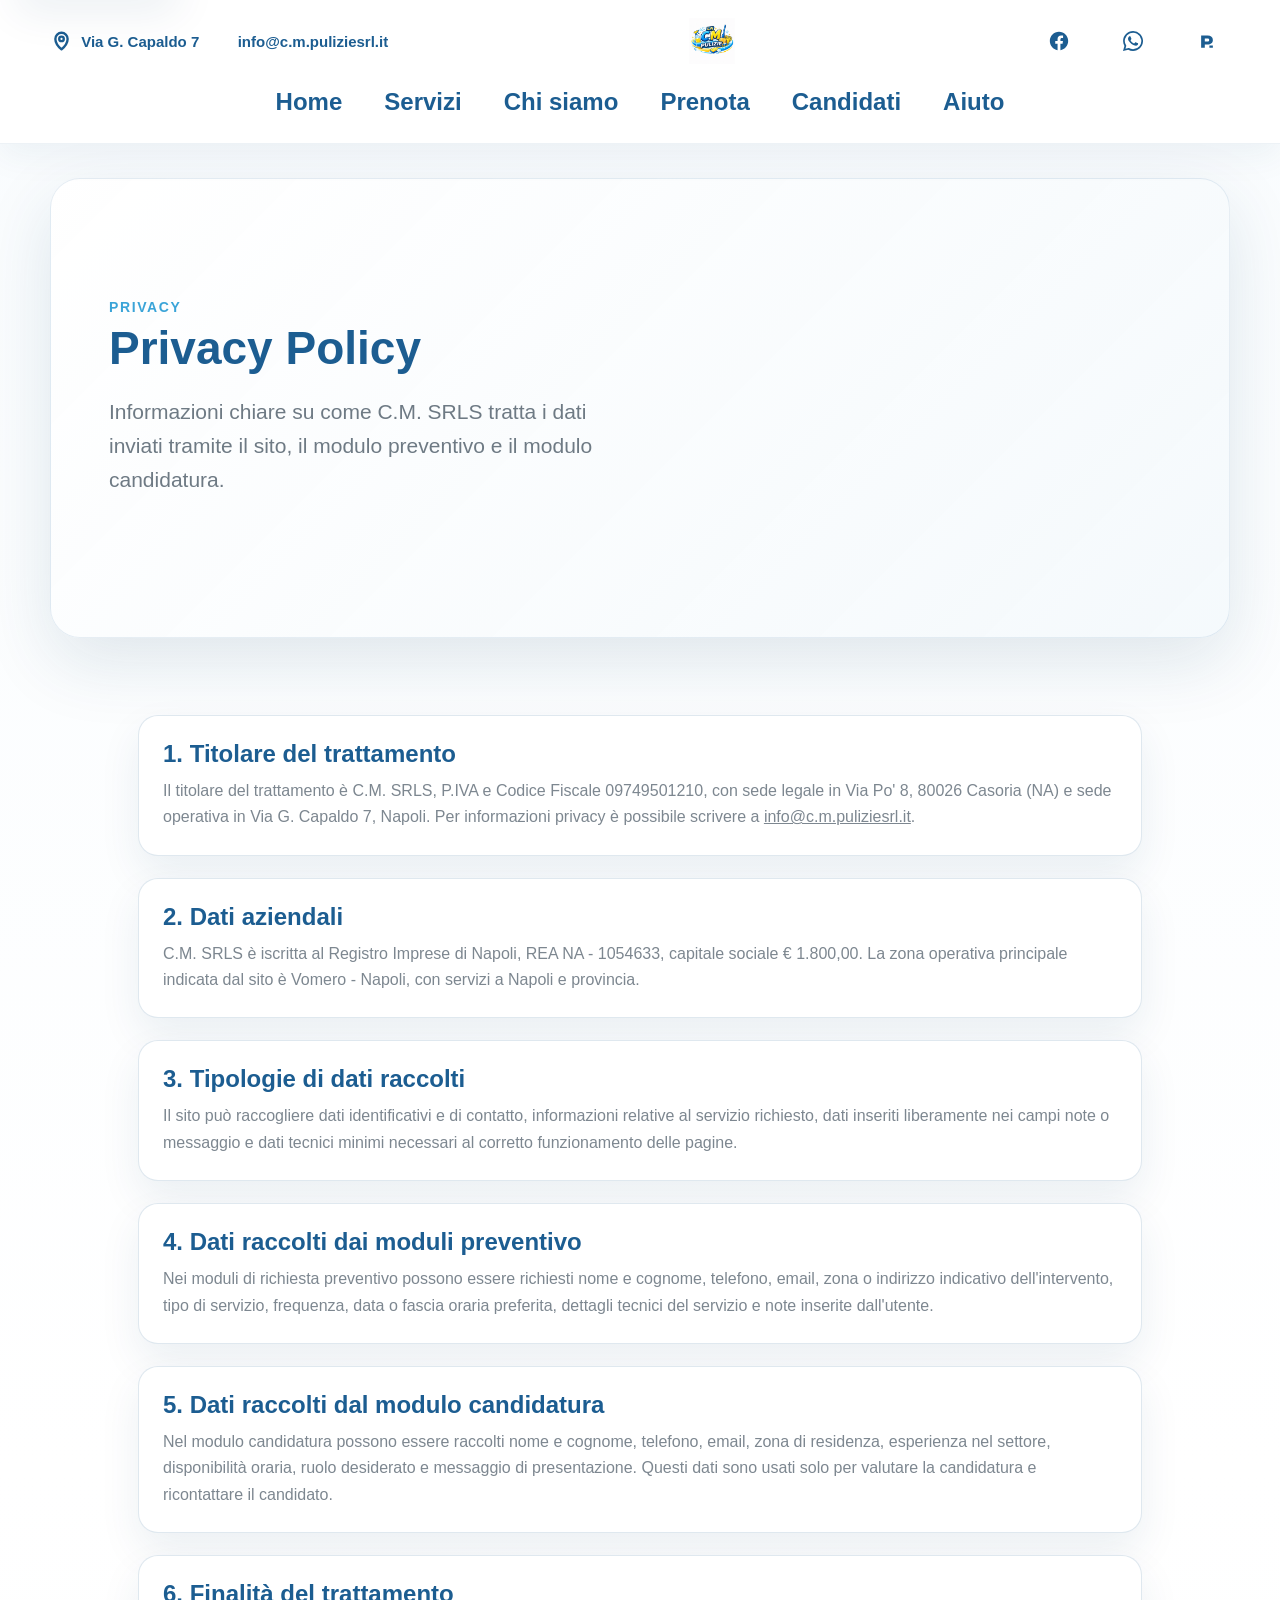
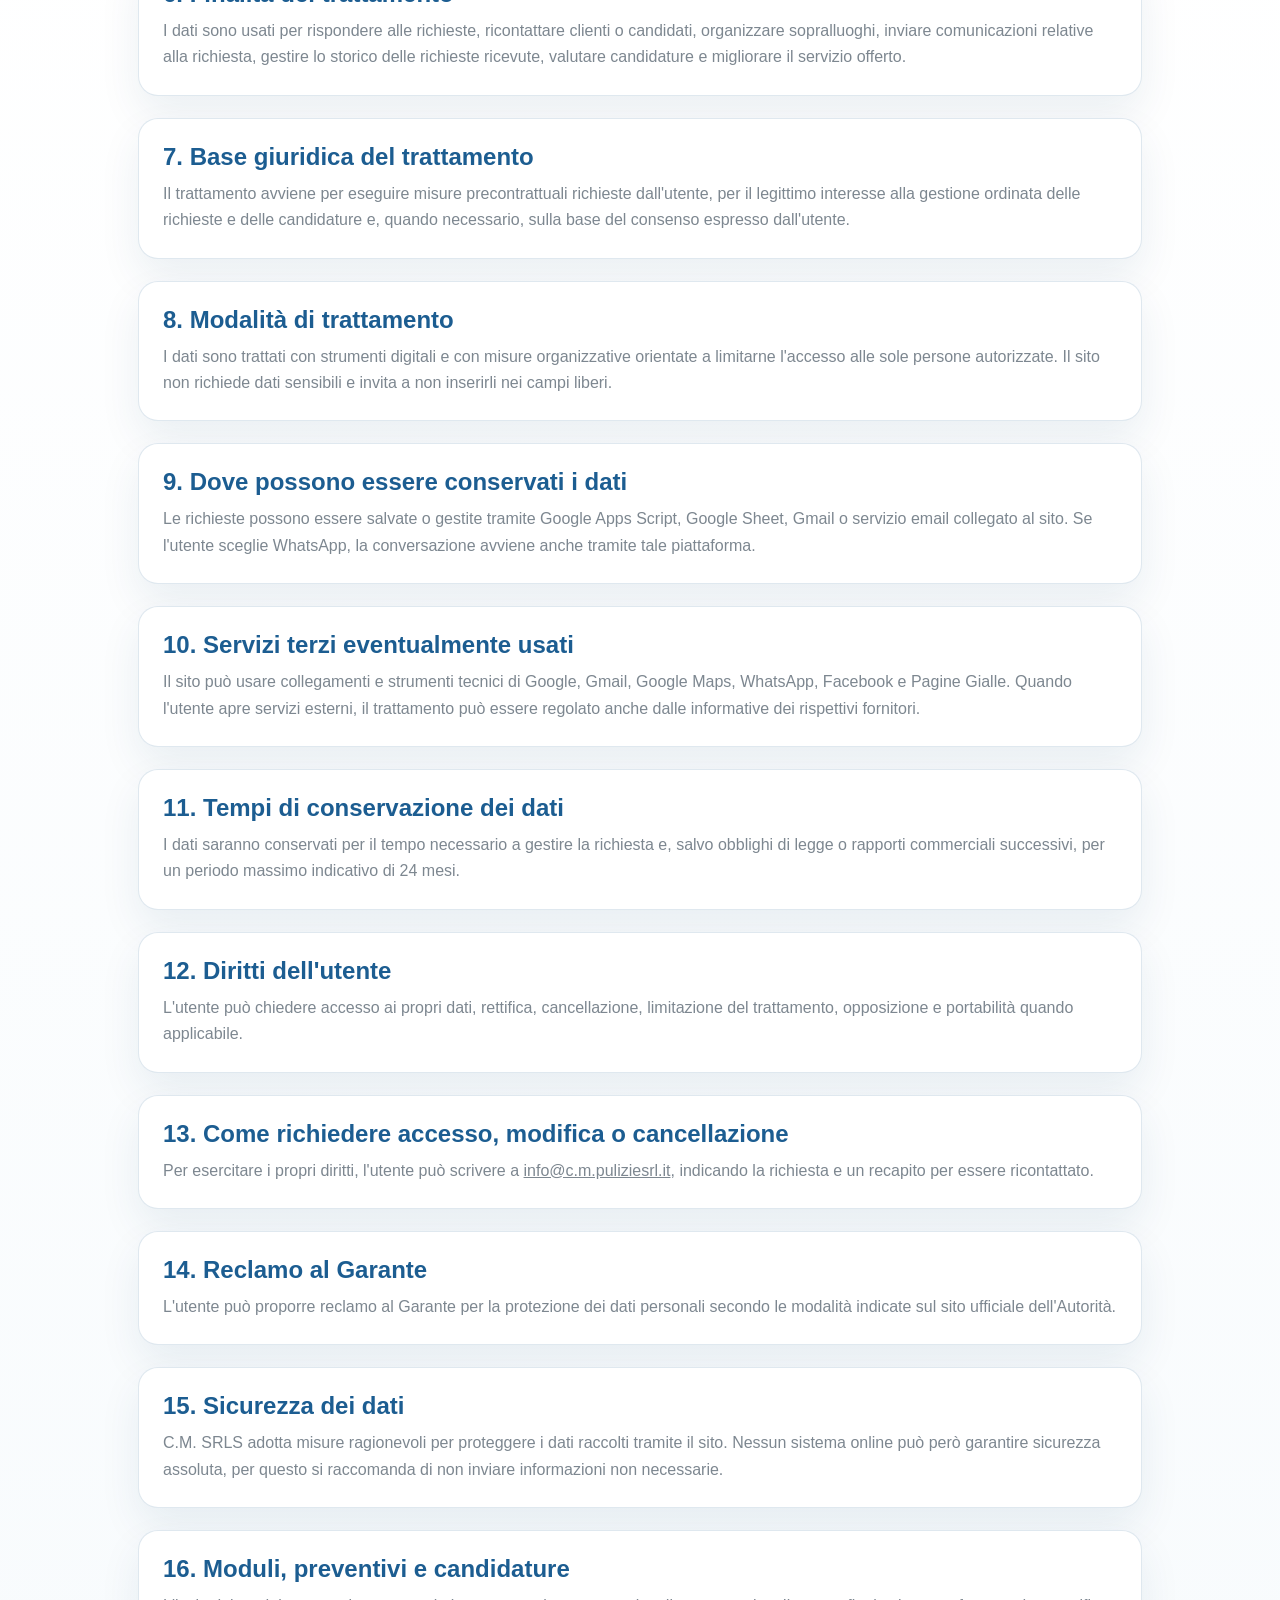
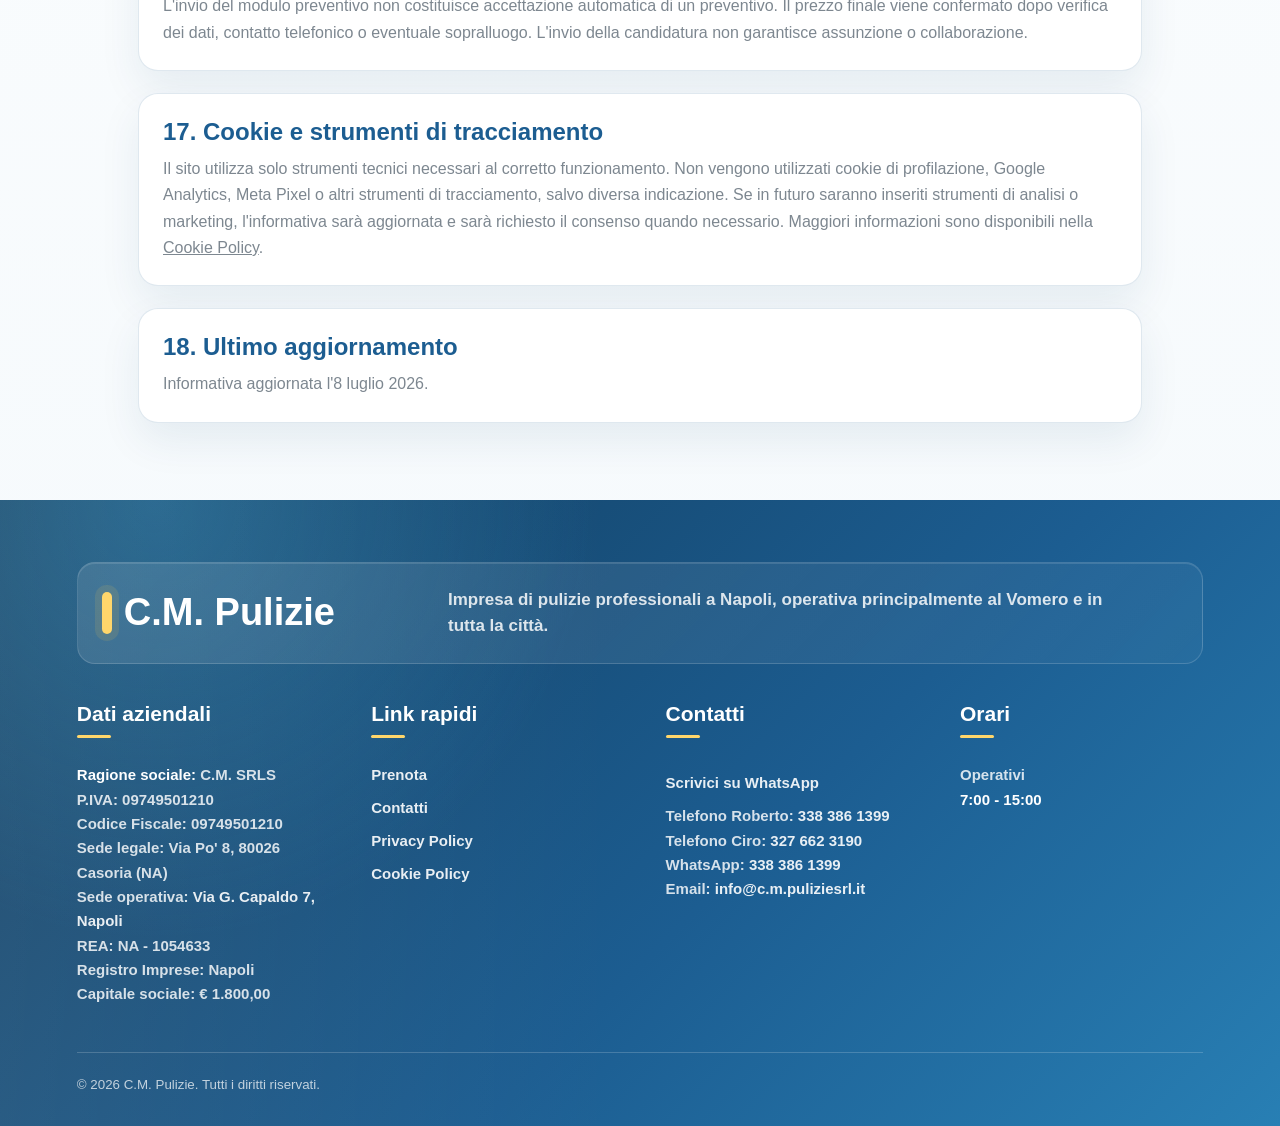
<file: privacy.html>
<!DOCTYPE html>
<html lang="it">
<head>
  <meta charset="UTF-8" />
  <meta name="viewport" content="width=device-width, initial-scale=1.0" />
  <title>Privacy Policy | C.M. Pulizie</title>
  <meta name="description" content="Informativa privacy per le richieste inviate a C.M. Pulizie." />
  <link rel="canonical" href="https://vincenzomec97-ship-it.github.io/cm-pulizie/privacy.html" />
  <meta property="og:type" content="website" />
  <meta property="og:title" content="Privacy Policy | C.M. Pulizie" />
  <meta property="og:description" content="Informativa privacy per le richieste inviate tramite il sito C.M. Pulizie." />
  <meta property="og:url" content="https://vincenzomec97-ship-it.github.io/cm-pulizie/privacy.html" />
  <meta property="og:image" content="https://vincenzomec97-ship-it.github.io/cm-pulizie/assets/logo-cm-nuovo.png" />
  <meta name="twitter:card" content="summary_large_image" />
  <meta name="twitter:title" content="Privacy Policy | C.M. Pulizie" />
  <meta name="twitter:description" content="Informativa privacy per le richieste inviate tramite il sito C.M. Pulizie." />
  <meta name="twitter:image" content="https://vincenzomec97-ship-it.github.io/cm-pulizie/assets/logo-cm-nuovo.png" />
  <link rel="stylesheet" href="style.css" />
  <link rel="icon" type="image/png" href="assets/img/favicon.png?v=2" />
  <link rel="apple-touch-icon" href="assets/img/favicon.png?v=2" />
  <link rel="manifest" href="site.webmanifest" />
</head>
<body>
    <a class="skip-link" href="#main-content">Salta al contenuto</a>
  <svg class="svg-sprite" aria-hidden="true" focusable="false">
    <symbol id="icon-location" viewBox="0 0 24 24"><path d="M12 21s7-6.1 7-12a7 7 0 0 0-14 0c0 5.9 7 12 7 12Z" /><circle cx="12" cy="9" r="2.6" /></symbol>
    <symbol id="icon-mail" viewBox="0 0 24 24"><rect x="3" y="5" width="18" height="14" rx="2" /><path d="m4 7 8 6 8-6" /></symbol>
  </svg>

  <header class="site-header">
    <div class="top-bar">
      <div class="contact-list">
        <a class="contact-item" href="https://maps.app.goo.gl/mdHLhVkuGk9x565KA?g_st=ic" aria-label="Apri indirizzo su Google Maps" target="_blank" rel="noopener noreferrer"><svg class="top-icon"><use href="#icon-location"></use></svg>Via G. Capaldo 7</a>
        <a class="contact-item" href="mailto:info@c.m.puliziesrl.it" aria-label="Invia email a C.M. Pulizie"><svg class="top-icon"><use href="#icon-mail"></use></svg>info@c.m.puliziesrl.it</a>
      </div>
      <a class="top-logo" href="index.html" aria-label="Vai alla homepage C.M. Pulizie"><img src="assets/logo-cm-nuovo.png" alt="C.M. Pulizie" /></a>
      <div class="social-list" aria-label="Collegamenti aziendali"><a class="top-social-link facebook-link" href="https://www.facebook.com/share/1avRifo9CY/?mibextid=wwXIfr" aria-label="Apri la pagina Facebook C.M. Pulizie" title="Facebook" target="_blank" rel="noopener noreferrer"><svg class="social-icon social-icon-facebook" viewBox="0 0 24 24" aria-hidden="true" focusable="false"><path d="M22 12.06C22 6.5 17.52 2 12 2S2 6.5 2 12.06c0 5.02 3.66 9.18 8.44 9.94v-7.03H7.9v-2.91h2.54V9.84c0-2.52 1.49-3.91 3.77-3.91 1.09 0 2.23.2 2.23.2v2.47h-1.26c-1.24 0-1.63.78-1.63 1.57v1.89h2.77l-.44 2.91h-2.33V22C18.34 21.24 22 17.08 22 12.06Z"/></svg></a><a class="top-social-link whatsapp-link" href="https://wa.me/393383861399?text=Buongiorno%2C%20vorrei%20ricevere%20informazioni%20sui%20servizi%20di%20C.M.%20Pulizie." aria-label="Contatta C.M. Pulizie su WhatsApp" title="WhatsApp" target="_blank" rel="noopener noreferrer"><svg class="social-icon social-icon-whatsapp" viewBox="0 0 24 24" aria-hidden="true" focusable="false"><path d="M20.52 3.48A11.86 11.86 0 0 0 12.06 0C5.47 0 .11 5.36.11 11.95c0 2.1.55 4.16 1.6 5.97L0 24l6.23-1.63a11.95 11.95 0 0 0 5.83 1.49h.01c6.59 0 11.95-5.36 11.95-11.95 0-3.19-1.24-6.19-3.5-8.43ZM12.07 21.84h-.01a9.9 9.9 0 0 1-5.04-1.38l-.36-.21-3.7.97.99-3.61-.23-.37a9.9 9.9 0 1 1 8.35 4.6Zm5.43-7.42c-.3-.15-1.76-.87-2.03-.97-.27-.1-.47-.15-.67.15-.2.3-.77.97-.94 1.17-.17.2-.35.22-.64.07-.3-.15-1.26-.46-2.4-1.47-.89-.79-1.49-1.77-1.66-2.07-.17-.3-.02-.46.13-.61.13-.13.3-.35.45-.52.15-.17.2-.3.3-.5.1-.2.05-.37-.02-.52-.07-.15-.67-1.62-.92-2.22-.24-.58-.49-.5-.67-.51h-.57c-.2 0-.52.07-.79.37-.27.3-1.04 1.02-1.04 2.49s1.07 2.89 1.22 3.09c.15.2 2.1 3.2 5.08 4.49.71.31 1.26.49 1.69.63.71.23 1.36.2 1.87.12.57-.09 1.76-.72 2-1.42.25-.7.25-1.3.17-1.42-.07-.13-.27-.2-.57-.35Z"/></svg></a><a class="top-social-link yellow-pages-link" href="https://share.google/8ZzKNl85I47vZyRSR" data-yellow-pages-link aria-label="Apri la pagina di C.M. Pulizie su Pagine Gialle" title="Pagine Gialle" target="_blank" rel="noopener noreferrer"><svg class="social-icon social-icon-pagine-gialle" viewBox="0 0 120 120" aria-hidden="true" focusable="false"><rect width="120" height="120" rx="24" fill="#F6D51F"/><path d="M28 30h36c17 0 28 9 28 24s-11 25-29 25H48v18H28V30Zm20 16v17h14c6 0 10-3 10-9s-4-8-10-8H48Z" fill="#1D1D1B"/><path d="M73 84h19v13H73z" fill="#1D1D1B"/></svg></a></div>
    </div>
    <button class="nav-toggle" type="button" aria-label="Apri menu principale" aria-controls="mainMenu" aria-expanded="false"><span></span><span></span><span></span></button>
    <nav id="mainMenu" class="main-menu" aria-label="Menu principale"><a href="index.html">Home</a><a href="servizi.html">Servizi</a><a href="chi-siamo.html">Chi siamo</a><a href="prenota.html">Prenota</a><a href="candidati.html">Candidati</a><a href="aiuto.html">Aiuto</a></nav>
  </header>

    <main id="main-content">
    <section class="page-hero compact-hero">
      <div>
        <span>Privacy</span>
        <h1>Privacy Policy</h1>
        <p>Informazioni chiare su come C.M. SRLS tratta i dati inviati tramite il sito, il modulo preventivo e il modulo candidatura.</p>
      </div>
    </section>

    <section class="content-section privacy-content reveal">
      <article>
        <h2>1. Titolare del trattamento</h2>
        <p>Il titolare del trattamento &egrave; C.M. SRLS, P.IVA e Codice Fiscale 09749501210, con sede legale in Via Po' 8, 80026 Casoria (NA) e sede operativa in Via G. Capaldo 7, Napoli. Per informazioni privacy &egrave; possibile scrivere a <a href="mailto:info@c.m.puliziesrl.it">info@c.m.puliziesrl.it</a>.</p>
      </article>
      <article>
        <h2>2. Dati aziendali</h2>
        <p>C.M. SRLS &egrave; iscritta al Registro Imprese di Napoli, REA NA - 1054633, capitale sociale &euro; 1.800,00. La zona operativa principale indicata dal sito &egrave; Vomero - Napoli, con servizi a Napoli e provincia.</p>
      </article>
      <article>
        <h2>3. Tipologie di dati raccolti</h2>
        <p>Il sito pu&ograve; raccogliere dati identificativi e di contatto, informazioni relative al servizio richiesto, dati inseriti liberamente nei campi note o messaggio e dati tecnici minimi necessari al corretto funzionamento delle pagine.</p>
      </article>
      <article>
        <h2>4. Dati raccolti dai moduli preventivo</h2>
        <p>Nei moduli di richiesta preventivo possono essere richiesti nome e cognome, telefono, email, zona o indirizzo indicativo dell'intervento, tipo di servizio, frequenza, data o fascia oraria preferita, dettagli tecnici del servizio e note inserite dall'utente.</p>
      </article>
      <article>
        <h2>5. Dati raccolti dal modulo candidatura</h2>
        <p>Nel modulo candidatura possono essere raccolti nome e cognome, telefono, email, zona di residenza, esperienza nel settore, disponibilit&agrave; oraria, ruolo desiderato e messaggio di presentazione. Questi dati sono usati solo per valutare la candidatura e ricontattare il candidato.</p>
      </article>
      <article>
        <h2>6. Finalit&agrave; del trattamento</h2>
        <p>I dati sono usati per rispondere alle richieste, ricontattare clienti o candidati, organizzare sopralluoghi, inviare comunicazioni relative alla richiesta, gestire lo storico delle richieste ricevute, valutare candidature e migliorare il servizio offerto.</p>
      </article>
      <article>
        <h2>7. Base giuridica del trattamento</h2>
        <p>Il trattamento avviene per eseguire misure precontrattuali richieste dall'utente, per il legittimo interesse alla gestione ordinata delle richieste e delle candidature e, quando necessario, sulla base del consenso espresso dall'utente.</p>
      </article>
      <article>
        <h2>8. Modalit&agrave; di trattamento</h2>
        <p>I dati sono trattati con strumenti digitali e con misure organizzative orientate a limitarne l'accesso alle sole persone autorizzate. Il sito non richiede dati sensibili e invita a non inserirli nei campi liberi.</p>
      </article>
      <article>
        <h2>9. Dove possono essere conservati i dati</h2>
        <p>Le richieste possono essere salvate o gestite tramite Google Apps Script, Google Sheet, Gmail o servizio email collegato al sito. Se l'utente sceglie WhatsApp, la conversazione avviene anche tramite tale piattaforma.</p>
      </article>
      <article>
        <h2>10. Servizi terzi eventualmente usati</h2>
        <p>Il sito pu&ograve; usare collegamenti e strumenti tecnici di Google, Gmail, Google Maps, WhatsApp, Facebook e Pagine Gialle. Quando l'utente apre servizi esterni, il trattamento pu&ograve; essere regolato anche dalle informative dei rispettivi fornitori.</p>
      </article>
      <article>
        <h2>11. Tempi di conservazione dei dati</h2>
        <p>I dati saranno conservati per il tempo necessario a gestire la richiesta e, salvo obblighi di legge o rapporti commerciali successivi, per un periodo massimo indicativo di 24 mesi.</p>
      </article>
      <article>
        <h2>12. Diritti dell'utente</h2>
        <p>L'utente pu&ograve; chiedere accesso ai propri dati, rettifica, cancellazione, limitazione del trattamento, opposizione e portabilit&agrave; quando applicabile.</p>
      </article>
      <article>
        <h2>13. Come richiedere accesso, modifica o cancellazione</h2>
        <p>Per esercitare i propri diritti, l'utente pu&ograve; scrivere a <a href="mailto:info@c.m.puliziesrl.it">info@c.m.puliziesrl.it</a>, indicando la richiesta e un recapito per essere ricontattato.</p>
      </article>
      <article>
        <h2>14. Reclamo al Garante</h2>
        <p>L'utente pu&ograve; proporre reclamo al Garante per la protezione dei dati personali secondo le modalit&agrave; indicate sul sito ufficiale dell'Autorit&agrave;.</p>
      </article>
      <article>
        <h2>15. Sicurezza dei dati</h2>
        <p>C.M. SRLS adotta misure ragionevoli per proteggere i dati raccolti tramite il sito. Nessun sistema online pu&ograve; per&ograve; garantire sicurezza assoluta, per questo si raccomanda di non inviare informazioni non necessarie.</p>
      </article>
      <article>
        <h2>16. Moduli, preventivi e candidature</h2>
        <p>L'invio del modulo preventivo non costituisce accettazione automatica di un preventivo. Il prezzo finale viene confermato dopo verifica dei dati, contatto telefonico o eventuale sopralluogo. L'invio della candidatura non garantisce assunzione o collaborazione.</p>
      </article>
      <article>
        <h2>17. Cookie e strumenti di tracciamento</h2>
        <p>Il sito utilizza solo strumenti tecnici necessari al corretto funzionamento. Non vengono utilizzati cookie di profilazione, Google Analytics, Meta Pixel o altri strumenti di tracciamento, salvo diversa indicazione. Se in futuro saranno inseriti strumenti di analisi o marketing, l'informativa sar&agrave; aggiornata e sar&agrave; richiesto il consenso quando necessario. Maggiori informazioni sono disponibili nella <a href="cookie.html">Cookie Policy</a>.</p>
      </article>
      <article>
        <h2>18. Ultimo aggiornamento</h2>
        <p>Informativa aggiornata l'8 luglio 2026.</p>
      </article>
    </section>
  </main>

      <footer class="site-footer rich-footer">
    <div class="footer-brand">
      <strong>C.M. Pulizie</strong>
      <p>Impresa di pulizie professionali a Napoli, operativa principalmente al Vomero e in tutta la citt&agrave;.</p>
    </div>
    <div class="footer-col">
      <h2>Dati aziendali</h2>
      <p><strong>Ragione sociale:</strong> C.M. SRLS<br />P.IVA: 09749501210<br />Codice Fiscale: 09749501210<br />Sede legale: Via Po' 8, 80026 Casoria (NA)<br />Sede operativa: <a href="https://maps.app.goo.gl/mdHLhVkuGk9x565KA?g_st=ic" aria-label="Apri Via G. Capaldo 7 su Google Maps" target="_blank" rel="noopener noreferrer">Via G. Capaldo 7, Napoli</a><br />REA: NA - 1054633<br />Registro Imprese: Napoli<br />Capitale sociale: &euro; 1.800,00</p>
    </div>
    <div class="footer-col">
      <h2>Link rapidi</h2>
      <a href="prenota.html">Prenota</a>
      <a href="mailto:info@c.m.puliziesrl.it">Contatti</a>
      <a href="privacy.html">Privacy Policy</a>
      <a href="cookie.html">Cookie Policy</a>
    </div>
    <div class="footer-col">
      <h2>Contatti</h2>
      <a class="footer-cta" href="https://wa.me/393383861399" aria-label="Contatta C.M. Pulizie su WhatsApp al 3383861399" target="_blank" rel="noopener noreferrer">Scrivici su WhatsApp</a>
      <p class="footer-phone-list">Telefono Roberto: <a href="tel:+393383861399" aria-label="Chiama Roberto al 338 386 1399">338 386 1399</a><br />Telefono Ciro: <a href="tel:+393276623190" aria-label="Chiama Ciro al 327 662 3190">327 662 3190</a><br />WhatsApp: <a href="https://wa.me/393383861399" target="_blank" rel="noopener noreferrer">338 386 1399</a><br />Email: <a href="mailto:info@c.m.puliziesrl.it" aria-label="Invia email a C.M. Pulizie">info@c.m.puliziesrl.it</a></p>
    </div>
    <div class="footer-col footer-hours-col">
      <h2>Orari</h2>
      <p class="footer-hours">Operativi<br /><strong>7:00 - 15:00</strong></p>
    </div>
    <small>&copy; 2026 C.M. Pulizie. Tutti i diritti riservati.</small>
  </footer>
  <script src="assets/js/config.js"></script>
  <script src="script.js"></script>
</body>
</html>
</file>
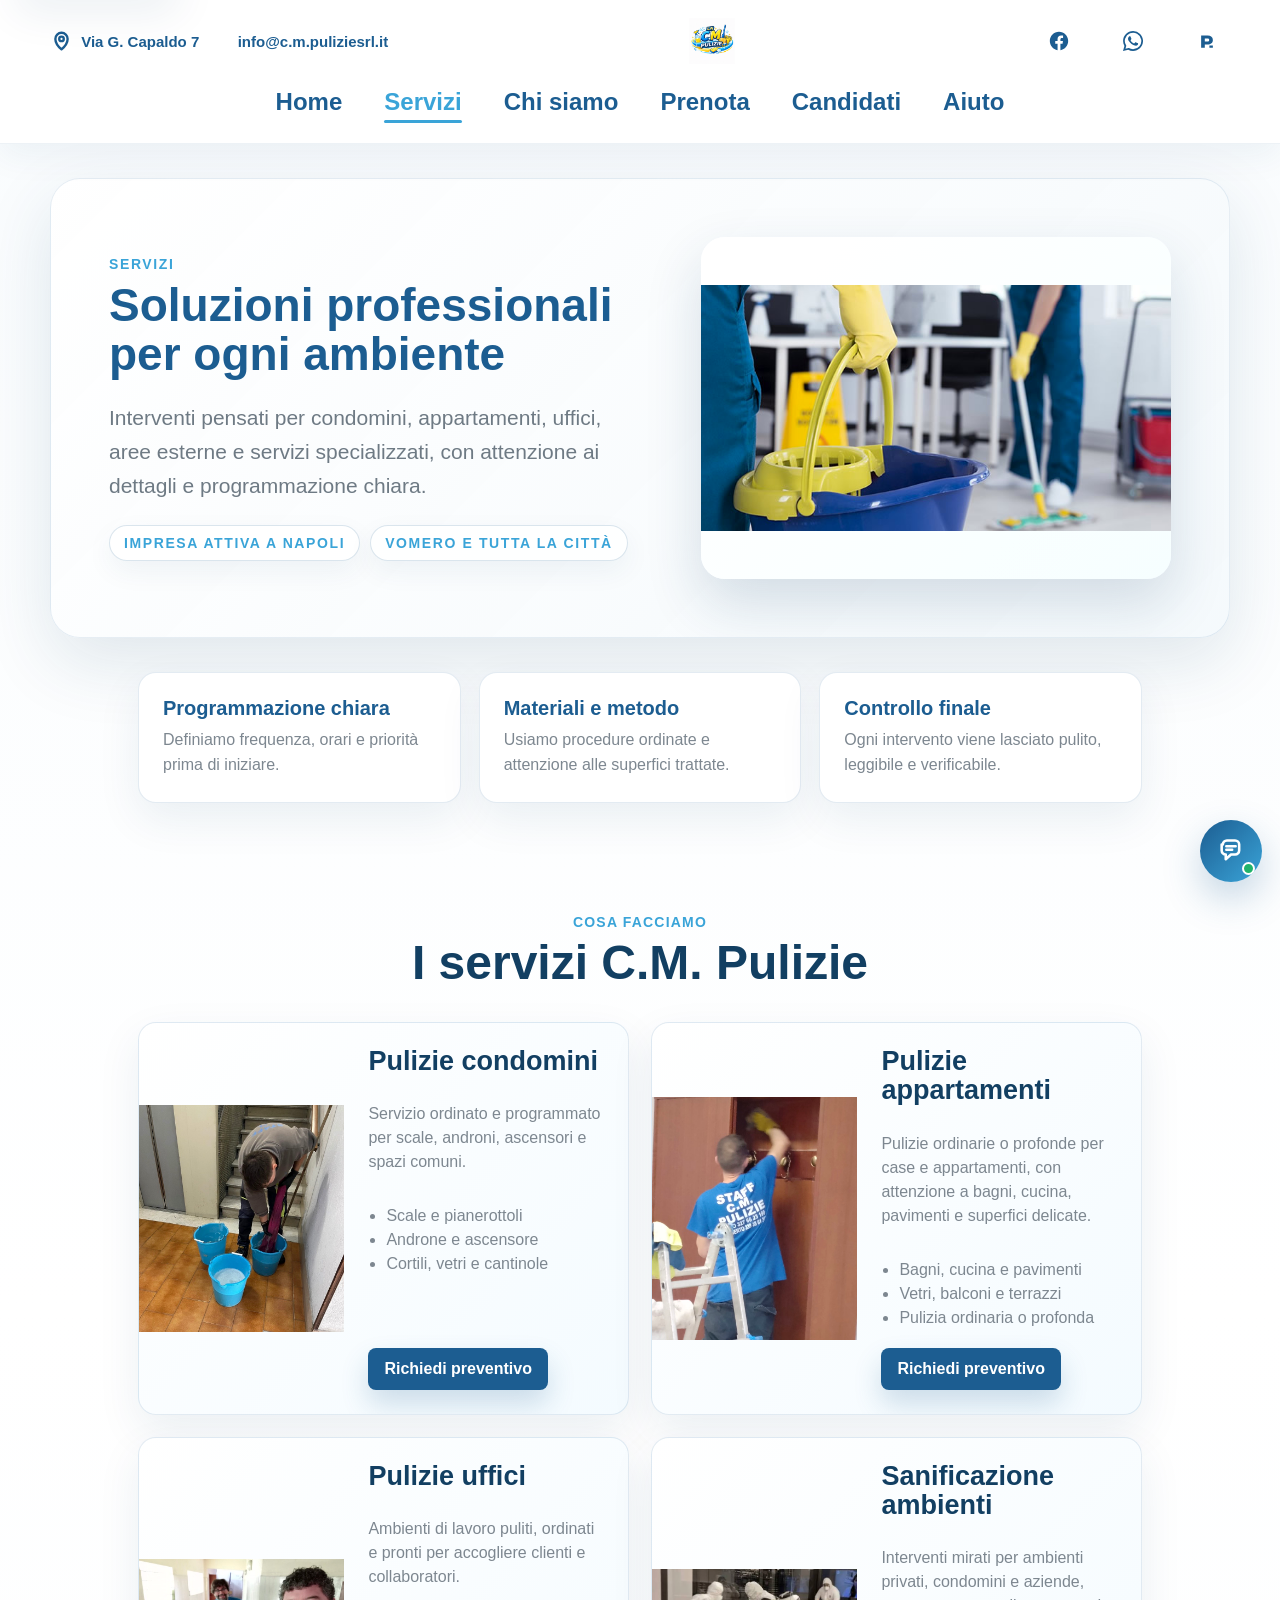
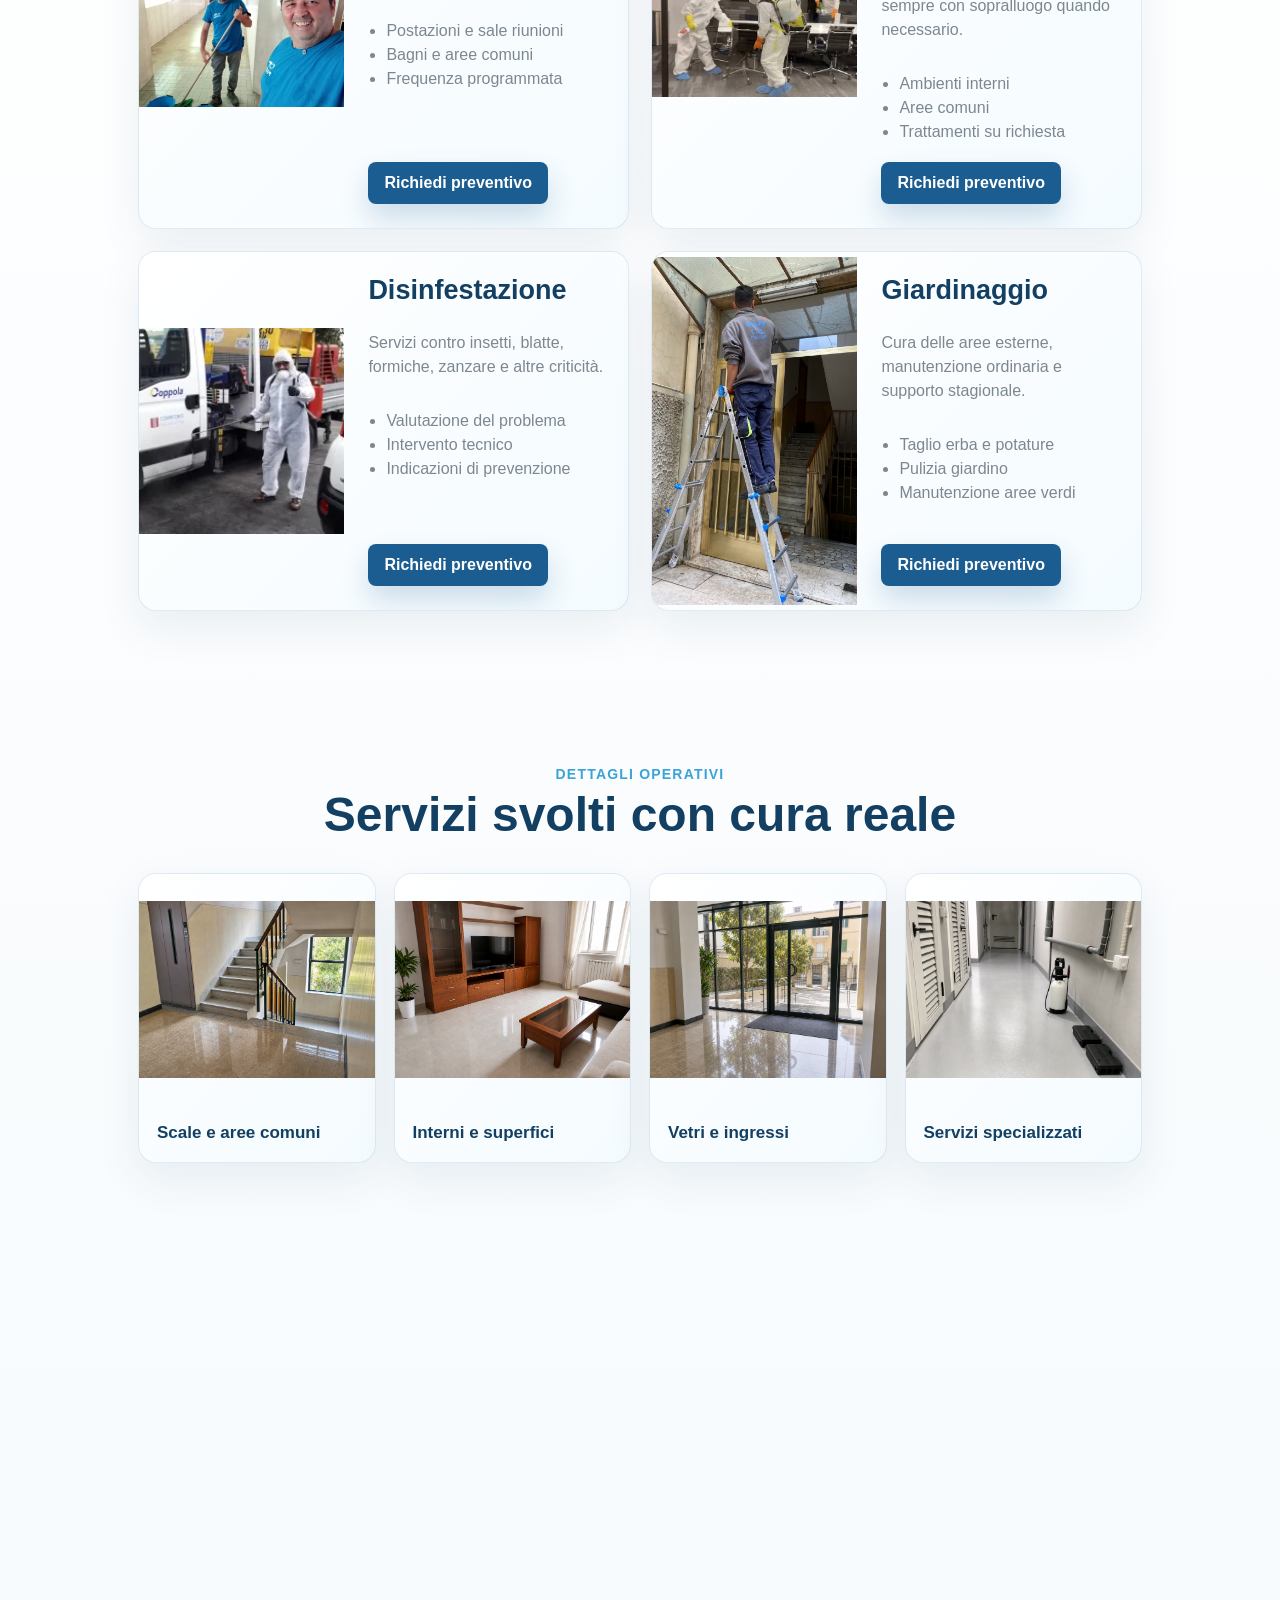
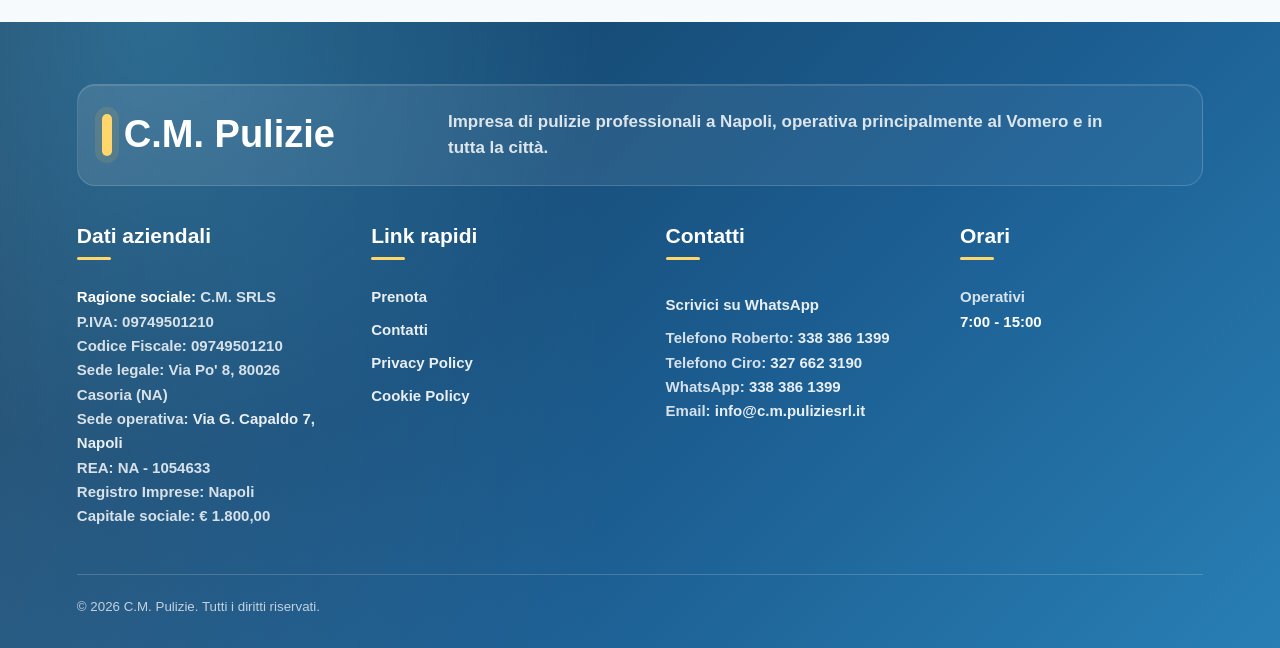
<file: servizi.html>
<!DOCTYPE html>
<html lang="it">
<head>
  <meta charset="UTF-8" />
  <meta name="viewport" content="width=device-width, initial-scale=1.0" />
  <title>Servizi | C.M. Pulizie</title>
  <meta name="description" content="Scopri i servizi di C.M. Pulizie per privati, aziende, condomini e spazi esterni." />
  <link rel="canonical" href="https://vincenzomec97-ship-it.github.io/cm-pulizie/servizi.html" />
  <meta property="og:type" content="website" />
  <meta property="og:title" content="Servizi di pulizia a Napoli | C.M. Pulizie" />
  <meta property="og:description" content="Pulizie condomini, appartamenti, uffici, sanificazione, disinfestazione e giardinaggio a Napoli." />
  <meta property="og:url" content="https://vincenzomec97-ship-it.github.io/cm-pulizie/servizi.html" />
  <meta property="og:image" content="https://vincenzomec97-ship-it.github.io/cm-pulizie/assets/logo-cm-nuovo.png" />
  <meta name="twitter:card" content="summary_large_image" />
  <meta name="twitter:title" content="Servizi di pulizia a Napoli | C.M. Pulizie" />
  <meta name="twitter:description" content="Servizi per condomini, case, uffici e attivit&agrave; a Napoli." />
  <meta name="twitter:image" content="https://vincenzomec97-ship-it.github.io/cm-pulizie/assets/logo-cm-nuovo.png" />
  <link rel="stylesheet" href="style.css" />
  <link rel="icon" type="image/png" href="assets/img/favicon.png?v=2" />
  <link rel="apple-touch-icon" href="assets/img/favicon.png?v=2" />
  <link rel="manifest" href="site.webmanifest" />
  <link rel="stylesheet" href="assets/css/chatbot.css" />
</head>
<body>
    <a class="skip-link" href="#main-content">Salta al contenuto</a>
  <svg class="svg-sprite" aria-hidden="true" focusable="false">
    <symbol id="icon-location" viewBox="0 0 24 24"><path d="M12 21s7-6.1 7-12a7 7 0 0 0-14 0c0 5.9 7 12 7 12Z" /><circle cx="12" cy="9" r="2.6" /></symbol>
    <symbol id="icon-mail" viewBox="0 0 24 24"><rect x="3" y="5" width="18" height="14" rx="2" /><path d="m4 7 8 6 8-6" /></symbol>
    <symbol id="icon-spray" viewBox="0 0 48 48"><path d="M18 7h12v7H18z" /><path d="M21 14h6l3 8v19H18V22l3-8Z" /><path d="M15 22h18" /><path d="M32 13c4 1 7 3 9 7" /><path d="M36 25h6M35 31h5M35 37h4" /></symbol>
    <symbol id="icon-leaf" viewBox="0 0 48 48"><path d="M39 8C23 8 10 19 10 33c0 4 3 7 7 7 14 0 22-14 22-32Z" /><path d="M10 40c7-13 17-20 27-24" /></symbol>
    <symbol id="icon-build" viewBox="0 0 48 48"><path d="M9 39h30" /><path d="M13 39V18l11-8 11 8v21" /><path d="M20 39V27h8v12" /><path d="M14 24h20" /></symbol>
    <symbol id="icon-move" viewBox="0 0 48 48"><path d="M7 16h24v18H7z" /><path d="M31 23h6l5 6v5H31z" /><circle cx="16" cy="37" r="3" /><circle cx="36" cy="37" r="3" /><path d="M12 21h12M12 27h9" /></symbol>
    <symbol id="icon-trash" viewBox="0 0 48 48"><path d="M13 15h22" /><path d="M18 15V9h12v6" /><path d="m16 15 2 26h12l2-26" /><path d="M22 21v14M28 21v14" /></symbol>
    <symbol id="icon-shield" viewBox="0 0 48 48"><path d="M24 6 38 12v10c0 10-6 17-14 20-8-3-14-10-14-20V12l14-6Z" /><path d="M18 24h12M24 18v12" /></symbol>
  </svg>
  <header class="site-header">
    <div class="top-bar">
      <div class="contact-list"><a class="contact-item" href="https://maps.app.goo.gl/mdHLhVkuGk9x565KA?g_st=ic" aria-label="Apri indirizzo su Google Maps" target="_blank" rel="noopener noreferrer"><svg class="top-icon"><use href="#icon-location"></use></svg>Via G. Capaldo 7</a><a class="contact-item" href="mailto:info@c.m.puliziesrl.it" aria-label="Invia email a C.M. Pulizie"><svg class="top-icon"><use href="#icon-mail"></use></svg>info@c.m.puliziesrl.it</a></div>
      <a class="top-logo" href="index.html" aria-label="Vai alla homepage C.M. Pulizie"><img src="assets/logo-cm-nuovo.png" alt="C.M. Pulizie" /></a>
      <div class="social-list" aria-label="Collegamenti aziendali"><a class="top-social-link facebook-link" href="https://www.facebook.com/share/1avRifo9CY/?mibextid=wwXIfr" aria-label="Apri la pagina Facebook C.M. Pulizie" title="Facebook" target="_blank" rel="noopener noreferrer"><svg class="social-icon social-icon-facebook" viewBox="0 0 24 24" aria-hidden="true" focusable="false"><path d="M22 12.06C22 6.5 17.52 2 12 2S2 6.5 2 12.06c0 5.02 3.66 9.18 8.44 9.94v-7.03H7.9v-2.91h2.54V9.84c0-2.52 1.49-3.91 3.77-3.91 1.09 0 2.23.2 2.23.2v2.47h-1.26c-1.24 0-1.63.78-1.63 1.57v1.89h2.77l-.44 2.91h-2.33V22C18.34 21.24 22 17.08 22 12.06Z"/></svg></a><a class="top-social-link whatsapp-link" href="https://wa.me/393383861399?text=Buongiorno%2C%20vorrei%20ricevere%20informazioni%20sui%20servizi%20di%20C.M.%20Pulizie." aria-label="Contatta C.M. Pulizie su WhatsApp" title="WhatsApp" target="_blank" rel="noopener noreferrer"><svg class="social-icon social-icon-whatsapp" viewBox="0 0 24 24" aria-hidden="true" focusable="false"><path d="M20.52 3.48A11.86 11.86 0 0 0 12.06 0C5.47 0 .11 5.36.11 11.95c0 2.1.55 4.16 1.6 5.97L0 24l6.23-1.63a11.95 11.95 0 0 0 5.83 1.49h.01c6.59 0 11.95-5.36 11.95-11.95 0-3.19-1.24-6.19-3.5-8.43ZM12.07 21.84h-.01a9.9 9.9 0 0 1-5.04-1.38l-.36-.21-3.7.97.99-3.61-.23-.37a9.9 9.9 0 1 1 8.35 4.6Zm5.43-7.42c-.3-.15-1.76-.87-2.03-.97-.27-.1-.47-.15-.67.15-.2.3-.77.97-.94 1.17-.17.2-.35.22-.64.07-.3-.15-1.26-.46-2.4-1.47-.89-.79-1.49-1.77-1.66-2.07-.17-.3-.02-.46.13-.61.13-.13.3-.35.45-.52.15-.17.2-.3.3-.5.1-.2.05-.37-.02-.52-.07-.15-.67-1.62-.92-2.22-.24-.58-.49-.5-.67-.51h-.57c-.2 0-.52.07-.79.37-.27.3-1.04 1.02-1.04 2.49s1.07 2.89 1.22 3.09c.15.2 2.1 3.2 5.08 4.49.71.31 1.26.49 1.69.63.71.23 1.36.2 1.87.12.57-.09 1.76-.72 2-1.42.25-.7.25-1.3.17-1.42-.07-.13-.27-.2-.57-.35Z"/></svg></a><a class="top-social-link yellow-pages-link" href="https://share.google/8ZzKNl85I47vZyRSR" data-yellow-pages-link aria-label="Apri la pagina di C.M. Pulizie su Pagine Gialle" title="Pagine Gialle" target="_blank" rel="noopener noreferrer"><svg class="social-icon social-icon-pagine-gialle" viewBox="0 0 120 120" aria-hidden="true" focusable="false"><rect width="120" height="120" rx="24" fill="#F6D51F"/><path d="M28 30h36c17 0 28 9 28 24s-11 25-29 25H48v18H28V30Zm20 16v17h14c6 0 10-3 10-9s-4-8-10-8H48Z" fill="#1D1D1B"/><path d="M73 84h19v13H73z" fill="#1D1D1B"/></svg></a></div>
    </div>
    <button class="nav-toggle" type="button" aria-label="Apri menu principale" aria-controls="mainMenu" aria-expanded="false"><span></span><span></span><span></span></button>
    <nav id="mainMenu" class="main-menu" aria-label="Menu principale"><a href="index.html">Home</a><a href="servizi.html" aria-current="page">Servizi</a><a href="chi-siamo.html">Chi siamo</a><a href="prenota.html">Prenota</a><a href="candidati.html">Candidati</a><a href="aiuto.html">Aiuto</a></nav>
  </header>
  <main id="main-content">
    <section class="page-hero">
      <div>
        <span>Servizi</span>
        <h1>Soluzioni professionali per ogni ambiente</h1>
        <p>Interventi pensati per condomini, appartamenti, uffici, aree esterne e servizi specializzati, con attenzione ai dettagli e programmazione chiara.</p>
        <div class="badge-row"><span class="trust-badge">Impresa attiva a Napoli</span><span class="trust-badge">Vomero e tutta la citt&agrave;</span></div>
      </div>
      <img src="assets/servizi-pulizie.jpg" alt="Servizi professionali C.M. Pulizie" />
    </section>

    <section class="content-section service-assurance reveal" aria-label="Garanzie operative">
      <article><strong>Programmazione chiara</strong><p>Definiamo frequenza, orari e priorit&agrave; prima di iniziare.</p></article>
      <article><strong>Materiali e metodo</strong><p>Usiamo procedure ordinate e attenzione alle superfici trattate.</p></article>
      <article><strong>Controllo finale</strong><p>Ogni intervento viene lasciato pulito, leggibile e verificabile.</p></article>
    </section>

    <section class="content-section reveal" aria-labelledby="service-list-title">
      <div class="section-head">
        <span>Cosa facciamo</span>
        <h2 id="service-list-title">I servizi C.M. Pulizie</h2>
      </div>
      <div class="service-detail-grid">
        <article class="service-detail-card reveal"><img src="assets/pulizia-scale-secchi.jpeg" alt="Pulizie scale condominiali" /><div><h2>Pulizie condomini</h2><p>Servizio ordinato e programmato per scale, androni, ascensori e spazi comuni.</p><ul><li>Scale e pianerottoli</li><li>Androne e ascensore</li><li>Cortili, vetri e cantinole</li></ul><a href="prenota.html">Richiedi preventivo</a></div></article>
        <article class="service-detail-card reveal"><img src="assets/pulizia-mobile-legno.jpeg" alt="Pulizie superfici interne" /><div><h2>Pulizie appartamenti</h2><p>Pulizie ordinarie o profonde per case e appartamenti, con attenzione a bagni, cucina, pavimenti e superfici delicate.</p><ul><li>Bagni, cucina e pavimenti</li><li>Vetri, balconi e terrazzi</li><li>Pulizia ordinaria o profonda</li></ul><a href="prenota.html">Richiedi preventivo</a></div></article>
        <article class="service-detail-card reveal"><img src="assets/pulizia-corridoio-team.jpeg" alt="Pulizie uffici e corridoi" /><div><h2>Pulizie uffici</h2><p>Ambienti di lavoro puliti, ordinati e pronti per accogliere clienti e collaboratori.</p><ul><li>Postazioni e sale riunioni</li><li>Bagni e aree comuni</li><li>Frequenza programmata</li></ul><a href="prenota.html">Richiedi preventivo</a></div></article>
        <article class="service-detail-card reveal"><img src="assets/idropulitrice-lavoro.jpg?v=20260615" alt="Sanificazione ambienti e lavaggi tecnici" /><div><h2>Sanificazione ambienti</h2><p>Interventi mirati per ambienti privati, condomini e aziende, sempre con sopralluogo quando necessario.</p><ul><li>Ambienti interni</li><li>Aree comuni</li><li>Trattamenti su richiesta</li></ul><a href="prenota.html">Richiedi preventivo</a></div></article>
        <article class="service-detail-card reveal"><img src="assets/team-disinfestazione.webp?v=20260615" alt="Team per disinfestazione" /><div><h2>Disinfestazione</h2><p>Servizi contro insetti, blatte, formiche, zanzare e altre criticit&agrave;.</p><ul><li>Valutazione del problema</li><li>Intervento tecnico</li><li>Indicazioni di prevenzione</li></ul><a href="prenota.html">Richiedi preventivo</a></div></article>
        <article class="service-detail-card reveal"><img src="assets/pulizia-vetri-scala.jpeg" alt="Pulizia vetri e aree verdi" /><div><h2>Giardinaggio</h2><p>Cura delle aree esterne, manutenzione ordinaria e supporto stagionale.</p><ul><li>Taglio erba e potature</li><li>Pulizia giardino</li><li>Manutenzione aree verdi</li></ul><a href="prenota.html">Richiedi preventivo</a></div></article>
      </div>
    </section>

    <section class="content-section image-band reveal" aria-labelledby="service-gallery-title">
      <div class="section-head">
        <span>Dettagli operativi</span>
        <h2 id="service-gallery-title">Servizi svolti con cura reale</h2>
      </div>
      <div class="work-gallery compact-gallery">
        <article class="work-card"><img src="assets/servizio-scale-pulite-ai.png" alt="Scale condominiali pulite dopo intervento" /><div><strong>Scale e aree comuni</strong></div></article>
        <article class="work-card"><img src="assets/servizio-interni-puliti-ai.png" alt="Interni e superfici pulite dopo intervento" /><div><strong>Interni e superfici</strong></div></article>
        <article class="work-card"><img src="assets/servizio-vetri-ingresso-ai.png" alt="Vetri e ingresso puliti dopo intervento" /><div><strong>Vetri e ingressi</strong></div></article>
        <article class="work-card"><img src="assets/servizio-specializzato-pulito-ai.png" alt="Ambiente pulito dopo servizio specializzato" /><div><strong>Servizi specializzati</strong></div></article>
      </div>
    </section>

    <section class="content-section split-cta reveal">
      <div>
        <span class="eyebrow">Servizi su misura</span>
        <h2>Ogni ambiente ha esigenze diverse</h2>
        <p>Per questo studiamo soluzioni personalizzate per privati, condomini, uffici e attivit&agrave;.</p>
      </div>
      <a class="primary-cta" href="prenota.html">Richiedi preventivo</a>
    </section>
  </main>
      <footer class="site-footer rich-footer">
    <div class="footer-brand">
      <strong>C.M. Pulizie</strong>
      <p>Impresa di pulizie professionali a Napoli, operativa principalmente al Vomero e in tutta la citt&agrave;.</p>
    </div>
    <div class="footer-col">
      <h2>Dati aziendali</h2>
      <p><strong>Ragione sociale:</strong> C.M. SRLS<br />P.IVA: 09749501210<br />Codice Fiscale: 09749501210<br />Sede legale: Via Po' 8, 80026 Casoria (NA)<br />Sede operativa: <a href="https://maps.app.goo.gl/mdHLhVkuGk9x565KA?g_st=ic" aria-label="Apri Via G. Capaldo 7 su Google Maps" target="_blank" rel="noopener noreferrer">Via G. Capaldo 7, Napoli</a><br />REA: NA - 1054633<br />Registro Imprese: Napoli<br />Capitale sociale: &euro; 1.800,00</p>
    </div>
    <div class="footer-col">
      <h2>Link rapidi</h2>
      <a href="prenota.html">Prenota</a>
      <a href="mailto:info@c.m.puliziesrl.it">Contatti</a>
      <a href="privacy.html">Privacy Policy</a>
      <a href="cookie.html">Cookie Policy</a>
    </div>
    <div class="footer-col">
      <h2>Contatti</h2>
      <a class="footer-cta" href="https://wa.me/393383861399" aria-label="Contatta C.M. Pulizie su WhatsApp al 3383861399" target="_blank" rel="noopener noreferrer">Scrivici su WhatsApp</a>
      <p class="footer-phone-list">Telefono Roberto: <a href="tel:+393383861399" aria-label="Chiama Roberto al 338 386 1399">338 386 1399</a><br />Telefono Ciro: <a href="tel:+393276623190" aria-label="Chiama Ciro al 327 662 3190">327 662 3190</a><br />WhatsApp: <a href="https://wa.me/393383861399" target="_blank" rel="noopener noreferrer">338 386 1399</a><br />Email: <a href="mailto:info@c.m.puliziesrl.it" aria-label="Invia email a C.M. Pulizie">info@c.m.puliziesrl.it</a></p>
    </div>
    <div class="footer-col footer-hours-col">
      <h2>Orari</h2>
      <p class="footer-hours">Operativi<br /><strong>7:00 - 15:00</strong></p>
    </div>
    <small>&copy; 2026 C.M. Pulizie. Tutti i diritti riservati.</small>
  </footer>
  <script src="assets/js/config.js"></script>
  <script src="script.js"></script>
  <script src="assets/js/chatbot.js" defer></script>
</body>
</html>
</file>
<file: style.css>
:root {
  --blue: #1c5d91;
  --blue-deep: #123f62;
  --cyan: #3aa4d8;
  --yellow: #ffd66b;
  --grey: #7d8790;
  --ink: #173d58;
  --white: #ffffff;
  --soft: #f5f9fc;
  --line: rgba(31, 95, 139, 0.14);
  --surface: #ffffff;
  --surface-soft: #f7fbfe;
  --radius-card: 8px;
  --shadow-soft: 0 18px 42px rgba(18, 63, 98, 0.08);
  --shadow-strong: 0 26px 58px rgba(18, 63, 98, 0.14);
}

* {
  box-sizing: border-box;
}

html {
  scroll-behavior: smooth;
}

body {
  min-width: 320px;
  margin: 0;
  font-family: "Montserrat", "Segoe UI", Arial, sans-serif;
  color: var(--ink);
  background: var(--soft);
}

a {
  color: inherit;
}

.svg-sprite {
  position: absolute;
  width: 0;
  height: 0;
  overflow: hidden;
}

.sr-only {
  position: absolute;
  width: 1px;
  height: 1px;
  padding: 0;
  margin: -1px;
  overflow: hidden;
  clip: rect(0, 0, 0, 0);
  white-space: nowrap;
  border: 0;
}

.skip-link {
  position: fixed;
  top: 12px;
  left: 12px;
  z-index: 9999;
  padding: 12px 16px;
  color: var(--white);
  background: var(--blue);
  border-radius: 999px;
  box-shadow: var(--shadow-soft);
  font-weight: 900;
  text-decoration: none;
  transform: translateY(-140%);
  transition: transform 160ms ease;
}

.skip-link:focus-visible {
  transform: translateY(0);
}

.site-header {
  position: relative;
  z-index: 5;
  padding: 24px clamp(20px, 4vw, 50px) 24px;
  background: rgba(255, 255, 255, 0.94);
  box-shadow: 0 10px 28px rgba(31, 95, 139, 0.07);
}

.home-header {
  position: absolute;
  inset: 0 0 auto;
  padding-top: 31px;
  background: transparent;
  box-shadow: none;
}

.top-bar {
  display: grid;
  grid-template-columns: 1fr auto;
  align-items: center;
  max-width: 1120px;
  margin: 0 auto;
  column-gap: 36px;
}

.contact-list,
.social-list {
  display: flex;
  align-items: center;
}

.contact-list {
  justify-content: flex-start;
  gap: clamp(24px, 4vw, 54px);
}

.contact-item {
  display: inline-flex;
  align-items: center;
  gap: 12px;
  color: var(--blue);
  text-decoration: none;
  font-size: 17px;
  font-weight: 800;
  line-height: 1;
  white-space: nowrap;
}

.top-icon {
  width: 25px;
  height: 25px;
  flex: 0 0 auto;
  fill: none;
  stroke: currentColor;
  stroke-width: 2.7;
  stroke-linecap: round;
  stroke-linejoin: round;
}

.social-list {
  gap: clamp(20px, 3vw, 42px);
}

.social-list a {
  display: inline-grid;
  place-items: center;
  width: 44px;
  min-width: 44px;
  height: 44px;
  border-radius: 999px;
  color: var(--blue);
  text-decoration: none;
  font-size: 19px;
  font-weight: 900;
  letter-spacing: 0;
  line-height: 1;
  transition: color 160ms ease, transform 160ms ease, background 160ms ease;
}

.social-icon {
  display: block;
  width: 22px;
  height: 22px;
  fill: currentColor;
}

.social-icon-whatsapp {
  width: 20px;
  height: 20px;
}

.social-list .facebook-link,
.social-list .whatsapp-link,
.social-list .yellow-pages-link {
  color: var(--blue);
}

.social-list a:hover,
.social-list a:focus-visible {
  color: var(--light-blue);
}

.social-icon-pagine-gialle {
  width: 22px;
  height: 22px;
  border-radius: 7px;
}

.social-icon-pagine-gialle rect {
  fill: none;
}

.social-icon-pagine-gialle path {
  fill: currentColor;
}

.main-menu {
  display: flex;
  justify-content: center;
  gap: clamp(30px, 3.8vw, 48px);
  max-width: 1140px;
  margin: 28px auto 0;
}

.nav-toggle {
  display: none;
  align-items: center;
  justify-content: center;
  gap: 5px;
  width: 48px;
  min-width: 48px;
  height: 48px;
  margin: 16px auto 0;
  border: 1px solid rgba(28, 93, 145, 0.18);
  border-radius: 14px;
  color: var(--blue);
  background: rgba(255, 255, 255, 0.9);
  box-shadow: 0 10px 24px rgba(18, 63, 98, 0.08);
  cursor: pointer;
}

.nav-toggle span {
  display: block;
  width: 22px;
  height: 3px;
  border-radius: 999px;
  background: currentColor;
  transition: transform 180ms ease, opacity 180ms ease;
}

.nav-toggle.is-open span:nth-child(1) {
  transform: translateY(8px) rotate(45deg);
}

.nav-toggle.is-open span:nth-child(2) {
  opacity: 0;
}

.nav-toggle.is-open span:nth-child(3) {
  transform: translateY(-8px) rotate(-45deg);
}

.nav-toggle:focus-visible {
  outline: 3px solid rgba(58, 164, 216, 0.36);
  outline-offset: 3px;
}

.main-menu a {
  color: var(--blue);
  text-decoration: none;
  font-size: clamp(28px, 3.1vw, 35px);
  font-weight: 900;
  line-height: 1;
  letter-spacing: 0;
  white-space: nowrap;
  text-shadow: 0 1px 0 rgba(255, 255, 255, 0.45);
}

.main-menu a:hover,
.main-menu a:focus-visible,
.main-menu a[aria-current="page"] {
  color: var(--cyan);
}

.home-header .main-menu a[aria-current="page"] {
  color: var(--blue);
}

.hero {
  background:
    linear-gradient(rgba(255, 255, 255, 0.88), rgba(255, 255, 255, 0.94)),
    url("assets/bg-pulizie.jpg") center / cover no-repeat;
}

.page-hero {
  background: linear-gradient(105deg, #ffffff 0%, #f7fbfe 52%, #eef7fc 100%);
}

.hero-home {
  position: relative;
  isolation: isolate;
  min-height: auto;
  overflow: hidden;
  padding: 158px clamp(24px, 5vw, 64px) 86px;
}

.hero-home::before {
  content: "";
  position: absolute;
  inset: 0;
  background: rgba(255, 255, 255, 0.22);
  pointer-events: none;
}

.hero-inner {
  --hero-gap: clamp(24px, 2.8vw, 38px);
  position: relative;
  z-index: 1;
  isolation: isolate;
  display: grid;
  grid-template-columns: minmax(250px, 1fr) 342px minmax(390px, 430px);
  align-items: stretch;
  justify-content: center;
  column-gap: var(--hero-gap);
  row-gap: 30px;
  max-width: 1180px;
  margin: 0 auto;
}

.brand-block {
  position: relative;
  z-index: 2;
  display: flex;
  flex-direction: column;
  align-items: center;
  min-width: 0;
  padding-top: 20px;
  align-self: center;
  text-align: center;
  transform: none;
}

.logo-mark {
  width: 170px;
  height: 170px;
  position: relative;
  overflow: hidden;
  border-radius: 50%;
  margin-bottom: 12px;
}

.logo-mark img {
  position: absolute;
  width: 608px;
  max-width: none;
  top: -60px;
  left: 50%;
  transform: translateX(-50%);
  mix-blend-mode: multiply;
}

.logo-mark-reference img {
  width: 1450px;
  top: -233px;
  left: -200px;
  transform: none;
}

.brand-name {
  margin: -18px 0 0;
  color: var(--cyan);
  font-size: clamp(42px, 4.1vw, 50px);
  font-weight: 900;
  line-height: 1;
  letter-spacing: 0;
}

.brand-payoff {
  max-width: 340px;
  margin: 12px auto 0;
  color: var(--grey);
  font-size: 23px;
  font-weight: 800;
  line-height: 1.36;
  letter-spacing: 0;
}

.review {
  display: flex;
  align-items: center;
  gap: 20px;
  width: 100%;
  text-align: left;
}

.review-avatar {
  width: 78px;
  height: 78px;
  flex: 0 0 auto;
  overflow: hidden;
  background: #e7f6ff;
  border: 2px solid var(--blue);
  border-radius: 50%;
}

.review-avatar img {
  display: block;
  width: 100%;
  height: 100%;
  object-fit: cover;
  object-position: center;
}

.review-text {
  display: grid;
  gap: 2px;
}

.review-text strong {
  color: var(--blue);
  font-size: 19px;
  font-weight: 900;
  line-height: 1.1;
}

.review-text span {
  color: #f7c600;
  font-size: 21px;
  letter-spacing: 1px;
  line-height: 1;
  -webkit-text-stroke: 1px var(--blue);
}

.review-comment {
  max-width: 480px;
  margin: 6px 0 0;
  color: var(--grey);
  font-size: 16px;
  font-weight: 800;
  line-height: 1.45;
}

.quote-form {
  position: relative;
  z-index: 2;
  width: min(342px, 100%);
  min-height: 394px;
  justify-self: end;
  align-self: stretch;
  margin-top: 18px;
  padding: 24px;
  background: var(--yellow);
  border: 1px solid rgba(31, 95, 139, 0.1);
  border-radius: 26px 0 0 26px;
  box-shadow: 0 24px 44px rgba(31, 95, 139, 0.16);
}

.quote-heading {
  position: static;
  display: grid;
  place-items: center;
  width: 100%;
  min-height: 72px;
  margin-bottom: 20px;
  padding: 14px 18px;
  transform: none;
  color: var(--white);
  background: var(--blue);
  border-radius: 18px;
  text-align: center;
}

.quote-heading h2 {
  margin: 0;
  font-size: 20px;
  font-weight: 900;
  line-height: 1.12;
  letter-spacing: 0;
  white-space: normal;
}

.quote-heading p {
  margin: 5px 0 0;
  font-size: 14px;
  font-weight: 900;
  line-height: 1;
}

.form-fields {
  display: grid;
  gap: 13px;
}

input,
select,
textarea {
  width: 100%;
  border: 0;
  color: var(--blue);
  background: rgba(255, 255, 255, 0.94);
  font: inherit;
  font-weight: 700;
  outline: 3px solid transparent;
}

input:focus-visible,
select:focus-visible,
textarea:focus-visible {
  outline-color: rgba(58, 164, 216, 0.48);
}

.form-fields input {
  height: 52px;
  border: 1px solid rgba(31, 95, 139, 0.1);
  border-radius: 12px;
  padding: 0 14px;
  font-size: 19px;
  box-shadow: inset 0 1px 0 rgba(31, 95, 139, 0.04);
}

input::placeholder,
textarea::placeholder {
  color: var(--blue);
  opacity: 0.82;
}

.customer-type {
  display: grid;
  gap: 8px;
  margin: 17px 0 18px;
}

.customer-type label {
  display: flex;
  align-items: center;
  gap: 12px;
  color: var(--blue);
  font-size: 15px;
  font-weight: 900;
  line-height: 1;
}

.customer-type input {
  appearance: none;
  width: 18px;
  height: 18px;
  flex: 0 0 auto;
  margin: 0;
  background: var(--white);
  border: 2px solid rgba(31, 95, 139, 0.22);
  border-radius: 4px;
  box-shadow: inset 0 0 0 3px var(--white);
}

.customer-type input:checked {
  background: var(--blue);
}

button,
.quote-form button,
.page-form button,
.service-card-grid a,
.site-footer a,
.primary-cta {
  border: 0;
  color: var(--white);
  background: var(--blue);
  font: inherit;
  font-weight: 900;
  text-decoration: none;
  cursor: pointer;
}

.quote-form button {
  width: 100%;
  min-height: 50px;
  border-radius: 12px;
  font-size: 17px;
  box-shadow: 0 12px 22px rgba(31, 95, 139, 0.18);
}

button:hover,
button:focus-visible,
.service-card-grid a:hover,
.site-footer a:hover,
.primary-cta:hover {
  background: var(--blue-deep);
}

button:disabled,
.quote-form button:disabled,
.estimate-actions button:disabled {
  opacity: 0.68;
  cursor: not-allowed;
}

.hero-photo {
  position: relative;
  z-index: 1;
  width: min(430px, calc(100% + var(--hero-gap)));
  min-height: 394px;
  height: auto;
  justify-self: start;
  align-self: stretch;
  margin-top: 18px;
  margin-left: calc(-1 * var(--hero-gap));
  overflow: hidden;
  border: 1px solid rgba(31, 95, 139, 0.1);
  border-left: 0;
  border-radius: 0 30px 30px 0;
  box-shadow: 0 24px 44px rgba(12, 65, 102, 0.14);
  opacity: 1;
}

.hero-photo::after {
  display: none;
}

.hero-photo img,
.page-hero > img {
  display: block;
  width: 100%;
  height: 100%;
  object-fit: cover;
}

.service-bar {
  position: relative;
  z-index: 1;
  display: grid;
  grid-template-columns: repeat(6, minmax(130px, 1fr));
  gap: 18px;
  align-items: stretch;
  max-width: 1180px;
  margin: 0 auto;
}

.service-item {
  display: grid;
  justify-items: center;
  align-content: center;
  min-width: 0;
  min-height: 170px;
  padding: 24px 14px 18px;
  background: var(--white);
  border: 1px solid var(--line);
  border-radius: 16px;
  box-shadow: 0 16px 34px rgba(31, 95, 139, 0.08);
  transition: transform 180ms ease, box-shadow 180ms ease, border-color 180ms ease;
}

.service-item:hover {
  transform: translateY(-4px);
  border-color: rgba(31, 95, 139, 0.24);
  box-shadow: 0 22px 40px rgba(31, 95, 139, 0.13);
}

.service-icon,
.service-card-grid svg {
  color: var(--blue);
  fill: rgba(244, 198, 78, 0.35);
  stroke: currentColor;
  stroke-width: 3.2;
  stroke-linecap: round;
  stroke-linejoin: round;
}

.service-icon {
  width: 66px;
  height: 66px;
  margin-bottom: 18px;
  filter: drop-shadow(0 8px 8px rgba(31, 95, 139, 0.1));
}

.service-item a {
  display: grid;
  place-items: center;
  width: auto;
  min-height: auto;
  padding: 0;
  color: var(--blue);
  background: transparent;
  border-radius: 0;
  text-align: center;
  text-decoration: none;
  font-size: 18px;
  font-weight: 900;
  line-height: 1.15;
}

.client-section {
  background: var(--white);
}

.client-section .section-head,
.services-strip .section-head {
  margin-right: auto;
  margin-left: auto;
  text-align: center;
}

.review-card {
  max-width: 760px;
  margin: 0 auto;
  padding: 24px 28px;
  background: var(--white);
  border: 1px solid var(--line);
  border-radius: 16px;
  box-shadow: 0 18px 38px rgba(31, 95, 139, 0.08);
}

.services-strip {
  background: linear-gradient(180deg, var(--white) 0%, var(--soft) 100%);
  padding-top: clamp(48px, 6vw, 76px);
}

.home-preview,
.content-section {
  padding: clamp(58px, 7vw, 92px) clamp(22px, 7vw, 88px);
}

.section-head {
  max-width: 760px;
  margin-bottom: 28px;
}

.section-head span,
.page-hero span,
.eyebrow {
  color: var(--cyan);
  font-weight: 900;
  text-transform: uppercase;
  letter-spacing: 1.2px;
}

.section-head h2,
.page-hero h1,
.two-column h2 {
  margin: 8px 0 0;
  color: var(--blue);
  font-size: clamp(34px, 4.3vw, 54px);
  line-height: 1.04;
}

.preview-grid,
.service-card-grid {
  display: grid;
  grid-template-columns: repeat(3, 1fr);
  gap: 22px;
}

.preview-grid article,
.service-card-grid article,
.value-list article,
.info-panel,
.faq-list details,
.values-panel,
.why-grid article {
  background: var(--white);
  border: 1px solid var(--line);
  border-radius: 8px;
  box-shadow: 0 18px 38px rgba(28, 93, 145, 0.08);
}

.preview-grid article {
  padding: 26px;
}

.preview-grid strong,
.service-card-grid h2,
.value-list strong,
.info-panel h2,
.values-panel h2,
.why-grid h2 {
  color: var(--blue);
  font-size: 24px;
  font-weight: 900;
}

.preview-grid p,
.page-hero p,
.service-card-grid p,
.two-column p,
.value-list p,
.info-panel,
.faq-list p,
.why-grid p {
  color: var(--grey);
  font-size: 18px;
  line-height: 1.55;
}

.page-hero {
  position: relative;
  isolation: isolate;
  overflow: hidden;
  display: grid;
  grid-template-columns: minmax(0, 1fr) minmax(320px, 470px);
  gap: clamp(28px, 6vw, 70px);
  align-items: center;
  min-height: 430px;
  padding: clamp(58px, 7vw, 90px) clamp(22px, 7vw, 88px);
  background: linear-gradient(105deg, #ffffff 0%, #f7fbfe 52%, #eef7fc 100%);
}

.page-hero::after {
  content: "";
  position: absolute;
  inset: 0;
  z-index: 1;
  background:
    radial-gradient(circle at 12% 20%, rgba(244, 197, 66, 0.18), transparent 30%),
    linear-gradient(90deg, rgba(255, 255, 255, 0.95) 0%, rgba(255, 255, 255, 0.82) 48%, rgba(255, 255, 255, 0.44) 100%);
  pointer-events: none;
}

.page-hero div,
.page-hero figure {
  position: relative;
  z-index: 2;
}

.page-hero div {
  max-width: 760px;
}

.page-hero > img {
  position: absolute;
  inset: 0;
  z-index: 0;
  height: 100%;
  border-radius: 0;
  box-shadow: none;
  opacity: 0.28;
  filter: saturate(1.08) contrast(0.96);
  transform: scale(1.04);
}

.compact-hero {
  min-height: 390px;
}

.help-hero > img {
  opacity: 0.38;
  object-position: center right;
}

.help-hero::after {
  background:
    radial-gradient(circle at 10% 18%, rgba(244, 197, 66, 0.18), transparent 32%),
    linear-gradient(90deg, rgba(255, 255, 255, 0.96) 0%, rgba(255, 255, 255, 0.84) 46%, rgba(255, 255, 255, 0.34) 100%);
}

.team-figure {
  position: relative;
  display: grid;
  align-content: end;
  gap: 14px;
  min-height: 420px;
  padding: 28px;
  margin: 0;
  overflow: hidden;
  border-radius: 28px;
  box-shadow: 0 24px 46px rgba(28, 93, 145, 0.16);
}

.team-figure::after {
  content: "";
  position: absolute;
  inset: 0;
  z-index: 1;
  background:
    linear-gradient(180deg, rgba(255, 255, 255, 0.2), rgba(255, 255, 255, 0.88)),
    linear-gradient(90deg, rgba(28, 93, 145, 0.08), rgba(244, 198, 78, 0.14));
}

.team-figure span {
  position: relative;
  z-index: 2;
  justify-self: start;
  padding: 8px 13px;
  color: #1c5d91;
  background: rgba(58, 164, 216, 0.12);
  border: 1px solid rgba(28, 93, 145, 0.14);
  border-radius: 999px;
  font-size: 13px;
  font-weight: 900;
  text-transform: uppercase;
  letter-spacing: 1px;
}

.team-figure figcaption {
  position: relative;
  z-index: 2;
  color: var(--grey);
  font-size: 17px;
  font-weight: 800;
  line-height: 1.45;
}

.about-hero h1 {
  color: #1c5d91;
}

.about-hero span,
.values-section .section-head span {
  color: #3aa4d8;
}

.about-hero p {
  max-width: 720px;
}

.team-photo {
  position: absolute;
  inset: 0;
  z-index: 0;
  width: 100%;
  height: 100%;
  object-fit: cover;
  border-radius: 0;
  box-shadow: none;
  opacity: 0.78;
}

.values-section {
  background: linear-gradient(180deg, var(--white) 0%, #f7fbfe 100%);
}

.values-grid {
  display: grid;
  grid-template-columns: repeat(4, minmax(0, 1fr));
  gap: 20px;
}

.values-grid article {
  min-height: 210px;
  padding: 26px;
  background: var(--white);
  border: 1px solid rgba(28, 93, 145, 0.14);
  border-radius: 16px;
  box-shadow: 0 18px 38px rgba(28, 93, 145, 0.08);
}

.values-grid article::before {
  content: "";
  display: block;
  width: 42px;
  height: 5px;
  margin-bottom: 18px;
  background: #f4c64e;
  border-radius: 999px;
}

.values-grid h2 {
  margin: 0;
  color: #1c5d91;
  font-size: 24px;
  font-weight: 900;
}

.values-grid p {
  margin: 12px 0 0;
  color: var(--grey);
  font-size: 18px;
  line-height: 1.55;
}

.service-card-grid {
  grid-template-columns: repeat(3, minmax(0, 1fr));
}

.service-card-grid article {
  display: grid;
  gap: 14px;
  align-content: start;
  padding: 28px;
}

.service-card-grid svg {
  width: 58px;
  height: 58px;
}

.service-card-grid h2 {
  margin: 0;
}

.service-card-grid p {
  margin: 0;
}

.service-card-grid a {
  justify-self: start;
  margin-top: 4px;
  padding: 11px 18px;
  border-radius: 7px;
}

.primary-cta {
  display: inline-grid;
  place-items: center;
  margin-top: 18px;
  padding: 13px 20px;
  border-radius: 7px;
}

.two-column,
.booking-layout {
  display: grid;
  grid-template-columns: minmax(0, 0.95fr) minmax(300px, 0.75fr);
  gap: clamp(28px, 5vw, 56px);
  align-items: start;
}

.value-list {
  display: grid;
  gap: 16px;
}

.value-list article,
.info-panel,
.faq-list details,
.values-panel,
.why-grid article {
  padding: 24px;
}

.values-panel h2,
.why-grid h2 {
  margin: 0;
}

.values-cloud {
  display: flex;
  flex-wrap: wrap;
  gap: 12px;
  margin: 18px 0 0;
  padding: 0;
  list-style: none;
}

.values-cloud li {
  padding: 10px 14px;
  color: var(--blue);
  background: rgba(244, 198, 78, 0.28);
  border: 1px solid rgba(28, 93, 145, 0.16);
  border-radius: 999px;
  font-weight: 900;
}

.why-section {
  padding-top: 0;
}

.why-grid {
  display: grid;
  grid-template-columns: repeat(4, minmax(0, 1fr));
  gap: 20px;
}

.page-form {
  display: grid;
  gap: 16px;
  background: var(--yellow);
  border-radius: 0 0 44px 44px;
  padding: 32px;
  box-shadow: 0 18px 38px rgba(28, 93, 145, 0.12);
}

.page-form label {
  display: grid;
  gap: 8px;
  color: var(--blue);
  font-weight: 900;
}

.page-form input,
.page-form select,
.page-form textarea {
  min-height: 48px;
  padding: 12px 14px;
}

.page-form textarea {
  resize: vertical;
}

.page-form button {
  min-height: 48px;
  border-radius: 7px;
}

.page-checks {
  margin: 4px 0;
}

.estimator-layout {
  display: grid;
  grid-template-columns: minmax(0, 1fr) minmax(300px, 0.38fr);
  gap: clamp(24px, 4vw, 46px);
  align-items: start;
}

.estimate-form {
  display: grid;
  gap: 22px;
}

.estimate-step,
.commercial-panel,
.result-card {
  background: var(--white);
  border: 1px solid var(--line);
  border-radius: 8px;
  box-shadow: 0 18px 38px rgba(28, 93, 145, 0.08);
}

.estimate-step,
.commercial-panel {
  padding: clamp(22px, 3vw, 32px);
}

.estimate-step h2,
.commercial-panel h2,
.result-card h2,
.output-columns h3 {
  margin: 0;
  color: var(--blue);
  font-weight: 900;
}

.estimate-step h2,
.commercial-panel h2,
.result-card h2 {
  font-size: clamp(26px, 3vw, 34px);
}

.step-label {
  display: inline-grid;
  place-items: center;
  margin-bottom: 12px;
  padding: 6px 11px;
  color: var(--blue);
  background: rgba(244, 198, 78, 0.32);
  border: 1px solid rgba(28, 93, 145, 0.14);
  border-radius: 999px;
  font-size: 13px;
  font-weight: 900;
  text-transform: uppercase;
}

.step-help,
.commercial-panel p,
.commercial-panel li {
  color: var(--grey);
  font-size: 17px;
  line-height: 1.55;
}

.field-label {
  display: grid;
  gap: 8px;
  color: var(--blue);
  font-weight: 900;
}

.field-label input,
.field-label select,
.field-label textarea {
  min-height: 50px;
  padding: 12px 14px;
  border: 1px solid rgba(28, 93, 145, 0.12);
  border-radius: 6px;
}

.question-group,
.general-grid {
  display: grid;
  grid-template-columns: repeat(2, minmax(0, 1fr));
  gap: 16px;
  margin-top: 20px;
}

.field-wide {
  grid-column: 1 / -1;
}

.estimate-actions {
  display: flex;
  gap: 14px;
  flex-wrap: wrap;
}

.estimate-actions button,
.review-gate button {
  min-height: 48px;
  padding: 0 20px;
  border-radius: 7px;
}

.button-light {
  color: var(--blue);
  background: var(--white);
  border: 2px solid var(--blue);
}

.button-light:hover,
.button-light:focus-visible {
  color: var(--white);
}

.commercial-panel {
  position: sticky;
  top: 18px;
}

.mandatory-note {
  padding: 14px 16px;
  color: var(--blue);
  background: rgba(244, 198, 78, 0.28);
  border-left: 5px solid var(--yellow);
  border-radius: 8px;
  font-weight: 900;
  line-height: 1.45;
}

.estimate-output {
  padding-top: 0;
}

.result-card {
  padding: clamp(22px, 3vw, 34px);
}

.result-top {
  display: flex;
  justify-content: space-between;
  gap: 18px;
  align-items: center;
  margin-bottom: 18px;
}

.result-top > strong {
  padding: 9px 13px;
  color: var(--blue);
  background: rgba(244, 198, 78, 0.32);
  border-radius: 999px;
  font-size: 14px;
}

.result-grid {
  display: grid;
  grid-template-columns: repeat(4, minmax(0, 1fr));
  gap: 14px;
  margin: 22px 0;
}

.result-grid div {
  padding: 18px;
  background: #f5fbff;
  border: 1px solid var(--line);
  border-radius: 8px;
}

.result-grid small {
  display: block;
  color: var(--grey);
  font-weight: 900;
  margin-bottom: 6px;
}

.result-grid strong {
  color: var(--blue);
}

.output-columns {
  display: grid;
  grid-template-columns: repeat(2, minmax(0, 1fr));
  gap: 18px;
  margin-bottom: 22px;
}

.output-columns section {
  padding: 20px;
  background: #f9fcff;
  border: 1px solid var(--line);
  border-radius: 8px;
}

.output-columns ul {
  margin: 14px 0 0;
  padding-left: 20px;
  color: var(--grey);
  line-height: 1.5;
}

#clientMessage {
  color: var(--ink);
  background: #f9fcff;
}

.technical-json {
  margin-top: 18px;
}

.technical-json summary {
  color: var(--blue);
  cursor: pointer;
  font-weight: 900;
}

.technical-json pre {
  max-height: 360px;
  overflow: auto;
  margin: 14px 0 0;
  padding: 18px;
  color: #eaf8ff;
  background: #102f49;
  border-radius: 8px;
  font-size: 13px;
}

.review-gate {
  display: flex;
  justify-content: space-between;
  gap: 16px;
  align-items: center;
  margin-top: 20px;
  padding: 18px;
  background: rgba(58, 164, 216, 0.1);
  border: 1px solid var(--line);
  border-radius: 8px;
}

.review-gate label {
  display: flex;
  align-items: center;
  gap: 10px;
  color: var(--blue);
  font-weight: 900;
}

.review-gate input {
  width: auto;
}

.review-gate button:disabled {
  opacity: 0.45;
  cursor: not-allowed;
}

.form-feedback {
  margin: 0;
  color: var(--blue);
  font-weight: 900;
}

.field-error {
  display: block;
  min-height: 0;
  margin-top: -7px;
  color: #9b2c2c;
  font-size: 12px;
  font-weight: 900;
  line-height: 1.25;
}

.customer-type + .field-error {
  margin-top: -8px;
  margin-bottom: 6px;
}

.quote-feedback {
  margin: -4px 0 8px;
  color: var(--blue-deep);
  font-size: 13px;
  line-height: 1.35;
}

input.is-invalid,
select.is-invalid,
textarea.is-invalid {
  border-color: rgba(155, 44, 44, 0.55);
  outline-color: rgba(155, 44, 44, 0.25);
}

.info-panel ul {
  margin: 0;
  padding-left: 20px;
}

.info-panel li {
  margin: 10px 0;
}

.faq-list {
  display: grid;
  gap: 16px;
  max-width: 940px;
  margin: 0 auto;
}

.faq-list summary {
  color: var(--blue);
  cursor: pointer;
  font-size: 22px;
  font-weight: 900;
}

.site-footer {
  display: flex;
  justify-content: space-between;
  gap: 24px;
  align-items: center;
  padding: 30px clamp(22px, 7vw, 88px);
  color: var(--white);
  background: var(--blue);
}

.site-footer strong {
  font-size: 24px;
}

.site-footer p {
  margin: 6px 0 0;
  color: rgba(255, 255, 255, 0.84);
  font-weight: 700;
}

.site-footer a {
  padding: 12px 18px;
  border: 2px solid rgba(255, 255, 255, 0.5);
  border-radius: 7px;
}

/* Professional polish layer */
body {
  background: linear-gradient(180deg, #ffffff 0%, var(--soft) 100%);
  -webkit-font-smoothing: antialiased;
  text-rendering: geometricPrecision;
}

.site-header {
  padding: 18px clamp(20px, 4vw, 52px) 20px;
  background: rgba(255, 255, 255, 0.96);
  border-bottom: 1px solid rgba(28, 93, 145, 0.08);
  box-shadow: 0 12px 32px rgba(18, 63, 98, 0.06);
}

.home-header {
  padding-top: 20px;
  background: rgba(255, 255, 255, 0.84);
  border-bottom: 1px solid rgba(28, 93, 145, 0.08);
  box-shadow: 0 14px 36px rgba(18, 63, 98, 0.05);
  backdrop-filter: blur(12px);
}

.top-bar {
  max-width: 1180px;
  column-gap: 30px;
}

.contact-list {
  gap: clamp(20px, 3vw, 42px);
}

.contact-item {
  gap: 9px;
  color: var(--ink);
  font-size: 15px;
  font-weight: 800;
}

.top-icon {
  width: 21px;
  height: 21px;
  color: var(--blue);
}

.social-list {
  gap: clamp(16px, 2.4vw, 30px);
}

.social-list a {
  width: 44px;
  min-width: 44px;
  height: 44px;
  color: var(--blue);
  transition: color 160ms ease, transform 160ms ease;
}

.social-list a:hover,
.social-list a:focus-visible {
  transform: translateY(-1px);
}

.social-icon {
  width: 22px;
  height: 22px;
}

.social-icon-whatsapp {
  width: 20px;
  height: 20px;
}

.main-menu {
  gap: clamp(22px, 3.4vw, 42px);
  margin-top: 20px;
}

.main-menu a {
  position: relative;
  padding: 6px 0 9px;
  font-size: clamp(19px, 2.1vw, 24px);
  font-weight: 900;
  text-shadow: none;
}

.main-menu a::after {
  content: "";
  position: absolute;
  right: 0;
  bottom: 0;
  left: 0;
  height: 3px;
  background: var(--cyan);
  border-radius: 999px;
  opacity: 0;
  transform: scaleX(0.6);
  transition: opacity 160ms ease, transform 160ms ease;
}

.main-menu a:hover::after,
.main-menu a:focus-visible::after,
.main-menu a[aria-current="page"]::after {
  opacity: 1;
  transform: scaleX(1);
}

.home-header .main-menu a[aria-current="page"] {
  color: var(--cyan);
}

.hero {
  background:
    linear-gradient(90deg, rgba(255, 255, 255, 0.96), rgba(255, 255, 255, 0.84)),
    url("assets/bg-pulizie.jpg") center / cover no-repeat;
}

.hero-home {
  padding: 148px clamp(24px, 5vw, 64px) 72px;
}

.hero-home::before {
  background:
    linear-gradient(180deg, rgba(255, 255, 255, 0.34), rgba(255, 255, 255, 0.78)),
    radial-gradient(circle at 16% 72%, rgba(255, 214, 107, 0.2), transparent 30%);
}

.hero-inner {
  grid-template-columns: minmax(245px, 0.92fr) minmax(310px, 330px) minmax(390px, 430px);
  max-width: 1160px;
}

.logo-mark {
  width: 150px;
  height: 150px;
}

.logo-mark-reference img {
  width: 1280px;
  top: -206px;
  left: -177px;
}

.brand-name {
  margin-top: -14px;
  font-size: clamp(38px, 3.8vw, 46px);
}

.brand-payoff {
  max-width: 330px;
  color: #6d7882;
  font-size: 20px;
  line-height: 1.42;
}

.quote-form {
  width: min(330px, 100%);
  min-height: 388px;
  padding: 22px;
  background: linear-gradient(180deg, #ffdc74 0%, #f7cb57 100%);
  border-color: rgba(18, 63, 98, 0.1);
  box-shadow: var(--shadow-strong);
}

.quote-heading {
  min-height: 68px;
  margin-bottom: 18px;
  border-radius: 14px;
}

.quote-heading h2 {
  font-size: 18px;
}

.quote-heading p {
  font-size: 13px;
}

.form-fields {
  gap: 11px;
}

.form-fields input,
.field-label input,
.field-label select,
.field-label textarea,
.page-form input,
.page-form select,
.page-form textarea {
  border-radius: 8px;
}

.form-fields input {
  height: 48px;
  font-size: 17px;
}

.quote-form button,
.page-form button,
.estimate-actions button,
.review-gate button,
.primary-cta,
.service-card-grid a,
.site-footer a {
  min-height: 46px;
  border-radius: 8px;
  transition: background 160ms ease, color 160ms ease, transform 160ms ease, box-shadow 160ms ease;
}

.quote-form button:hover,
.page-form button:hover,
.estimate-actions button:hover,
.review-gate button:hover,
.primary-cta:hover,
.service-card-grid a:hover,
.site-footer a:hover {
  transform: translateY(-1px);
}

.hero-photo {
  min-height: 388px;
  border-radius: 0 24px 24px 0;
  box-shadow: var(--shadow-strong);
}

.hero-photo img {
  object-position: center;
}

.home-preview,
.content-section {
  padding: clamp(50px, 6vw, 78px) clamp(22px, 7vw, 88px);
}

.client-section {
  padding-top: clamp(58px, 6vw, 82px);
}

.services-strip {
  padding-top: clamp(42px, 5vw, 66px);
}

.section-head {
  max-width: 720px;
  margin-bottom: 24px;
}

.section-head span,
.page-hero span,
.eyebrow {
  color: var(--cyan);
  font-size: 14px;
  letter-spacing: 1.6px;
}

.section-head h2,
.page-hero h1,
.two-column h2 {
  font-size: clamp(30px, 3.6vw, 46px);
  line-height: 1.08;
}

.review-card,
.preview-grid article,
.service-card-grid article,
.value-list article,
.info-panel,
.faq-list details,
.values-panel,
.why-grid article,
.values-grid article,
.estimate-step,
.commercial-panel,
.result-card {
  border-color: rgba(28, 93, 145, 0.1);
  border-radius: var(--radius-card);
  box-shadow: var(--shadow-soft);
}

.review-card {
  max-width: 720px;
  padding: 22px 26px;
}

.service-bar {
  gap: 16px;
}

.service-item {
  min-height: 150px;
  padding: 22px 14px 18px;
  border-radius: var(--radius-card);
  box-shadow: var(--shadow-soft);
}

.service-icon {
  width: 58px;
  height: 58px;
  margin-bottom: 14px;
}

.service-item a {
  font-size: 17px;
}

.page-hero {
  min-height: 390px;
  padding: clamp(56px, 6vw, 80px) clamp(22px, 7vw, 88px);
}

.page-hero > img {
  opacity: 0.32;
}

.help-hero > img {
  opacity: 0.42;
}

.page-hero p,
.service-card-grid p,
.two-column p,
.value-list p,
.info-panel,
.faq-list p,
.why-grid p,
.values-grid p {
  color: #6e7a84;
  font-size: 17px;
}

.service-card-grid {
  gap: 20px;
}

.service-card-grid article {
  padding: 26px;
}

.service-card-grid a {
  padding: 11px 17px;
}

.primary-cta {
  padding: 12px 19px;
}

.page-form {
  background: linear-gradient(180deg, #ffdc74 0%, #f5ca56 100%);
  border: 1px solid rgba(28, 93, 145, 0.1);
  border-radius: var(--radius-card);
  box-shadow: var(--shadow-soft);
}

.estimate-step,
.commercial-panel {
  padding: clamp(22px, 2.8vw, 30px);
}

.step-label,
.result-top > strong,
.values-cloud li {
  background: rgba(255, 214, 107, 0.34);
}

.faq-list details {
  padding: 22px 24px;
}

.faq-list summary {
  font-size: 20px;
}

.site-footer {
  padding: 28px clamp(22px, 7vw, 88px);
  background: linear-gradient(135deg, var(--blue-deep) 0%, var(--blue) 100%);
}

.site-footer a {
  background: rgba(255, 255, 255, 0.08);
  border-color: rgba(255, 255, 255, 0.42);
}

.site-footer a:hover,
.site-footer a:focus-visible {
  color: var(--blue);
  background: var(--white);
}

@media (max-width: 1180px) {
  .home-header {
    position: relative;
    padding-bottom: 24px;
    background: rgba(255, 255, 255, 0.92);
  }

  .top-bar {
    grid-template-columns: 1fr;
    gap: 16px;
  }

  .contact-item {
    font-size: 17px;
  }

  .contact-list,
  .social-list {
    justify-content: center;
  }

  .main-menu {
    flex-wrap: wrap;
    row-gap: 18px;
  }

  .main-menu a {
    font-size: 30px;
  }

  .hero-home {
    min-height: auto;
    padding-top: 56px;
    padding-bottom: 56px;
  }

  .hero-inner,
  .page-hero,
  .two-column,
  .booking-layout,
  .estimator-layout {
    grid-template-columns: 1fr;
  }

  .hero-inner {
    gap: 30px;
  }

  .brand-block {
    transform: none;
  }

  .quote-form {
    justify-self: center;
    align-self: auto;
    margin-top: 12px;
    border-radius: 26px;
  }

  .hero-photo {
    width: min(520px, 100%);
    min-height: 360px;
    height: 360px;
    justify-self: center;
    align-self: auto;
    margin: 0;
    border-left: 1px solid rgba(31, 95, 139, 0.1);
    border-radius: 28px;
    opacity: 1;
  }

  .service-bar {
    position: relative;
    left: auto;
    right: auto;
    bottom: auto;
    grid-template-columns: repeat(3, minmax(0, 1fr));
    width: min(720px, 100%);
    margin: 0 auto;
  }

  .brand-payoff {
    font-size: 24px;
  }

  .service-item a {
    font-size: 17px;
  }

  .page-hero > img {
    width: 100%;
  }

  .why-grid {
    grid-template-columns: repeat(2, minmax(0, 1fr));
  }

  .values-grid {
    grid-template-columns: repeat(2, minmax(0, 1fr));
  }

  .commercial-panel {
    position: static;
  }

  .result-grid {
    grid-template-columns: repeat(2, minmax(0, 1fr));
  }
}

@media (max-width: 780px) {
  .preview-grid,
  .service-card-grid,
  .why-grid,
  .values-grid {
    grid-template-columns: 1fr;
  }

  .site-footer {
    align-items: flex-start;
    flex-direction: column;
  }

  .question-group,
  .general-grid,
  .output-columns,
  .result-grid {
    grid-template-columns: 1fr;
  }

  .review-gate {
    align-items: flex-start;
    flex-direction: column;
  }
}

@media (max-width: 680px) {
  .site-header,
  .home-header {
    padding: 20px 18px 22px;
  }

  .contact-list {
    flex-direction: column;
    gap: 10px;
  }

  .social-list {
    gap: 22px;
  }

  .main-menu {
    gap: 16px 22px;
    margin-top: 22px;
  }

  .main-menu a {
    font-size: 22px;
  }

  .hero-home {
    padding: 34px 18px 44px;
  }

  .logo-mark {
    width: 156px;
    height: 156px;
  }

  .logo-mark img {
    width: 500px;
    top: -48px;
  }

  .logo-mark-reference img {
    width: 1200px;
    top: -193px;
    left: -166px;
  }

  .brand-name {
    font-size: 42px;
  }

  .brand-payoff {
    font-size: 21px;
  }

  .review {
    justify-content: center;
    gap: 18px;
  }

  .quote-form {
    width: min(342px, 100%);
  }

  .quote-heading {
    width: 100%;
  }

  .form-fields input {
    font-size: 18px;
  }

  .hero-photo {
    width: min(342px, 100%);
    min-height: 0;
    height: min(300px, 82vw);
    border-radius: 24px;
    opacity: 1;
  }

  .page-hero > img {
    min-height: 0;
    height: 100%;
    border-radius: 0;
  }

  .team-figure {
    min-height: 330px;
    padding: 22px;
  }

  .service-bar {
    grid-template-columns: repeat(2, minmax(0, 1fr));
    gap: 18px;
  }

  .review-card {
    align-items: center;
    flex-direction: column;
    text-align: center;
  }

  .page-form {
    padding: 24px;
  }

  .estimate-actions button,
  .review-gate button {
    width: 100%;
  }
}

@media (max-width: 430px) {
  .service-bar {
    grid-template-columns: 1fr;
  }
}

/* Responsive polish layer */
@media (max-width: 1180px) {
  .home-header {
    background: rgba(255, 255, 255, 0.96);
    backdrop-filter: none;
  }

  .main-menu a {
    font-size: clamp(19px, 3vw, 24px);
  }

  .hero-home {
    padding-top: 54px;
  }

  .hero-inner {
    max-width: 760px;
  }

  .brand-block {
    padding-top: 0;
  }

  .quote-form {
    width: min(420px, 100%);
    border-radius: 18px;
  }

  .hero-photo {
    width: min(560px, 100%);
    height: 340px;
    min-height: 340px;
    border-radius: 18px;
  }

  .page-hero {
    min-height: 360px;
  }
}

@media (max-width: 780px) {
  .content-section,
  .home-preview {
    padding: 46px 20px;
  }

  .section-head {
    margin-bottom: 20px;
  }

  .section-head h2,
  .page-hero h1,
  .two-column h2 {
    font-size: clamp(28px, 8vw, 38px);
  }

  .review-card,
  .service-card-grid article,
  .values-grid article,
  .estimate-step,
  .commercial-panel,
  .result-card,
  .faq-list details {
    box-shadow: 0 14px 30px rgba(18, 63, 98, 0.07);
  }

  .result-top {
    align-items: flex-start;
    flex-direction: column;
  }

  .site-footer {
    gap: 16px;
  }
}

@media (max-width: 680px) {
  .site-header,
  .home-header {
    padding: 18px 16px 20px;
  }

  .top-bar {
    gap: 14px;
  }

  .contact-item {
    justify-content: center;
    max-width: 100%;
    font-size: 14px;
    white-space: normal;
    text-align: center;
  }

  .social-list {
    gap: 18px;
  }

  .social-icon {
    width: 22px;
    height: 22px;
  }

  .social-icon-whatsapp {
    width: 20px;
    height: 20px;
  }

  .main-menu {
    display: grid;
    grid-template-columns: repeat(3, minmax(0, 1fr));
    gap: 8px;
    width: 100%;
    margin-top: 18px;
  }

  .main-menu a {
    min-height: 40px;
    padding: 10px 8px;
    background: rgba(255, 255, 255, 0.84);
    border: 1px solid rgba(28, 93, 145, 0.1);
    border-radius: 8px;
    font-size: 16px;
    line-height: 1.05;
    text-align: center;
    white-space: normal;
  }

  .main-menu a::after {
    display: none;
  }

  .main-menu a[aria-current="page"] {
    color: var(--white);
    background: var(--blue);
  }

  .hero-home {
    padding: 38px 16px 42px;
  }

  .hero-inner {
    gap: 22px;
  }

  .logo-mark {
    width: 126px;
    height: 126px;
  }

  .logo-mark-reference img {
    width: 1040px;
    top: -167px;
    left: -144px;
  }

  .brand-name {
    margin-top: -10px;
    font-size: 34px;
  }

  .brand-payoff {
    max-width: 300px;
    font-size: 17px;
  }

  .quote-form {
    width: min(380px, 100%);
    min-height: 0;
    padding: 18px;
  }

  .quote-heading {
    min-height: 62px;
    padding: 12px 14px;
  }

  .quote-heading h2 {
    font-size: 17px;
  }

  .form-fields input {
    height: 46px;
    font-size: 16px;
  }

  .hero-photo {
    width: min(380px, 100%);
    height: 250px;
    min-height: 250px;
  }

  .client-section {
    padding-top: 48px;
  }

  .review-card {
    padding: 22px;
  }

  .review-avatar {
    width: 70px;
    height: 70px;
  }

  .service-bar {
    grid-template-columns: repeat(2, minmax(0, 1fr));
    gap: 12px;
  }

  .service-item {
    min-height: 132px;
    padding: 18px 10px 16px;
  }

  .service-icon {
    width: 48px;
    height: 48px;
    margin-bottom: 10px;
  }

  .service-item a {
    font-size: 15px;
  }

  .page-hero {
    min-height: 330px;
    padding: 44px 18px;
  }

  .page-hero::after {
    background:
      radial-gradient(circle at 16% 20%, rgba(255, 214, 107, 0.18), transparent 34%),
      linear-gradient(90deg, rgba(255, 255, 255, 0.96) 0%, rgba(255, 255, 255, 0.84) 100%);
  }

  .page-hero > img {
    opacity: 0.22;
  }

  .help-hero > img {
    opacity: 0.28;
  }

  .service-card-grid article,
  .values-grid article,
  .page-form,
  .estimate-step,
  .commercial-panel,
  .result-card,
  .faq-list details {
    padding: 20px;
  }

  .question-group,
  .general-grid {
    gap: 12px;
  }

  .estimate-actions {
    gap: 10px;
  }

  .site-footer {
    padding: 26px 18px;
  }

  .site-footer strong {
    font-size: 22px;
  }

  .site-footer p {
    font-size: 14px;
    line-height: 1.45;
  }

  .site-footer a {
    width: 100%;
    justify-content: center;
    text-align: center;
  }
}

@media (max-width: 430px) {
  .main-menu {
    grid-template-columns: repeat(2, minmax(0, 1fr));
  }

  .service-bar {
    grid-template-columns: 1fr;
  }
}

/* Enhanced professional multi-page layer */
.content-section {
  width: min(1180px, calc(100% - 40px));
  margin-inline: auto;
}

.section-head {
  max-width: 760px;
  margin: 0 auto 34px;
  text-align: center;
}

.section-head.left-head {
  margin-inline: 0;
  text-align: left;
}

.section-head span,
.eyebrow {
  display: inline-block;
  margin-bottom: 8px;
  color: var(--cyan);
  font-size: 14px;
  font-weight: 900;
  letter-spacing: 1.2px;
  text-transform: uppercase;
}

.section-head h2,
.final-cta h2,
.split-cta h2,
.about-copy h2,
.form-intro h2 {
  margin: 0;
  color: var(--blue-deep);
  font-size: clamp(30px, 4vw, 48px);
  line-height: 1.04;
}

.section-head p,
.final-cta p,
.split-cta p,
.about-copy p,
.form-intro p {
  color: var(--grey);
  font-size: 18px;
  line-height: 1.65;
}

.demo-disclaimer {
  max-width: 620px;
  margin: 10px auto 0;
  color: rgba(90, 108, 124, 0.86);
  font-size: clamp(0.82rem, 1.1vw, 0.95rem);
  font-weight: 600;
  line-height: 1.5;
}

.not-found-page {
  min-height: 100vh;
  background:
    linear-gradient(rgba(255, 255, 255, 0.9), rgba(246, 251, 255, 0.96)),
    url("assets/bg-pulizie.jpg") center / cover no-repeat;
}

.not-found-main {
  min-height: 100vh;
  display: grid;
  place-items: center;
  padding: 44px 20px;
}

.not-found-hero {
  max-width: 780px;
  padding: clamp(34px, 6vw, 64px);
  text-align: center;
  background: rgba(255, 255, 255, 0.92);
  border: 1px solid rgba(28, 93, 145, 0.16);
  border-radius: 28px;
  box-shadow: var(--shadow);
}

.not-found-hero img {
  width: min(190px, 52vw);
  height: auto;
  margin-bottom: 18px;
}

.not-found-hero h1 {
  margin: 0;
  color: var(--blue-deep);
  font-size: clamp(38px, 6vw, 64px);
  line-height: 1;
}

.not-found-hero p {
  max-width: 560px;
  margin: 18px auto 0;
  color: var(--grey);
  font-size: clamp(1rem, 2vw, 1.16rem);
  line-height: 1.65;
}

.not-found-actions {
  display: flex;
  flex-wrap: wrap;
  justify-content: center;
  gap: 12px;
  margin-top: 28px;
}

.badge-row {
  display: flex;
  flex-wrap: wrap;
  gap: 10px;
  margin-top: 22px;
}

.trust-badge {
  display: inline-flex;
  align-items: center;
  min-height: 36px;
  padding: 8px 14px;
  border: 1px solid rgba(28, 93, 145, 0.16);
  border-radius: 999px;
  color: var(--blue);
  background: rgba(255, 255, 255, 0.82);
  box-shadow: 0 10px 28px rgba(18, 63, 98, 0.06);
  font-size: 14px;
  font-weight: 900;
}

.primary-cta,
.button-light,
.service-detail-card a,
.footer-cta,
.quick-info-grid a,
.final-cta a,
.split-cta a,
.estimate-actions button,
.review-gate button,
.page-form button {
  transition: transform 180ms ease, box-shadow 180ms ease, background 180ms ease, border-color 180ms ease;
}

.primary-cta:hover,
.service-detail-card a:hover,
.footer-cta:hover,
.quick-info-grid a:hover,
.final-cta a:hover,
.split-cta a:hover,
.estimate-actions button:hover,
.review-gate button:hover,
.page-form button:hover {
  transform: translateY(-2px);
  box-shadow: 0 16px 32px rgba(18, 63, 98, 0.18);
}

.feature-grid,
.metric-grid,
.profile-grid,
.quick-info-grid,
.process-grid {
  display: grid;
  grid-template-columns: repeat(4, minmax(0, 1fr));
  gap: 18px;
}

.feature-card,
.metric-card,
.profile-grid article,
.quick-info-grid article,
.process-grid article,
.testimonials-grid article,
.info-box {
  border: 1px solid var(--line);
  border-radius: 16px;
  background: rgba(255, 255, 255, 0.94);
  box-shadow: var(--shadow-soft);
}

.feature-card,
.profile-grid article,
.quick-info-grid article,
.process-grid article {
  padding: 24px;
}

.feature-card strong,
.profile-grid strong,
.quick-info-grid strong,
.process-grid strong {
  display: block;
  margin-bottom: 10px;
  color: var(--blue);
  font-size: 21px;
  line-height: 1.15;
}

.feature-card p,
.profile-grid p,
.quick-info-grid p,
.process-grid p {
  margin: 0;
  color: var(--grey);
  line-height: 1.55;
}

.feature-card,
.profile-grid article,
.quick-info-grid article,
.process-grid article,
.service-detail-card,
.work-card,
.service-item {
  transition: transform 220ms ease, box-shadow 220ms ease, border-color 220ms ease;
}

.feature-card:hover,
.profile-grid article:hover,
.quick-info-grid article:hover,
.process-grid article:hover,
.service-detail-card:hover,
.work-card:hover,
.service-item:hover {
  transform: translateY(-5px);
  border-color: rgba(58, 164, 216, 0.36);
  box-shadow: var(--shadow-strong);
}

.metrics-section {
  padding-top: 42px;
  padding-bottom: 42px;
}

.metric-card {
  padding: 28px 22px;
  text-align: center;
}

.metric-card strong {
  display: block;
  color: var(--cyan);
  font-size: clamp(36px, 5vw, 58px);
  line-height: 1;
}

.metric-card span {
  display: block;
  margin-top: 8px;
  color: var(--blue-deep);
  font-weight: 900;
}

.work-gallery {
  display: grid;
  grid-template-columns: repeat(4, minmax(0, 1fr));
  gap: 18px;
}

.compact-gallery {
  grid-template-columns: repeat(4, minmax(0, 1fr));
}

.work-card {
  overflow: hidden;
  border: 1px solid var(--line);
  border-radius: 18px;
  background: var(--white);
  box-shadow: var(--shadow-soft);
}

.work-card img {
  display: block;
  width: 100%;
  height: 240px;
  object-fit: cover;
  transition: transform 420ms ease;
}

.compact-gallery .work-card img {
  height: 200px;
}

.work-card:hover img {
  transform: scale(1.045);
}

.work-card div {
  padding: 18px;
}

.work-card strong {
  color: var(--blue-deep);
  font-size: 17px;
  line-height: 1.25;
}

.process-grid article {
  position: relative;
  padding-top: 58px;
}

.process-grid span {
  position: absolute;
  top: 20px;
  left: 22px;
  display: grid;
  place-items: center;
  width: 34px;
  height: 34px;
  border-radius: 50%;
  color: var(--blue);
  background: var(--yellow);
  font-weight: 900;
}

.testimonials-grid {
  display: grid;
  grid-template-columns: repeat(3, minmax(0, 1fr));
  gap: 18px;
}

.testimonials-grid article {
  padding: 24px;
}

.google-review-panel {
  display: flex;
  justify-content: space-between;
  gap: 24px;
  align-items: center;
  max-width: 1040px;
  margin: 0 auto 22px;
  padding: clamp(22px, 3vw, 30px);
  border: 1px solid var(--line);
  border-radius: 22px;
  background: rgba(255, 255, 255, 0.96);
  box-shadow: 0 22px 48px rgba(18, 58, 99, 0.08);
}

.google-review-panel-single {
  max-width: 980px;
}

.google-review-intro {
  display: flex;
  gap: 16px;
  align-items: center;
}

.google-mark,
.google-mini {
  display: grid;
  place-items: center;
  flex: 0 0 auto;
  color: #4285f4;
  font-family: Arial, sans-serif;
  font-weight: 900;
}

.google-mark {
  width: 54px;
  height: 54px;
  border: 1px solid var(--line);
  border-radius: 16px;
  background: var(--white);
  box-shadow: 0 12px 28px rgba(18, 58, 99, 0.08);
}

.google-icon {
  display: block;
  width: 30px;
  height: 30px;
}

.google-mini .google-icon {
  width: 18px;
  height: 18px;
}

.google-review-intro strong {
  display: block;
  color: var(--blue);
  font-size: 22px;
  font-weight: 900;
}

.google-review-intro p {
  max-width: 560px;
  margin: 4px 0 0;
  color: var(--grey);
  font-weight: 700;
  line-height: 1.45;
}

.google-review-actions {
  display: flex;
  flex-wrap: wrap;
  gap: 10px;
  justify-content: flex-end;
}

.google-review-actions a,
.google-review-actions span {
  display: inline-flex;
  align-items: center;
  justify-content: center;
  min-height: 44px;
  max-width: 280px;
  padding: 0 22px;
  border-radius: 999px;
  background: var(--blue);
  color: var(--white);
  font-weight: 900;
  line-height: 1.18;
  text-align: center;
  text-decoration: none;
  transition: transform 180ms ease, box-shadow 180ms ease, background 180ms ease;
}

.google-review-actions a:last-child,
.google-review-actions span:last-child {
  background: var(--yellow);
  color: var(--blue-deep);
}

.google-review-actions a:hover {
  transform: translateY(-2px);
  box-shadow: 0 14px 28px rgba(28, 93, 145, 0.18);
}

.google-style-reviews {
  grid-template-columns: repeat(3, minmax(0, 1fr));
  max-width: 1040px;
  margin: 0 auto;
}

.google-review-card {
  position: relative;
  display: grid;
  gap: 12px;
  align-content: start;
  min-height: 230px;
  padding: 26px;
  border-radius: 18px;
  background: var(--white);
}

.google-review-head {
  display: grid;
  grid-template-columns: auto minmax(0, 1fr);
  gap: 14px;
  align-items: center;
  padding-right: 42px;
}

.google-review-head .initial-avatar {
  width: 60px;
  height: 60px;
  margin: 0;
  color: var(--white);
  font-size: 34px;
  line-height: 1;
}

.google-review-head strong {
  display: block;
  color: var(--blue);
  font-size: 18px;
  font-weight: 900;
  line-height: 1.18;
  overflow-wrap: anywhere;
}

.google-review-head span:not(.google-mini):not(.initial-avatar) {
  display: block;
  margin-top: 3px;
  color: var(--grey);
  font-size: 14px;
  font-weight: 800;
}

.google-mini {
  position: absolute;
  top: 24px;
  right: 24px;
  width: 28px;
  height: 28px;
  border-radius: 50%;
  background: #f8fbff;
  border: 1px solid var(--line);
  font-size: 17px;
}

.google-stars {
  color: #fbbc04;
  font-size: 19px;
  letter-spacing: 1px;
  line-height: 1;
}

.google-review-card .review-comment {
  margin: 0;
  color: #5f6f7b;
  font-size: 15.5px;
  line-height: 1.55;
}

.google-read-link {
  align-self: end;
  color: var(--blue);
  font-weight: 900;
  text-decoration: none;
}

.google-read-link:hover,
.google-read-link:focus-visible {
  color: var(--light-blue);
  text-decoration: underline;
}

.initial-avatar {
  display: grid;
  place-items: center;
  width: 60px;
  height: 60px;
  border: 2px solid var(--cyan);
  border-radius: 50%;
  color: var(--white);
  background: linear-gradient(135deg, var(--blue), var(--cyan));
  font-size: 34px;
  font-weight: 900;
  line-height: 1;
  text-align: center;
}

.final-cta,
.split-cta {
  display: grid;
  grid-template-columns: minmax(0, 1fr) auto;
  align-items: center;
  gap: 24px;
  margin-block: 44px;
  padding: clamp(28px, 5vw, 48px);
  border-radius: 22px;
  color: var(--white);
  background: linear-gradient(135deg, rgba(28, 93, 145, 0.98), rgba(58, 164, 216, 0.92));
  box-shadow: var(--shadow-strong);
}

.final-cta h2,
.split-cta h2,
.final-cta p,
.split-cta p,
.final-cta .eyebrow,
.split-cta .eyebrow {
  color: var(--white);
}

.final-cta .primary-cta,
.split-cta .primary-cta {
  color: var(--blue);
  background: var(--white);
}

.service-detail-grid {
  display: grid;
  grid-template-columns: repeat(2, minmax(0, 1fr));
  gap: 22px;
}

.service-detail-card {
  display: grid;
  grid-template-columns: 42% minmax(0, 1fr);
  min-height: 330px;
  overflow: hidden;
  border: 1px solid var(--line);
  border-radius: 20px;
  background: var(--white);
  box-shadow: var(--shadow-soft);
}

.service-detail-card img {
  width: 100%;
  height: 100%;
  min-height: 330px;
  object-fit: cover;
}

.service-detail-card div {
  padding: 24px;
}

.service-detail-card h2 {
  margin: 0 0 10px;
  color: var(--blue-deep);
  font-size: 27px;
  line-height: 1.08;
}

.service-detail-card p,
.service-detail-card li {
  color: var(--grey);
  line-height: 1.5;
}

.service-detail-card ul {
  padding-left: 18px;
  margin: 14px 0 18px;
}

.service-detail-card a {
  display: inline-flex;
  align-items: center;
  justify-content: center;
  min-height: 42px;
  padding: 10px 16px;
  border-radius: 8px;
  color: var(--white);
  background: var(--blue);
  text-decoration: none;
  font-weight: 900;
}

.about-story {
  display: grid;
  grid-template-columns: minmax(0, 0.9fr) minmax(360px, 1.1fr);
  align-items: center;
  gap: clamp(28px, 5vw, 60px);
}

.team-card,
.info-panel {
  overflow: hidden;
  border: 1px solid var(--line);
  border-radius: 22px;
  background: var(--white);
  box-shadow: var(--shadow-strong);
}

.team-card img,
.info-panel img {
  display: block;
  width: 100%;
  height: 420px;
  object-fit: cover;
}

.team-card figcaption {
  padding: 18px 22px;
  color: var(--blue-deep);
  background: rgba(255, 214, 107, 0.24);
  font-weight: 900;
  line-height: 1.45;
}

.booking-intro {
  padding-bottom: 12px;
}

.benefit-strip {
  display: grid;
  grid-template-columns: repeat(4, minmax(0, 1fr));
  gap: 16px;
}

.benefit-strip article {
  padding: 22px;
  border: 1px solid rgba(28, 93, 145, 0.14);
  border-radius: 16px;
  background: linear-gradient(180deg, #fff, #f7fbfe);
  box-shadow: var(--shadow-soft);
}

.benefit-strip strong,
.benefit-strip span {
  display: block;
}

.benefit-strip strong {
  color: var(--blue);
  font-size: 19px;
}

.benefit-strip span {
  margin-top: 6px;
  color: var(--grey);
  line-height: 1.4;
}

.estimate-form,
.estimate-step,
.commercial-panel,
.result-card,
.page-form {
  border-radius: 20px;
}

.technical-json summary {
  cursor: pointer;
  color: var(--blue);
  font-weight: 900;
}

.booking-faq {
  padding-top: 24px;
}

.compact-faq {
  width: min(900px, 100%);
  margin-inline: auto;
}

.application-layout {
  align-items: start;
}

.form-intro {
  grid-column: 1 / -1;
  margin-bottom: 8px;
}

.info-panel img {
  height: 260px;
  margin: -24px -24px 20px;
  width: calc(100% + 48px);
  max-width: none;
}

.quick-info-grid {
  grid-template-columns: repeat(3, minmax(0, 1fr));
}

.quick-info-grid a,
.quick-info-grid span {
  display: inline-flex;
  margin-top: 14px;
  color: var(--blue);
  font-weight: 900;
  text-decoration: none;
}

.faq-columns {
  display: grid;
  grid-template-columns: repeat(2, minmax(0, 1fr));
  gap: 16px;
}

.faq-list details {
  border-radius: 16px;
}

.center-cta {
  display: flex;
  justify-content: center;
  margin-top: 28px;
}

.rich-footer {
  display: grid;
  grid-template-columns: repeat(4, minmax(0, 1fr));
  align-items: start;
  column-gap: clamp(22px, 3vw, 44px);
  row-gap: 34px;
  padding: 38px clamp(20px, 6vw, 86px);
}

.rich-footer .footer-brand {
  grid-column: 1 / -1;
}

.rich-footer .footer-brand strong {
  display: block;
  font-size: 28px;
}

.rich-footer h2 {
  margin: 0 0 10px;
  color: var(--white);
  font-size: 18px;
}

.rich-footer p,
.rich-footer a,
.rich-footer small {
  color: rgba(255, 255, 255, 0.88);
}

.rich-footer .footer-col {
  display: grid;
  gap: 6px;
}

.rich-footer .footer-col a {
  width: fit-content;
  padding: 0;
  border: 0;
  min-height: 0;
  background: transparent;
  box-shadow: none;
  text-decoration: none;
}

.rich-footer .footer-cta {
  display: inline-flex;
  justify-content: center;
  width: fit-content;
  margin-top: 8px;
  min-height: 0;
  padding: 0;
  border: 0;
  border-radius: 0;
  color: var(--white);
  background: transparent;
  box-shadow: none;
}

.rich-footer small {
  grid-column: 1 / -1;
  display: block;
  padding-top: 18px;
  border-top: 1px solid rgba(255, 255, 255, 0.18);
}

.reveal {
  opacity: 0;
  transform: translateY(22px);
  transition: opacity 650ms ease, transform 650ms ease;
}

.reveal.is-visible {
  opacity: 1;
  transform: translateY(0);
}

@media (prefers-reduced-motion: reduce) {
  .reveal,
  .feature-card,
  .profile-grid article,
  .quick-info-grid article,
  .process-grid article,
  .service-detail-card,
  .work-card,
  .service-item,
  .work-card img,
  .primary-cta,
  .service-detail-card a {
    transition: none;
  }

  .reveal {
    opacity: 1;
    transform: none;
  }
}

@media (max-width: 1040px) {
  .feature-grid,
  .metric-grid,
  .process-grid,
  .benefit-strip {
    grid-template-columns: repeat(2, minmax(0, 1fr));
  }

  .work-gallery,
  .compact-gallery {
    grid-template-columns: repeat(2, minmax(0, 1fr));
  }

  .service-detail-grid,
  .testimonials-grid,
  .profile-grid,
  .quick-info-grid,
  .faq-columns {
    grid-template-columns: 1fr;
  }

  .rich-footer {
    grid-template-columns: repeat(2, minmax(0, 1fr));
  }

  .rich-footer .footer-brand {
    grid-column: 1 / -1;
    max-width: 620px;
  }
}

@media (max-width: 820px) {
  .about-story,
  .operations-layout,
  .final-cta,
  .split-cta {
    grid-template-columns: 1fr;
  }

  .service-detail-card {
    grid-template-columns: 1fr;
  }

  .service-detail-card img {
    height: 250px;
    min-height: 250px;
  }

  .team-card img {
    height: 320px;
  }

  .operations-visual img {
    height: 300px;
  }
}

@media (max-width: 680px) {
  .content-section {
    width: min(100% - 28px, 1180px);
  }

  .feature-grid,
  .metric-grid,
  .process-grid,
  .benefit-strip,
  .work-gallery,
  .compact-gallery {
    grid-template-columns: 1fr;
  }

  .work-card img,
  .compact-gallery .work-card img {
    height: 230px;
  }

  .about-operations {
    border-radius: 22px;
  }

  .about-story {
    padding: 34px 24px;
    border-radius: 22px;
  }

  .operations-list article {
    grid-template-columns: 1fr;
  }

  .operations-visual img {
    height: 240px;
  }

  .final-cta,
  .split-cta {
    border-radius: 18px;
    text-align: left;
  }

  .rich-footer {
    grid-template-columns: 1fr;
    text-align: left;
  }

  .rich-footer .footer-col a,
  .rich-footer .footer-cta {
    width: fit-content;
  }
}

/* Final premium refinement layer */
:root {
  --premium-shadow: 0 24px 70px rgba(18, 63, 98, 0.12);
  --premium-shadow-light: 0 16px 44px rgba(18, 63, 98, 0.08);
  --premium-border: rgba(28, 93, 145, 0.12);
}

body {
  color: #163b56;
  background:
    linear-gradient(180deg, #f9fcfe 0%, #ffffff 34%, #f4f9fc 100%);
  text-rendering: optimizeLegibility;
}

body::selection {
  color: var(--white);
  background: var(--blue);
}

.site-header:not(.home-header) {
  position: sticky;
  top: 0;
  backdrop-filter: blur(14px);
}

.site-header {
  border-bottom: 1px solid rgba(28, 93, 145, 0.08);
}

.main-menu a {
  letter-spacing: 0;
}

.main-menu a:focus-visible,
.contact-item:focus-visible,
.social-list a:focus-visible,
.primary-cta:focus-visible,
button:focus-visible,
input:focus-visible,
select:focus-visible,
textarea:focus-visible {
  outline: 3px solid rgba(58, 164, 216, 0.35);
  outline-offset: 4px;
}

.hero-home {
  min-height: 690px;
  padding-bottom: 84px;
}

.hero-home::before {
  opacity: 0.9;
}

.hero-inner {
  align-items: stretch;
  gap: 0;
  padding: 24px;
  border: 1px solid rgba(28, 93, 145, 0.08);
  border-radius: 30px;
  background: rgba(255, 255, 255, 0.46);
  box-shadow: 0 36px 90px rgba(18, 63, 98, 0.12);
  backdrop-filter: blur(4px);
}

.brand-block {
  align-self: center;
  padding-right: clamp(18px, 3vw, 36px);
}

.hero-highlights {
  display: flex;
  flex-wrap: wrap;
  justify-content: center;
  gap: 8px;
  width: min(330px, 100%);
  margin: 20px auto 0;
}

.hero-highlights span {
  padding: 7px 11px;
  border: 1px solid rgba(28, 93, 145, 0.14);
  border-radius: 999px;
  color: var(--blue);
  background: rgba(255, 255, 255, 0.72);
  font-size: 12px;
  font-weight: 900;
}

.quote-form {
  align-self: center;
  position: relative;
  z-index: 2;
  border-radius: 22px 0 0 22px;
  box-shadow: 0 24px 58px rgba(18, 63, 98, 0.16);
}

.quote-heading {
  background: linear-gradient(135deg, var(--blue), #2876aa);
}

.quote-form button {
  background: linear-gradient(135deg, var(--blue), #1a6ea6);
}

.hero-photo {
  align-self: center;
  margin-left: -1px;
  border-radius: 0 24px 24px 0;
}

.hero-photo::after {
  display: none;
}

.hero-photo img {
  filter: saturate(1.04) contrast(1.03);
}

.content-section {
  padding-top: clamp(58px, 6vw, 92px);
  padding-bottom: clamp(58px, 6vw, 92px);
}

.services-strip {
  margin-top: -18px;
}

.trust-section .badge-row {
  justify-content: center;
  margin: -8px 0 28px;
}

.feature-card,
.metric-card,
.profile-grid article,
.quick-info-grid article,
.process-grid article,
.service-detail-card,
.work-card,
.review-card,
.benefit-strip article,
.values-grid article,
.estimate-step,
.commercial-panel,
.result-card,
.page-form,
.info-panel,
.faq-list details {
  border-color: var(--premium-border);
  border-radius: 18px;
  box-shadow: var(--premium-shadow-light);
}

.feature-card,
.profile-grid article,
.quick-info-grid article,
.process-grid article,
.benefit-strip article,
.metric-card {
  background:
    linear-gradient(180deg, rgba(255, 255, 255, 0.98), rgba(249, 252, 254, 0.98));
}

.feature-card::before,
.profile-grid article::before,
.quick-info-grid article::before,
.process-grid article::before,
.benefit-strip article::before {
  content: "";
  display: block;
  width: 42px;
  height: 4px;
  margin-bottom: 16px;
  border-radius: 999px;
  background: linear-gradient(90deg, var(--yellow), var(--cyan));
}

.work-card img,
.service-detail-card img,
.page-hero > img,
.team-card img,
.info-panel img {
  filter: saturate(1.02) contrast(1.02);
}

.page-hero {
  width: min(1180px, calc(100% - 40px));
  min-height: 460px;
  margin: 34px auto 0;
  padding: clamp(34px, 5vw, 58px);
  grid-template-columns: minmax(0, 1fr) minmax(300px, 470px);
  border: 1px solid rgba(28, 93, 145, 0.1);
  border-radius: 30px;
  background:
    linear-gradient(135deg, rgba(255, 255, 255, 0.98), rgba(244, 249, 252, 0.94));
  box-shadow: var(--premium-shadow);
}

.page-hero::after {
  display: none;
}

.page-hero > img {
  position: relative;
  inset: auto;
  z-index: 2;
  width: 100%;
  height: 100%;
  min-height: 330px;
  border-radius: 24px;
  opacity: 1;
  transform: none;
  box-shadow: 0 24px 56px rgba(18, 63, 98, 0.16);
}

.page-hero div {
  align-self: center;
}

.page-hero p {
  max-width: 680px;
  font-size: clamp(18px, 2vw, 21px);
  line-height: 1.62;
}

.service-assurance {
  display: grid;
  grid-template-columns: repeat(3, minmax(0, 1fr));
  gap: 18px;
  padding-top: 34px;
  padding-bottom: 34px;
}

.service-assurance article {
  padding: 24px;
  border: 1px solid var(--premium-border);
  border-radius: 18px;
  background: var(--white);
  box-shadow: var(--premium-shadow-light);
}

.service-assurance strong {
  display: block;
  color: var(--blue);
  font-size: 20px;
  margin-bottom: 8px;
}

.service-assurance p {
  margin: 0;
  color: var(--grey);
  line-height: 1.55;
}

.service-detail-card {
  min-height: 360px;
}

.service-detail-card div {
  display: flex;
  flex-direction: column;
}

.service-detail-card ul {
  flex: 1;
}

.service-detail-card a {
  width: fit-content;
}

.about-story {
  position: relative;
  overflow: hidden;
  padding: clamp(46px, 6vw, 76px);
  border: 1px solid rgba(28, 93, 145, 0.12);
  border-radius: 28px;
  background:
    linear-gradient(135deg, rgba(255, 255, 255, 0.98), rgba(240, 249, 255, 0.9)),
    radial-gradient(circle at 84% 18%, rgba(58, 164, 216, 0.12), transparent 34%);
  box-shadow: 0 28px 70px rgba(28, 93, 145, 0.1);
}

.about-story::before {
  content: "";
  position: absolute;
  inset: 0 auto 0 0;
  width: 8px;
  background: linear-gradient(180deg, var(--yellow), var(--cyan));
}

.about-story .about-copy,
.about-story .team-card {
  position: relative;
  z-index: 1;
}

.about-story .team-card {
  border-color: rgba(28, 93, 145, 0.14);
}

.about-story .primary-cta {
  margin-top: 22px;
}

.emotional-note {
  position: relative;
  overflow: hidden;
  width: min(1180px, calc(100% - 40px));
  max-width: 1180px;
  padding: clamp(30px, 5vw, 52px);
  border: 1px solid rgba(28, 93, 145, 0.12);
  border-left: 7px solid var(--yellow);
  border-radius: 24px;
  background: linear-gradient(135deg, #ffffff, #f4f9fc);
  box-shadow: var(--premium-shadow-light);
}

.emotional-note h2 {
  max-width: 980px;
  margin: 0;
  color: var(--blue-deep);
  font-size: clamp(28px, 4vw, 44px);
  line-height: 1.08;
}

.emotional-note p {
  max-width: 920px;
  margin: 18px 0 0;
  color: var(--grey);
  font-size: 19px;
  line-height: 1.7;
}

.about-operations {
  position: relative;
  overflow: hidden;
  border: 1px solid rgba(28, 93, 145, 0.1);
  border-radius: 28px;
  background:
    linear-gradient(135deg, rgba(255, 255, 255, 0.97), rgba(244, 250, 254, 0.96)),
    radial-gradient(circle at 88% 10%, rgba(58, 164, 216, 0.14), transparent 36%);
  box-shadow: 0 28px 70px rgba(28, 93, 145, 0.1);
}

.about-operations::before {
  content: "";
  position: absolute;
  inset: 0 auto 0 0;
  width: 8px;
  background: linear-gradient(180deg, var(--yellow), var(--cyan));
}

.operations-layout {
  position: relative;
  z-index: 1;
  display: grid;
  grid-template-columns: minmax(0, 1.02fr) minmax(340px, 0.98fr);
  align-items: stretch;
  gap: clamp(24px, 4vw, 48px);
}

.operations-copy {
  display: grid;
  align-content: start;
  gap: 24px;
}

.operations-copy > p {
  max-width: 680px;
  margin: 0;
  color: #5f6d78;
  font-size: 19px;
  line-height: 1.65;
}

.operations-list {
  display: grid;
  gap: 14px;
}

.operations-list article {
  display: grid;
  grid-template-columns: auto 1fr;
  gap: 16px;
  padding: 18px;
  border: 1px solid rgba(28, 93, 145, 0.12);
  border-radius: 18px;
  background: rgba(255, 255, 255, 0.82);
  box-shadow: 0 16px 34px rgba(28, 93, 145, 0.07);
}

.operations-list span {
  display: grid;
  place-items: center;
  width: 44px;
  height: 44px;
  border-radius: 14px;
  color: var(--blue);
  background: rgba(244, 198, 78, 0.32);
  font-weight: 900;
}

.operations-list strong {
  display: block;
  color: var(--blue-deep);
  font-size: 20px;
  line-height: 1.2;
}

.operations-list p {
  margin: 7px 0 0;
  color: var(--grey);
  line-height: 1.5;
}

.operations-visual {
  display: grid;
  overflow: hidden;
  margin: 0;
  border: 1px solid rgba(28, 93, 145, 0.12);
  border-radius: 24px;
  background: var(--white);
  box-shadow: var(--shadow-strong);
}

.operations-visual img {
  display: block;
  width: 100%;
  height: 360px;
  object-fit: cover;
}

.operations-visual figcaption {
  padding: 22px 24px;
  background: linear-gradient(180deg, rgba(255, 255, 255, 0.98), rgba(246, 251, 254, 0.98));
}

.operations-visual strong,
.operations-visual span {
  display: block;
}

.operations-visual strong {
  color: var(--blue-deep);
  font-size: 22px;
  font-weight: 900;
}

.operations-visual span {
  margin-top: 8px;
  color: var(--grey);
  line-height: 1.55;
}

.team-card figcaption {
  font-size: 18px;
}

.booking-intro {
  padding-bottom: 22px;
}

.estimator-layout {
  gap: clamp(22px, 4vw, 42px);
}

.estimate-form {
  border: 1px solid rgba(28, 93, 145, 0.12);
  padding: clamp(18px, 2vw, 26px);
  background: linear-gradient(180deg, rgba(255, 255, 255, 0.98), rgba(246, 251, 255, 0.96));
  box-shadow: var(--premium-shadow);
}

.estimate-step {
  background: linear-gradient(180deg, #ffffff, #f8fbfe);
  border-radius: 20px;
}

.estimate-step h2 {
  letter-spacing: 0;
}

.field-label input,
.field-label select,
.field-label textarea,
.page-form input,
.page-form select,
.page-form textarea,
.form-fields input {
  border: 1px solid rgba(28, 93, 145, 0.16);
  border-radius: 12px;
  background: #fbfdff;
  box-shadow: inset 0 1px 0 rgba(255, 255, 255, 0.75);
}

.field-label input:focus,
.field-label select:focus,
.field-label textarea:focus,
.page-form input:focus,
.page-form select:focus,
.page-form textarea:focus,
.form-fields input:focus {
  border-color: var(--cyan);
  background: var(--white);
}

.clarity-list {
  display: grid;
  gap: 12px;
  margin: 20px 0;
  padding: 0;
  list-style: none;
}

.clarity-list li {
  padding: 14px;
  border: 1px solid rgba(28, 93, 145, 0.1);
  border-radius: 14px;
  background: rgba(255, 255, 255, 0.7);
}

.clarity-list strong,
.clarity-list span {
  display: block;
}

.clarity-list strong {
  color: var(--blue);
}

.clarity-list span {
  margin-top: 4px;
  color: var(--grey);
  line-height: 1.4;
}

.mandatory-note {
  border-left: 4px solid var(--yellow);
}

.faq-list details {
  overflow: hidden;
}

.faq-list summary {
  color: var(--blue-deep);
}

.rich-footer {
  position: relative;
  overflow: hidden;
  background: linear-gradient(135deg, #123f62, #1c5d91 70%, #2876aa);
}

.rich-footer::before {
  content: "";
  position: absolute;
  inset: 0;
  background: linear-gradient(90deg, rgba(255, 255, 255, 0.08), transparent 48%);
  pointer-events: none;
}

.rich-footer > * {
  position: relative;
  z-index: 1;
}

.rich-footer a:hover {
  color: var(--white);
}

.footer-brand p {
  max-width: 640px;
}

.reveal {
  transform: translateY(18px);
  transition-duration: 520ms;
}

@media (max-width: 1120px) {
  .hero-inner {
    grid-template-columns: 1fr;
    gap: 22px;
    padding: 22px;
  }

  .brand-block {
    padding-right: 0;
  }

  .quote-form,
  .hero-photo {
    width: min(520px, 100%);
    margin-inline: auto;
    border-radius: 22px;
  }

  .hero-photo {
    height: 330px;
    min-height: 330px;
  }
}

@media (max-width: 900px) {
  .site-header:not(.home-header) {
    position: relative;
  }

  .page-hero {
    grid-template-columns: 1fr;
    margin-top: 22px;
  }

  .page-hero > img {
    min-height: 260px;
    max-height: 360px;
  }

  .service-assurance {
    grid-template-columns: 1fr;
  }
}

@media (max-width: 680px) {
  .home-header {
    position: relative;
    background: rgba(255, 255, 255, 0.96);
    box-shadow: 0 10px 28px rgba(31, 95, 139, 0.07);
  }

  .hero-home {
    min-height: 0;
    padding-top: 28px;
  }

  .hero-inner {
    border-radius: 22px;
    padding: 18px;
  }

  .hero-highlights {
    justify-content: center;
  }

  .page-hero {
    width: min(100% - 28px, 1180px);
    padding: 24px;
    border-radius: 22px;
  }

  .page-hero > img {
    min-height: 220px;
    border-radius: 18px;
  }

  .service-assurance,
  .emotional-note {
    width: min(100% - 28px, 1180px);
  }

  .emotional-note {
    padding: 26px;
  }

  .service-detail-card a {
    width: 100%;
  }

  .rich-footer {
    padding-bottom: 34px;
  }
}

/* New illustrated logo */
.logo-mark.logo-mark-reference {
  width: min(260px, 100%);
  height: 184px;
  overflow: visible;
  border-radius: 0;
  margin-bottom: 8px;
}

.logo-mark.logo-mark-reference img {
  position: static;
  display: block;
  width: 100%;
  height: 100%;
  max-width: 100%;
  object-fit: contain;
  transform: none;
  mix-blend-mode: normal;
}

.brand-name {
  margin-top: -10px;
}

@media (max-width: 680px) {
  .logo-mark.logo-mark-reference {
    width: min(236px, 82vw);
    height: 168px;
    margin-bottom: 4px;
  }

  .brand-name {
    margin-top: -8px;
  }
}

.team-card img[src$="furgone.jpeg"],
.info-panel img[src*="squadra-team.jpeg"] {
  width: 100%;
  height: auto;
  min-height: 0;
  max-height: none;
  object-fit: contain;
  object-position: center;
}

/* Premium footer refinement */
.rich-footer {
  align-items: start;
  grid-template-columns: repeat(4, minmax(0, 1fr));
  column-gap: clamp(28px, 4vw, 58px);
  row-gap: 38px;
  padding-top: clamp(42px, 5vw, 62px);
  padding-bottom: 34px;
  background:
    radial-gradient(circle at 12% 0%, rgba(58, 164, 216, 0.34), transparent 34%),
    linear-gradient(135deg, #113b5b 0%, #1c5d91 58%, #287fb4 100%);
}

.rich-footer .footer-brand strong {
  display: flex;
  align-items: center;
  gap: 12px;
  margin-bottom: 0;
  color: var(--white);
  font-size: clamp(30px, 3vw, 38px);
  line-height: 1.05;
}

.rich-footer .footer-brand strong::before {
  content: "";
  width: 10px;
  height: 42px;
  flex: 0 0 auto;
  border-radius: 999px;
  background: var(--yellow);
  box-shadow: 0 0 0 7px rgba(244, 198, 78, 0.12);
}

.rich-footer .footer-brand p,
.rich-footer .footer-col p {
  margin: 0;
  color: rgba(255, 255, 255, 0.82);
  font-size: 15px;
  line-height: 1.62;
  font-weight: 600;
}

.rich-footer .footer-col p strong {
  display: inline;
  margin: 0;
  color: var(--white);
  font: inherit;
  font-weight: 800;
  letter-spacing: 0;
}

.rich-footer h2 {
  position: relative;
  margin-bottom: 16px;
  font-size: 21px;
  line-height: 1.1;
}

.rich-footer h2::after {
  content: "";
  display: block;
  width: 34px;
  height: 3px;
  margin-top: 10px;
  border-radius: 999px;
  background: var(--yellow);
}

.rich-footer .footer-col {
  min-width: 0;
  gap: 9px;
}

.rich-footer .footer-brand {
  grid-column: 1 / -1;
  min-width: 0;
  display: grid;
  grid-template-columns: minmax(220px, 0.58fr) minmax(0, 1.42fr);
  gap: clamp(18px, 4vw, 48px);
  align-items: center;
  padding: clamp(18px, 2.6vw, 24px);
  border: 1px solid rgba(255, 255, 255, 0.14);
  border-bottom: 1px solid rgba(255, 255, 255, 0.16);
  border-radius: 18px;
  background: linear-gradient(135deg, rgba(255, 255, 255, 0.11), rgba(255, 255, 255, 0.035));
  box-shadow: inset 0 1px 0 rgba(255, 255, 255, 0.12);
}

.rich-footer .footer-brand p {
  max-width: 680px;
  color: rgba(255, 255, 255, 0.84);
  font-size: clamp(15px, 1.35vw, 17px);
  font-weight: 700;
  line-height: 1.55;
}

.rich-footer .footer-col a,
.rich-footer .footer-cta,
.footer-phone-list {
  font-size: 15px;
  line-height: 1.6;
}

.rich-footer .footer-col a,
.rich-footer .footer-cta {
  color: rgba(255, 255, 255, 0.9);
}

.footer-phone-list {
  margin-top: 6px;
  color: rgba(255, 255, 255, 0.9);
  font-weight: 600;
}

.footer-phone-list a {
  overflow-wrap: anywhere;
}

.footer-hours {
  margin-top: 0;
  color: rgba(255, 255, 255, 0.72);
  font-size: 14px;
}

.footer-hours strong {
  color: var(--white);
  font-size: 18px;
}

.rich-footer small {
  margin-top: 8px;
  padding-top: 24px;
  color: rgba(255, 255, 255, 0.72);
}

@media (max-width: 1180px) {
  .rich-footer {
    grid-template-columns: repeat(2, minmax(0, 1fr));
  }

  .rich-footer .footer-brand {
    grid-column: 1 / -1;
    max-width: none;
    padding-right: 0;
  }

  .google-style-reviews {
    grid-template-columns: repeat(2, minmax(260px, 1fr));
  }
}

@media (max-width: 680px) {
  .rich-footer {
    grid-template-columns: 1fr;
    row-gap: 26px;
  }

  .rich-footer .footer-brand {
    grid-column: auto;
    display: grid;
    grid-template-columns: 1fr;
    gap: 12px;
    padding: 18px;
  }

  .rich-footer .footer-brand strong::before {
    height: 34px;
  }

  .google-review-panel,
  .google-review-intro {
    align-items: flex-start;
    flex-direction: column;
  }

  .google-review-actions,
  .google-review-actions a {
    width: 100%;
  }

  .google-review-actions a {
    justify-content: center;
    max-width: none;
  }

  .google-style-reviews {
    grid-template-columns: 1fr;
  }

  .estimate-form {
    padding: 14px;
  }

  .estimate-form > .privacy-check,
  .estimate-actions {
    margin-right: 0;
    margin-left: 0;
  }

  .estimate-actions {
    padding: 14px;
  }
}

/* Centered logo in the top bar */
.top-bar {
  grid-template-columns: auto minmax(36px, 1fr) auto minmax(36px, 1fr) auto;
}

.top-bar > .contact-list {
  grid-column: 1;
  justify-self: start;
}

.top-logo {
  display: inline-flex;
  align-items: center;
  justify-content: center;
  grid-column: 3;
  justify-self: center;
  width: 78px;
  height: 46px;
  text-decoration: none;
}

.top-logo img {
  display: block;
  width: 100%;
  height: 100%;
  object-fit: contain;
}

.top-bar .social-list {
  grid-column: 5;
  justify-self: end;
  justify-content: flex-end;
}

.site-header .contact-item,
.site-header .contact-item .top-icon {
  color: var(--blue);
  stroke: currentColor;
}

@media (max-width: 680px) {
  .top-bar {
    grid-template-columns: 1fr;
    justify-items: center;
  }

  .top-logo {
    grid-column: auto;
    width: 74px;
    height: 44px;
  }

  .top-bar > .contact-list,
  .top-bar .social-list {
    grid-column: auto;
    justify-self: center;
  }
}

/* Targeted refinements for clearer copy and request flow */
.home-page .brand-name {
  max-width: 390px;
  margin-inline: auto;
  color: var(--blue);
  font-size: clamp(28px, 3vw, 40px);
  line-height: 1.08;
}

.home-page .brand-payoff {
  max-width: 410px;
  font-size: clamp(17px, 1.6vw, 20px);
  line-height: 1.45;
}

.quote-form button,
.primary-cta,
.footer-cta,
.estimate-actions button,
.service-detail-card a {
  box-shadow: 0 14px 28px rgba(28, 93, 145, 0.2);
}

.footer-cta {
  width: fit-content;
  padding: 10px 16px;
  background: rgba(255, 255, 255, 0.12);
  border: 1px solid rgba(255, 255, 255, 0.24);
  border-radius: 999px;
}

.privacy-check {
  display: flex;
  align-items: flex-start;
  gap: 10px;
  margin: 18px 0 8px;
  color: var(--blue);
  font-weight: 900;
  line-height: 1.35;
}

.privacy-check input {
  width: auto;
  margin-top: 3px;
}

.privacy-check a {
  color: var(--blue);
  text-decoration-thickness: 2px;
}

.form-note {
  margin: 0 0 12px;
  color: var(--grey);
  font-size: 15px;
  line-height: 1.45;
}

.estimate-form > .privacy-check,
.estimate-form > .form-note,
.estimate-form > .form-feedback {
  margin-right: clamp(4px, 1vw, 12px);
  margin-left: clamp(4px, 1vw, 12px);
}

.estimate-form > .privacy-check {
  margin-top: 2px;
  margin-bottom: 0;
  padding: 16px 18px;
  border: 1px solid rgba(28, 93, 145, 0.1);
  border-radius: 16px;
  background: rgba(255, 255, 255, 0.72);
}

.estimate-form > .form-note {
  margin-top: -4px;
  margin-bottom: 0;
  padding: 0 2px;
}

.estimate-actions {
  justify-content: flex-start;
  margin: 0 clamp(4px, 1vw, 12px);
  padding: 18px;
  border: 1px solid rgba(28, 93, 145, 0.1);
  border-radius: 18px;
  background: linear-gradient(135deg, rgba(239, 249, 255, 0.95), rgba(255, 255, 255, 0.9));
  box-shadow: inset 0 1px 0 rgba(255, 255, 255, 0.9);
}

.estimate-actions button {
  min-width: 190px;
  border-radius: 12px;
}

.estimate-actions .button-light {
  background: var(--white);
}

.estimate-output .result-grid {
  grid-template-columns: repeat(3, minmax(0, 1fr));
}

.request-summary {
  margin-top: 18px;
}

.request-summary summary {
  color: var(--blue);
  cursor: pointer;
  font-weight: 900;
}

.request-summary pre,
.admin-detail {
  white-space: pre-wrap;
  overflow: auto;
  margin: 14px 0 0;
  padding: 18px;
  color: var(--ink);
  background: #f7fbfe;
  border: 1px solid var(--line);
  border-radius: 12px;
  font-family: inherit;
  font-size: 15px;
  line-height: 1.5;
}

.client-actions {
  justify-content: space-between;
  color: var(--blue);
  font-weight: 900;
}

.client-actions .button-light {
  flex: 0 0 auto;
  color: var(--blue);
  text-decoration: none;
}

.client-actions .whatsapp-request-button {
  min-height: 52px;
  padding-inline: 24px;
  color: var(--white);
  background: var(--blue);
  box-shadow: 0 14px 30px rgba(28, 93, 145, 0.18);
}

.client-actions .whatsapp-request-button:hover,
.client-actions .whatsapp-request-button:focus-visible {
  color: var(--white);
  background: var(--blue-deep);
}

.admin-panel,
.privacy-content {
  display: grid;
  gap: 22px;
}

.admin-auth {
  display: grid;
  grid-template-columns: minmax(220px, 1fr) auto;
  gap: 14px;
  align-items: end;
  padding: 22px;
  background: var(--white);
  border: 1px solid var(--line);
  border-radius: 20px;
  box-shadow: var(--shadow-soft);
}

.admin-auth button,
.admin-actions button {
  border: 0;
  border-radius: 999px;
  background: var(--blue);
  color: var(--white);
  cursor: pointer;
  font-weight: 900;
}

.admin-auth button {
  min-height: 48px;
  padding: 0 22px;
}

.admin-table-wrap {
  overflow-x: auto;
  background: var(--white);
  border: 1px solid var(--line);
  border-radius: 20px;
  box-shadow: var(--shadow-soft);
}

.admin-table {
  width: 100%;
  border-collapse: collapse;
  min-width: 980px;
}

.admin-table th,
.admin-table td {
  padding: 14px 16px;
  border-bottom: 1px solid var(--line);
  text-align: left;
  vertical-align: top;
}

.admin-table th {
  color: var(--blue);
  font-size: 14px;
  text-transform: uppercase;
}

.admin-actions {
  display: flex;
  flex-wrap: wrap;
  gap: 8px;
}

.admin-actions button {
  padding: 8px 12px;
  font-size: 13px;
}

.privacy-content article {
  padding: 24px;
  background: var(--white);
  border: 1px solid var(--line);
  border-radius: 20px;
  box-shadow: var(--shadow-soft);
}

.privacy-content h2 {
  margin: 0 0 10px;
  color: var(--blue);
}

.privacy-content p {
  margin: 0;
  color: var(--grey);
  line-height: 1.65;
}

@media (max-width: 760px) {
  .estimate-output .result-grid,
  .admin-auth {
    grid-template-columns: 1fr;
  }

  .client-actions {
    align-items: flex-start;
    flex-direction: column;
  }
}

/* Homepage hero precision pass */
.home-page .hero-inner {
  --home-hero-panel-height: clamp(486px, 38vw, 520px);
  grid-template-columns: minmax(288px, 0.95fr) minmax(318px, 340px) minmax(372px, 1.2fr);
  align-items: stretch;
  padding: clamp(24px, 3vw, 36px);
  background:
    linear-gradient(90deg, rgba(255, 255, 255, 0.9) 0%, rgba(255, 255, 255, 0.82) 45%, rgba(247, 251, 254, 0.72) 100%);
  border: 1px solid rgba(28, 93, 145, 0.1);
}

.home-page .brand-block {
  padding: clamp(16px, 2.6vw, 28px) clamp(20px, 3vw, 34px);
  border-radius: 24px;
}

.home-page .brand-name {
  max-width: 100%;
  font-size: clamp(30px, 2.55vw, 37px);
  line-height: 1.08;
  text-wrap: balance;
}

.home-page .brand-payoff {
  max-width: 310px;
  margin-top: 16px;
  font-size: clamp(16px, 1.35vw, 18px);
  line-height: 1.5;
}

.home-page .quote-form {
  display: flex;
  flex-direction: column;
  width: 100%;
  height: auto;
  min-height: var(--home-hero-panel-height);
  align-self: center;
  margin: 0;
  padding: clamp(18px, 1.8vw, 22px);
  border-right: 0;
  border-radius: 22px 0 0 22px;
  box-sizing: border-box;
  box-shadow: 0 24px 58px rgba(18, 63, 98, 0.14);
}

.home-page .quote-form .quote-heading {
  min-height: 68px;
  margin-bottom: 14px;
  padding: 12px 16px;
  border-radius: 16px;
}

.home-page .quote-form .quote-heading h2 {
  font-size: 19px;
}

.home-page .quote-form .quote-heading p {
  font-size: 13px;
}

.home-page .quote-form .form-fields {
  gap: 10px;
}

.home-page .quote-form .form-fields input {
  height: 48px;
  font-size: 16px;
}

.home-page .quote-form .customer-type {
  margin: 12px 0 8px;
  gap: 6px;
}

.home-page .quote-form .customer-type label {
  font-size: 15px;
  line-height: 1.1;
}

.home-page .quote-form > .privacy-check {
  margin: 6px 0 10px;
  gap: 8px;
  font-size: 14px;
  line-height: 1.22;
}

.home-page .quote-form > .privacy-check input {
  width: 16px;
  height: 16px;
  flex: 0 0 16px;
  margin-top: 1px;
}

.home-page .quote-form button {
  min-height: 48px;
  margin-top: auto;
  font-size: 16px;
}

.home-page .hero-photo {
  align-self: center;
  width: 100%;
  height: var(--home-hero-panel-height);
  min-height: var(--home-hero-panel-height);
  margin: 0 0 0 -1px;
  border-left: 0;
  border-radius: 0 22px 22px 0;
  overflow: hidden;
  background: transparent;
  box-shadow: none;
}

.home-page .hero-photo img {
  display: block;
  width: 100%;
  height: 100%;
  object-fit: cover;
  object-position: center;
}

@media (max-width: 1120px) and (min-width: 761px) {
  .home-page .hero-inner {
    grid-template-columns: minmax(260px, 0.85fr) minmax(320px, 1fr);
    gap: 22px;
  }

  .home-page .brand-block {
    grid-column: 1;
    padding-right: 0;
  }

  .home-page .quote-form {
    grid-column: 2;
    width: 100%;
    border-radius: 22px;
  }

  .home-page .hero-photo {
    grid-column: 1 / -1;
    width: 100%;
    min-height: 280px;
    max-height: 320px;
    border-radius: 22px;
  }
}

@media (max-width: 680px) {
  .home-page .hero-home {
    overflow: hidden;
    padding-inline: 14px;
  }

  .home-page .hero-inner {
    grid-template-columns: 1fr;
    width: 100%;
    max-width: 100%;
    gap: 20px;
    padding: 22px 16px 24px;
    border-radius: 24px;
    overflow: hidden;
  }

  .home-page .brand-block {
    grid-column: auto;
    width: 100%;
    max-width: 100%;
    padding: 8px 6px 14px;
  }

  .home-page .brand-name {
    max-width: min(100%, 320px);
    margin-inline: auto;
    font-size: clamp(25px, 7.2vw, 31px);
    overflow-wrap: anywhere;
  }

  .home-page .brand-payoff {
    max-width: min(100%, 286px);
    margin-inline: auto;
    font-size: clamp(14.5px, 4.1vw, 16px);
    overflow-wrap: anywhere;
  }

  .home-page .quote-form,
  .home-page .hero-photo {
    grid-column: auto;
    max-width: 100%;
    min-width: 0;
    margin-right: auto;
    margin-left: auto;
  }

  .home-page .quote-form {
    width: min(100%, 340px);
    height: auto;
    min-height: 0;
    border-radius: 22px;
  }

  .home-page .hero-photo {
    width: 100%;
    min-height: 0;
    aspect-ratio: 4 / 3;
    border-radius: 22px;
  }

  .home-page .hero-photo img {
    height: 100%;
    object-fit: cover;
  }
}

@media (max-width: 820px) {
  .top-bar {
    grid-template-columns: 1fr;
    justify-items: center;
    row-gap: 14px;
  }

  .top-bar > .contact-list,
  .top-logo,
  .top-bar .social-list {
    grid-column: auto;
    justify-self: center;
  }

  .contact-list,
  .social-list {
    flex-wrap: wrap;
    justify-content: center;
  }

  .contact-list {
    gap: 10px 18px;
  }

  .social-list {
    gap: 14px 22px;
  }

  .nav-toggle {
    display: inline-flex;
    flex-direction: column;
  }

  .main-menu {
    width: min(430px, calc(100% - 32px));
    max-height: 0;
    margin-top: 12px;
    padding: 0 12px;
    overflow: hidden;
    flex-direction: column;
    align-items: stretch;
    gap: 6px;
    border: 1px solid rgba(28, 93, 145, 0.14);
    border-radius: 20px;
    background: rgba(255, 255, 255, 0.96);
    box-shadow: 0 18px 42px rgba(18, 63, 98, 0.1);
    opacity: 0;
    visibility: hidden;
    pointer-events: none;
    transform: translateY(-8px);
    transition: max-height 220ms ease, opacity 180ms ease, transform 180ms ease, padding 180ms ease, visibility 180ms ease;
  }

  .main-menu.is-open {
    max-height: 520px;
    padding: 12px;
    opacity: 1;
    visibility: visible;
    pointer-events: auto;
    transform: translateY(0);
  }

  .main-menu a {
    width: 100%;
    padding: 12px 14px;
    border-radius: 14px;
    font-size: clamp(19px, 5.6vw, 23px);
    line-height: 1.15;
    text-align: center;
    white-space: normal;
  }

  .main-menu a::after {
    display: none;
  }

  .main-menu a:hover,
  .main-menu a:focus-visible,
  .main-menu a[aria-current="page"] {
    background: rgba(58, 164, 216, 0.1);
  }

  body.nav-menu-open {
    overflow: hidden;
  }
}

@media (prefers-reduced-motion: reduce) {
  .nav-toggle span,
  .main-menu {
    transition: none;
  }
}

@media (max-width: 820px) {
  .operations-layout {
    grid-template-columns: 1fr;
  }

  .operations-visual {
    width: 100%;
    max-width: 100%;
  }

  .operations-visual img {
    height: clamp(220px, 48vw, 300px);
  }
}

@media (max-width: 430px) {
  .operations-visual img {
    height: 220px;
  }

  .operations-visual figcaption {
    padding: 18px;
  }
}

/* Image clarity layer: show photos fully, without forced zoom or crop. */
img {
  max-width: 100%;
  image-rendering: auto;
}

.hero-photo,
.page-hero > img,
.service-detail-card,
.work-card,
.team-card,
.info-panel,
.operations-visual {
  background: linear-gradient(135deg, #ffffff 0%, #f4fbff 100%);
}

.home-page .hero-photo {
  background: transparent;
}

.hero-photo img,
.page-hero > img,
.service-detail-card img,
.work-card img,
.compact-gallery .work-card img,
.team-card img,
.info-panel img,
.operations-visual img {
  object-fit: contain;
  object-position: center;
  transform: none;
  filter: contrast(1.02) saturate(1.03);
}

.home-page .hero-photo img {
  object-fit: cover;
  object-position: center;
  transform: none;
  filter: contrast(1.02) saturate(1.03);
}

.page-hero > img {
  transform: none;
}

.work-card:hover img {
  transform: none;
}

.service-detail-card img,
.work-card img,
.compact-gallery .work-card img,
.team-card img,
.info-panel img,
.operations-visual img {
  height: auto;
  min-height: 0;
  aspect-ratio: 16 / 10;
}

.service-detail-card img {
  height: 100%;
}

.work-card img,
.compact-gallery .work-card img {
  height: 230px;
}

.team-card img,
.info-panel img,
.operations-visual img {
  height: clamp(260px, 36vw, 420px);
}

@media (max-width: 820px) {
  .service-detail-card img,
  .work-card img,
  .compact-gallery .work-card img,
  .team-card img,
  .info-panel img,
  .operations-visual img {
    width: 100%;
    height: auto;
    max-height: none;
  }

  .home-page .hero-photo img,
  .hero-photo img {
    height: 100%;
  }
}
</file>
<file: assets/css/chatbot.css>
:root {
  --cm-chat-blue: var(--blue, #1c5d91);
  --cm-chat-blue-dark: #164c76;
  --cm-chat-sky: var(--sky, #3aa4d8);
  --cm-chat-yellow: var(--yellow, #f4c64e);
  --cm-chat-gray: var(--gray, #7d8790);
  --cm-chat-white: #ffffff;
  --cm-chat-line: rgba(28, 93, 145, 0.16);
  --cm-chat-shadow: 0 24px 70px rgba(18, 63, 98, 0.2);
  --cm-chat-radius: 22px;
}

.cm-chatbot-root {
  position: fixed;
  right: max(18px, env(safe-area-inset-right));
  bottom: max(18px, env(safe-area-inset-bottom));
  z-index: 9999;
  font-family: inherit;
  color: var(--cm-chat-blue-dark);
}

.cm-chatbot-toggle-wrap {
  position: relative;
  display: flex;
  justify-content: flex-end;
}

.cm-chatbot-toggle {
  position: relative;
  display: inline-flex;
  align-items: center;
  justify-content: center;
  width: 62px;
  height: 62px;
  border: 0;
  border-radius: 999px;
  color: var(--cm-chat-white);
  background: linear-gradient(135deg, var(--cm-chat-blue), var(--cm-chat-sky));
  box-shadow: 0 16px 38px rgba(28, 93, 145, 0.26);
  cursor: pointer;
  transition: transform 180ms ease, box-shadow 180ms ease, filter 180ms ease;
}

.cm-chatbot-toggle:hover {
  transform: translateY(-2px);
  box-shadow: 0 20px 46px rgba(28, 93, 145, 0.32);
}

.cm-chatbot-toggle:focus-visible,
.cm-chatbot-close:focus-visible,
.cm-chatbot-action:focus-visible,
.cm-chatbot-send:focus-visible,
.cm-chatbot-input:focus-visible,
.cm-chatbot-choice-link:focus-visible {
  outline: 3px solid rgba(58, 164, 216, 0.42);
  outline-offset: 3px;
}

.cm-chatbot-toggle svg {
  width: 28px;
  height: 28px;
  stroke: currentColor;
  stroke-width: 2.2;
  fill: none;
}

.cm-chatbot-status-dot {
  position: absolute;
  right: 7px;
  bottom: 7px;
  width: 13px;
  height: 13px;
  border: 2px solid var(--cm-chat-white);
  border-radius: 999px;
  background: #21b36b;
}

.cm-chatbot-tooltip {
  position: absolute;
  right: 74px;
  top: 50%;
  padding: 9px 12px;
  border-radius: 999px;
  color: var(--cm-chat-blue);
  background: var(--cm-chat-white);
  box-shadow: 0 10px 28px rgba(18, 63, 98, 0.16);
  font-size: 13px;
  font-weight: 800;
  line-height: 1;
  white-space: nowrap;
  opacity: 0;
  pointer-events: none;
  transform: translate(8px, -50%);
  transition: opacity 180ms ease, transform 180ms ease;
}

.cm-chatbot-toggle-wrap:hover .cm-chatbot-tooltip,
.cm-chatbot-toggle:focus-visible + .cm-chatbot-tooltip {
  opacity: 1;
  transform: translate(0, -50%);
}

.cm-chatbot-panel {
  position: absolute;
  right: 0;
  bottom: 82px;
  display: grid;
  grid-template-rows: auto minmax(0, 1fr) auto auto;
  width: min(380px, calc(100vw - 34px));
  max-height: min(650px, calc(100vh - 132px));
  overflow: hidden;
  border: 1px solid var(--cm-chat-line);
  border-radius: var(--cm-chat-radius);
  background: rgba(255, 255, 255, 0.98);
  box-shadow: var(--cm-chat-shadow);
  opacity: 0;
  visibility: hidden;
  transform: translateY(14px) scale(0.98);
  transform-origin: bottom right;
  transition: opacity 180ms ease, transform 180ms ease, visibility 180ms ease;
}

.cm-chatbot-panel.is-open {
  opacity: 1;
  visibility: visible;
  transform: translateY(0) scale(1);
}

.cm-chatbot-header {
  display: flex;
  align-items: center;
  justify-content: space-between;
  gap: 14px;
  padding: 16px 16px 14px;
  color: var(--cm-chat-white);
  background: linear-gradient(135deg, var(--cm-chat-blue-dark), var(--cm-chat-blue));
}

.cm-chatbot-title {
  display: grid;
  gap: 4px;
}

.cm-chatbot-title strong {
  font-size: 16px;
  line-height: 1.15;
}

.cm-chatbot-availability {
  display: inline-flex;
  align-items: center;
  gap: 7px;
  color: rgba(255, 255, 255, 0.88);
  font-size: 12px;
  font-weight: 700;
}

.cm-chatbot-availability::before {
  content: "";
  width: 8px;
  height: 8px;
  border-radius: 999px;
  background: #27c477;
  box-shadow: 0 0 0 4px rgba(39, 196, 119, 0.18);
}

.cm-chatbot-close {
  display: inline-flex;
  align-items: center;
  justify-content: center;
  flex: 0 0 auto;
  width: 38px;
  height: 38px;
  border: 1px solid rgba(255, 255, 255, 0.24);
  border-radius: 999px;
  color: var(--cm-chat-white);
  background: rgba(255, 255, 255, 0.12);
  cursor: pointer;
}

.cm-chatbot-close svg {
  width: 18px;
  height: 18px;
  stroke: currentColor;
  stroke-width: 2.4;
}

.cm-chatbot-messages {
  display: flex;
  flex-direction: column;
  gap: 10px;
  min-height: 230px;
  overflow-y: auto;
  padding: 16px;
  background:
    radial-gradient(circle at top left, rgba(58, 164, 216, 0.08), transparent 38%),
    linear-gradient(180deg, #f8fbfd 0%, #ffffff 100%);
  scroll-behavior: smooth;
}

.cm-chatbot-message {
  max-width: 88%;
  padding: 11px 13px;
  border-radius: 16px;
  font-size: 14px;
  line-height: 1.45;
  word-break: break-word;
}

.cm-chatbot-message.assistant {
  align-self: flex-start;
  border: 1px solid rgba(28, 93, 145, 0.1);
  color: #294c66;
  background: var(--cm-chat-white);
  box-shadow: 0 8px 24px rgba(18, 63, 98, 0.08);
}

.cm-chatbot-message.user {
  align-self: flex-end;
  color: var(--cm-chat-white);
  background: var(--cm-chat-blue);
}

.cm-chatbot-message.notice {
  max-width: 100%;
  color: #6b5a25;
  background: rgba(244, 198, 78, 0.22);
}

.cm-chatbot-typing {
  display: inline-flex;
  align-items: center;
  gap: 7px;
  color: var(--cm-chat-gray);
}

.cm-chatbot-typing span {
  width: 6px;
  height: 6px;
  border-radius: 999px;
  background: currentColor;
  animation: cmChatTyping 900ms ease-in-out infinite;
}

.cm-chatbot-typing span:nth-child(2) {
  animation-delay: 120ms;
}

.cm-chatbot-typing span:nth-child(3) {
  animation-delay: 240ms;
}

.cm-chatbot-actions,
.cm-chatbot-message-actions {
  display: flex;
  flex-wrap: wrap;
  gap: 8px;
  padding: 0 16px 14px;
  background: var(--cm-chat-white);
}

.cm-chatbot-actions-inner {
  display: flex;
  flex-wrap: wrap;
  gap: 8px;
}

.cm-chatbot-message-actions {
  padding: 0;
  margin-top: 10px;
}

.cm-chatbot-action,
.cm-chatbot-choice-link {
  min-height: 38px;
  border: 1px solid rgba(28, 93, 145, 0.18);
  border-radius: 999px;
  color: var(--cm-chat-blue);
  background: #f7fbfe;
  font: inherit;
  font-size: 13px;
  font-weight: 800;
  text-decoration: none;
  cursor: pointer;
  transition: background 160ms ease, color 160ms ease, transform 160ms ease;
}

.cm-chatbot-action {
  padding: 8px 12px;
}

.cm-chatbot-choice-link {
  display: inline-flex;
  align-items: center;
  justify-content: center;
  padding: 8px 13px;
}

.cm-chatbot-action:hover,
.cm-chatbot-choice-link:hover {
  color: var(--cm-chat-white);
  background: var(--cm-chat-blue);
  transform: translateY(-1px);
}

.cm-chatbot-choice-list {
  display: grid;
  gap: 9px;
  margin-top: 10px;
}

.cm-chatbot-choice {
  display: grid;
  gap: 7px;
  padding: 11px;
  border: 1px solid rgba(28, 93, 145, 0.12);
  border-radius: 14px;
  background: #f9fcfe;
}

.cm-chatbot-choice strong {
  color: var(--cm-chat-blue);
  font-size: 14px;
}

.cm-chatbot-choice p {
  margin: 0;
  color: #587083;
  font-size: 13px;
  line-height: 1.4;
}

.cm-chatbot-form {
  display: grid;
  grid-template-columns: minmax(0, 1fr) auto;
  gap: 9px;
  padding: 14px 16px 10px;
  border-top: 1px solid rgba(28, 93, 145, 0.1);
  background: var(--cm-chat-white);
}

.cm-chatbot-input {
  min-height: 44px;
  max-height: 92px;
  width: 100%;
  resize: none;
  border: 1px solid rgba(28, 93, 145, 0.18);
  border-radius: 14px;
  padding: 11px 12px;
  color: #244b67;
  background: #f8fbfd;
  font: inherit;
  font-size: 14px;
  line-height: 1.35;
}

.cm-chatbot-input::placeholder {
  color: #7990a2;
}

.cm-chatbot-send {
  display: inline-flex;
  align-items: center;
  justify-content: center;
  width: 46px;
  height: 44px;
  border: 0;
  border-radius: 14px;
  color: var(--cm-chat-white);
  background: var(--cm-chat-blue);
  cursor: pointer;
  transition: background 160ms ease, transform 160ms ease;
}

.cm-chatbot-send:hover {
  background: var(--cm-chat-blue-dark);
  transform: translateY(-1px);
}

.cm-chatbot-send svg {
  width: 20px;
  height: 20px;
  stroke: currentColor;
  stroke-width: 2.3;
  fill: none;
}

.cm-chatbot-privacy {
  margin: 0;
  padding: 0 16px 15px;
  color: #6d7e8c;
  background: var(--cm-chat-white);
  font-size: 11.5px;
  line-height: 1.4;
}

.cm-chatbot-counter {
  grid-column: 1 / -1;
  justify-self: end;
  color: #7d8790;
  font-size: 11px;
  line-height: 1;
}

@keyframes cmChatTyping {
  0%, 80%, 100% {
    opacity: 0.35;
    transform: translateY(0);
  }
  40% {
    opacity: 1;
    transform: translateY(-3px);
  }
}

@media (max-width: 640px) {
  .cm-chatbot-root {
    right: max(12px, env(safe-area-inset-right));
    bottom: max(12px, env(safe-area-inset-bottom));
  }

  .cm-chatbot-panel {
    right: 0;
    bottom: 76px;
    width: min(420px, calc(100vw - 24px));
    max-height: min(580px, calc(100vh - 108px));
    border-radius: 20px;
  }

  .cm-chatbot-toggle {
    width: 58px;
    height: 58px;
  }

  .cm-chatbot-tooltip {
    display: none;
  }

  .cm-chatbot-messages {
    min-height: 190px;
  }
}

@media (max-height: 560px) {
  .cm-chatbot-panel {
    max-height: calc(100vh - 92px);
  }

  .cm-chatbot-messages {
    min-height: 140px;
  }
}

@media (prefers-reduced-motion: reduce) {
  .cm-chatbot-toggle,
  .cm-chatbot-panel,
  .cm-chatbot-action,
  .cm-chatbot-choice-link,
  .cm-chatbot-send,
  .cm-chatbot-tooltip {
    transition: none;
  }

  .cm-chatbot-typing span {
    animation: none;
  }
}
</file>
